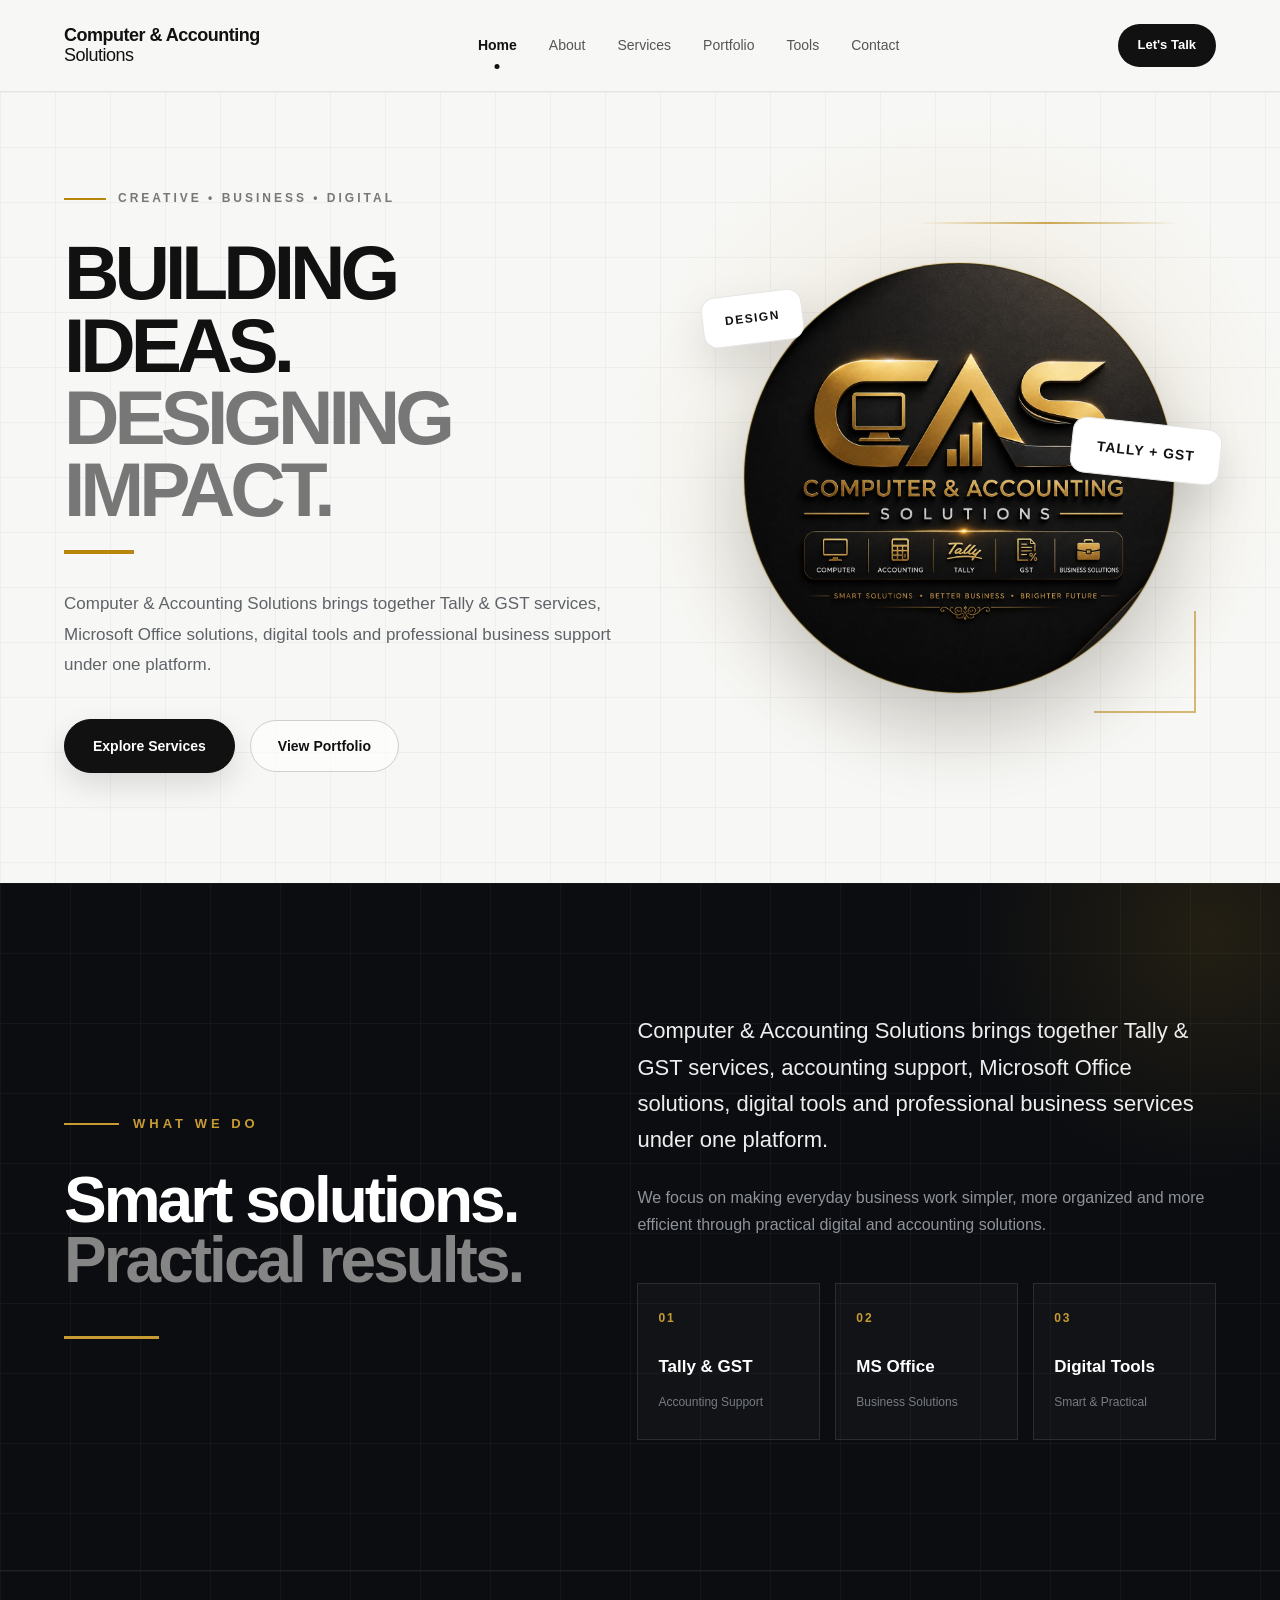
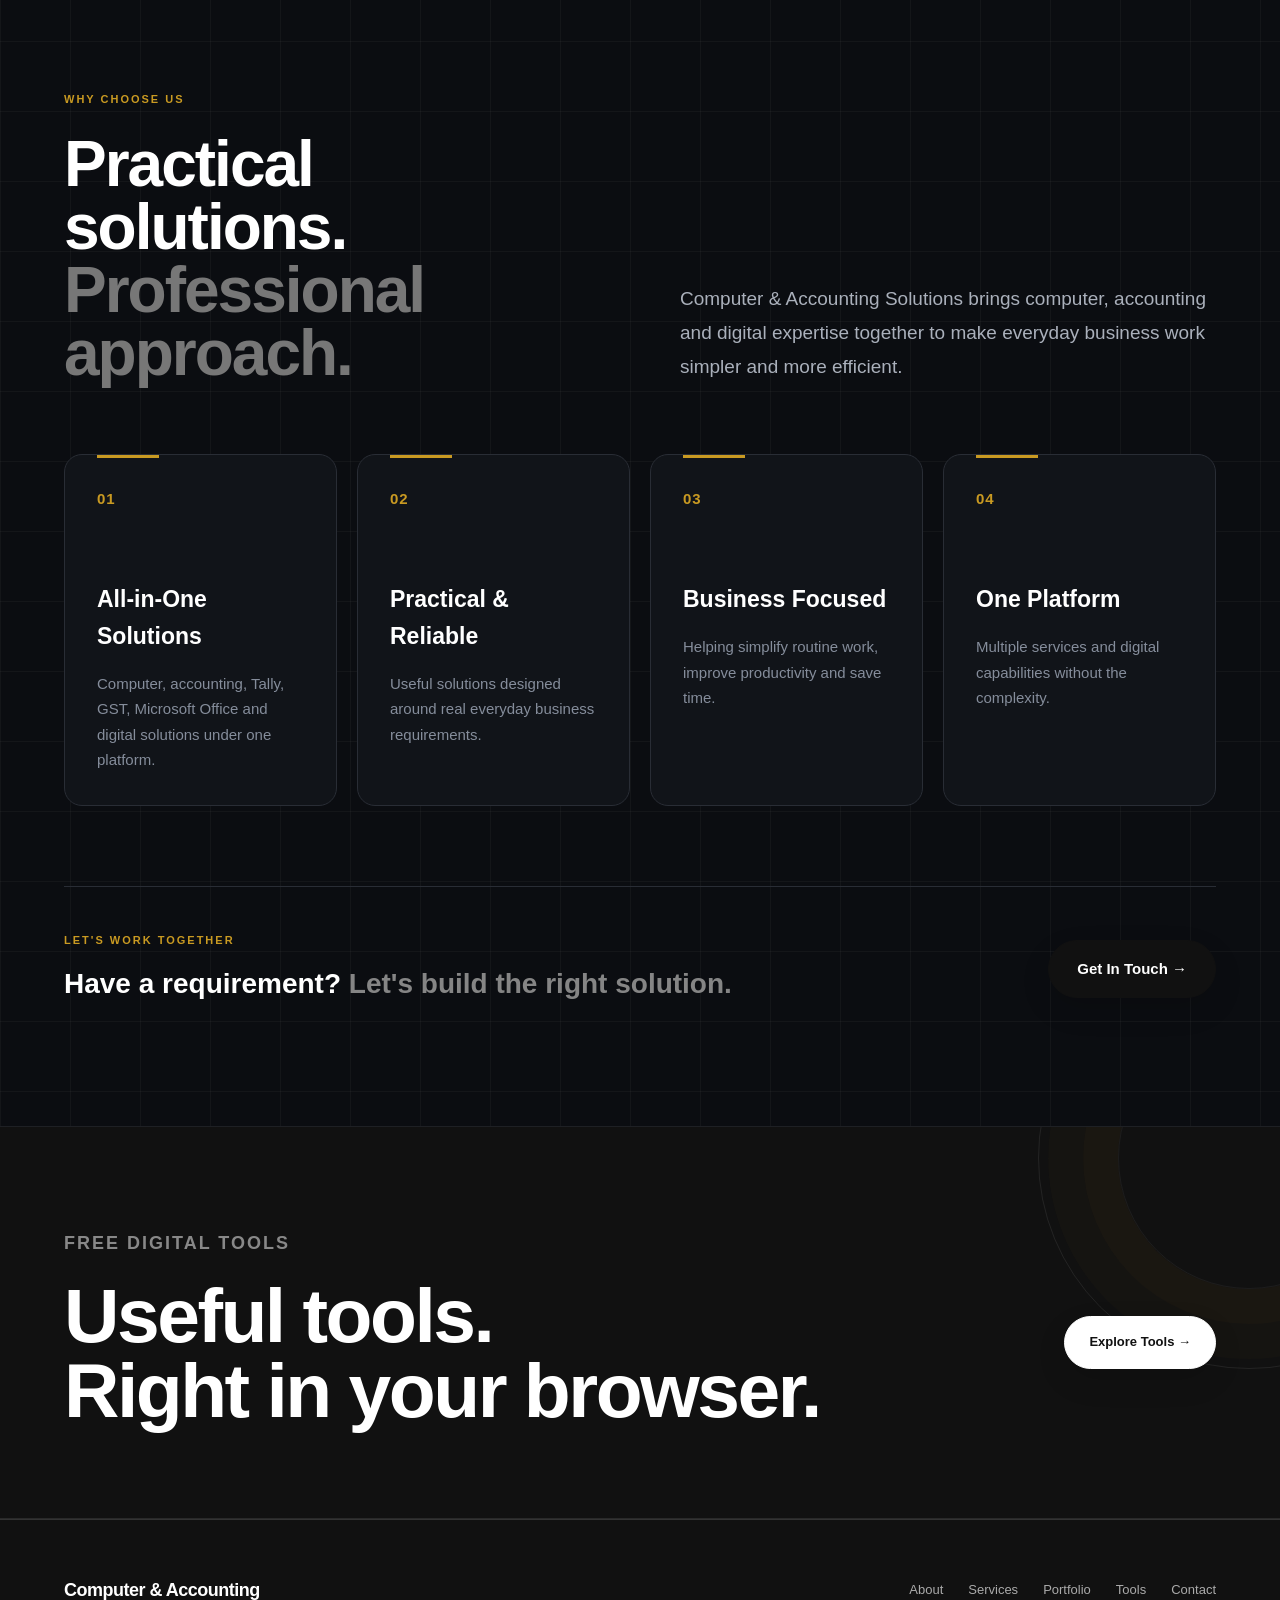
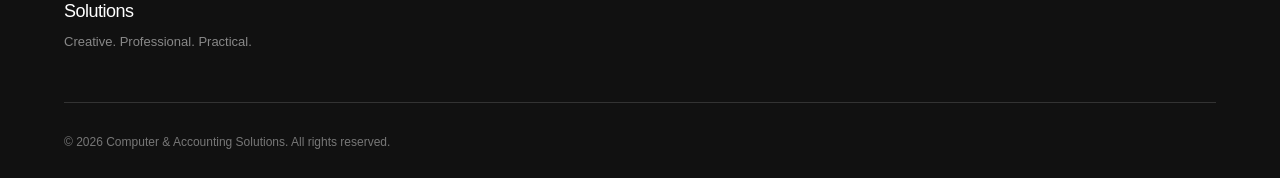
<file: index.html>
<!DOCTYPE html>
<html lang="en">

<head>
    <meta charset="UTF-8">

    <meta name="viewport" content="width=device-width, initial-scale=1.0">

  <title>Computer & Accounting Solutions | Tally, GST, Computer & Design Services</title>

    <meta name="description" content="Computer & Accounting Solutions provides Tally, GST, accounting, Microsoft Office, digital tools, graphic design and business solutions in Gujarat, India.">

<meta name="keywords" content="Tally services, GST services, accounting solutions, computer services, Microsoft Office, graphic design, business solutions, Gujarat">

<meta name="author" content="Computer & Accounting Solutions">

<link rel="canonical" href="https://abbasalidhelawala267.github.io/computer-accounting-solutions/">

<meta property="og:title" content="Computer & Accounting Solutions">

<meta property="og:description" content="Tally, GST, computer, digital, accounting and creative solutions for modern business needs.">

<meta property="og:type" content="website">

<meta property="og:url" content="https://abbasalidhelawala267.github.io/computer-accounting-solutions/">

<meta property="og:image" content="https://abbasalidhelawala267.github.io/computer-accounting-solutions/cas-logo.png">

   <link rel="stylesheet" href="style.css">
</head>

<body>

    <!-- ================= HEADER ================= -->

    <header class="header">

        <div class="container nav-container">

  <a href="index.html" class="logo">
    Computer & Accounting
    <span>Solutions</span>
</a>

            <nav class="navbar">

                <a href="index.html" class="active">Home</a>
                <a href="about.html">About</a>
                <a href="services.html">Services</a>
                <a href="portfolio.html">Portfolio</a>
                <a href="tools.html">Tools</a>
                <a href="contact.html">Contact</a>

            </nav>

            <a href="contact.html" class="nav-button">
                Let's Talk
            </a>

        </div>

    </header>


    <!-- ================= HERO ================= -->

    <main>

        <section class="hero">

            <div class="container hero-container">

                <div class="hero-content">

                    <p class="hero-label">
                        CREATIVE • BUSINESS • DIGITAL
                    </p>

                    <h1>
                        BUILDING IDEAS.
                        <br>
                        <span>DESIGNING IMPACT.</span>
                    </h1>

             <p class="hero-description">
    Computer & Accounting Solutions brings together
    Tally & GST services, Microsoft Office solutions,
    digital tools and professional business support
    under one platform.
</p>

                    <div class="hero-buttons">

                        <a href="services.html" class="primary-button">
                            Explore Services
                        </a>

                        <a href="portfolio.html" class="secondary-button">
                            View Portfolio
                        </a>

                    </div>

                </div>


                <!-- ABSTRACT VISUAL -->

         <div class="hero-visual">
<div class="visual-circle">
    <img src="cas-logo.png"
         alt="Computer & Accounting Solutions">
</div>

    <div class="visual-card card-one">
        DESIGN
    </div>

    <div class="visual-card card-two">
        TALLY + GST
    </div>

</div>

            </div>

        </section>

<!-- ================= PREMIUM INTRO ================= -->

<section class="premium-intro">

    <div class="container premium-intro-container">

        <!-- LEFT SIDE -->
        <div class="premium-intro-left">

            <div class="premium-label">
                <span></span>
                WHAT WE DO
            </div>

            <h2>
                Smart solutions.
                <br>
                <span>Practical results.</span>
            </h2>

            <div class="gold-line"></div>

        </div>


        <!-- RIGHT SIDE -->
        <div class="premium-intro-right">

            <p class="premium-intro-text">
                Computer & Accounting Solutions brings together
                Tally & GST services, accounting support, Microsoft
                Office solutions, digital tools and professional
                business services under one platform.
            </p>

            <p class="premium-intro-subtext">
                We focus on making everyday business work simpler,
                more organized and more efficient through practical
                digital and accounting solutions.
            </p>


            <!-- FEATURE BOXES -->
            <div class="intro-features">

                <div class="intro-feature">
                    <span class="feature-number">01</span>
                    <strong>Tally & GST</strong>
                    <small>Accounting Support</small>
                </div>

                <div class="intro-feature">
                    <span class="feature-number">02</span>
                    <strong>MS Office</strong>
                    <small>Business Solutions</small>
                </div>

                <div class="intro-feature">
                    <span class="feature-number">03</span>
                    <strong>Digital Tools</strong>
                    <small>Smart & Practical</small>
                </div>

            </div>

        </div>

    </div>

</section>


    <!-- ================= WHY CHOOSE US ================= -->

<section class="why-choose">
    <div class="container">

        <div class="why-heading">
            <div>
                <p class="section-label">WHY CHOOSE US</p>

                <h2>
                    Practical solutions.
                    <br>
                    <span>Professional approach.</span>
                </h2>
            </div>

            <p class="why-intro">
                Computer & Accounting Solutions brings
                computer, accounting and digital expertise
                together to make everyday business work
                simpler and more efficient.
            </p>
        </div>


        <div class="why-grid">

            <div class="why-card">
                <span>01</span>

                <h3>All-in-One Solutions</h3>

                <p>
                    Computer, accounting, Tally, GST,
                    Microsoft Office and digital solutions
                    under one platform.
                </p>
            </div>


            <div class="why-card">
                <span>02</span>

                <h3>Practical & Reliable</h3>

                <p>
                    Useful solutions designed around
                    real everyday business requirements.
                </p>
            </div>


            <div class="why-card">
                <span>03</span>

                <h3>Business Focused</h3>

                <p>
                    Helping simplify routine work,
                    improve productivity and save time.
                </p>
            </div>


            <div class="why-card">
                <span>04</span>

                <h3>One Platform</h3>

                <p>
                    Multiple services and digital
                    capabilities without the complexity.
                </p>
            </div>

        </div>


        <div class="why-cta">

            <div>
                <p class="section-label">LET'S WORK TOGETHER</p>

                <h3>
                    Have a requirement?
                    <span>Let's build the right solution.</span>
                </h3>
            </div>

            <a href="contact.html" class="primary-button">
                Get In Touch →
            </a>

        </div>

    </div>
</section>


        <!-- ================= TOOLS CTA ================= -->

        <section class="tools-cta">

            <div class="container tools-container">

                <div>

                    <p class="section-label">
                        FREE DIGITAL TOOLS
                    </p>

                    <h2>
                        Useful tools.
                        <br>
                        Right in your browser.
                    </h2>

                </div>

                <a href="tools.html" class="primary-button">
                    Explore Tools →
                </a>

            </div>

        </section>


    </main>


    <!-- ================= FOOTER ================= -->

    <footer class="footer">

        <div class="container footer-container">

        <div class="footer-brand">

    <a href="index.html" class="logo">
        Computer & Accounting
        <span>Solutions</span>
    </a>

    <p>
        Creative. Professional. Practical.
    </p>

</div>


            <div class="footer-links">

                <a href="about.html">About</a>
                <a href="services.html">Services</a>
                <a href="portfolio.html">Portfolio</a>
                <a href="tools.html">Tools</a>
                <a href="contact.html">Contact</a>

            </div>


            <div class="footer-bottom">

                <p>
                   © 2026 Computer & Accounting Solutions. All rights reserved.
                </p>

            </div>

        </div>

    </footer>


   <script src="script.js"></script>

</body>

</html>
</file>
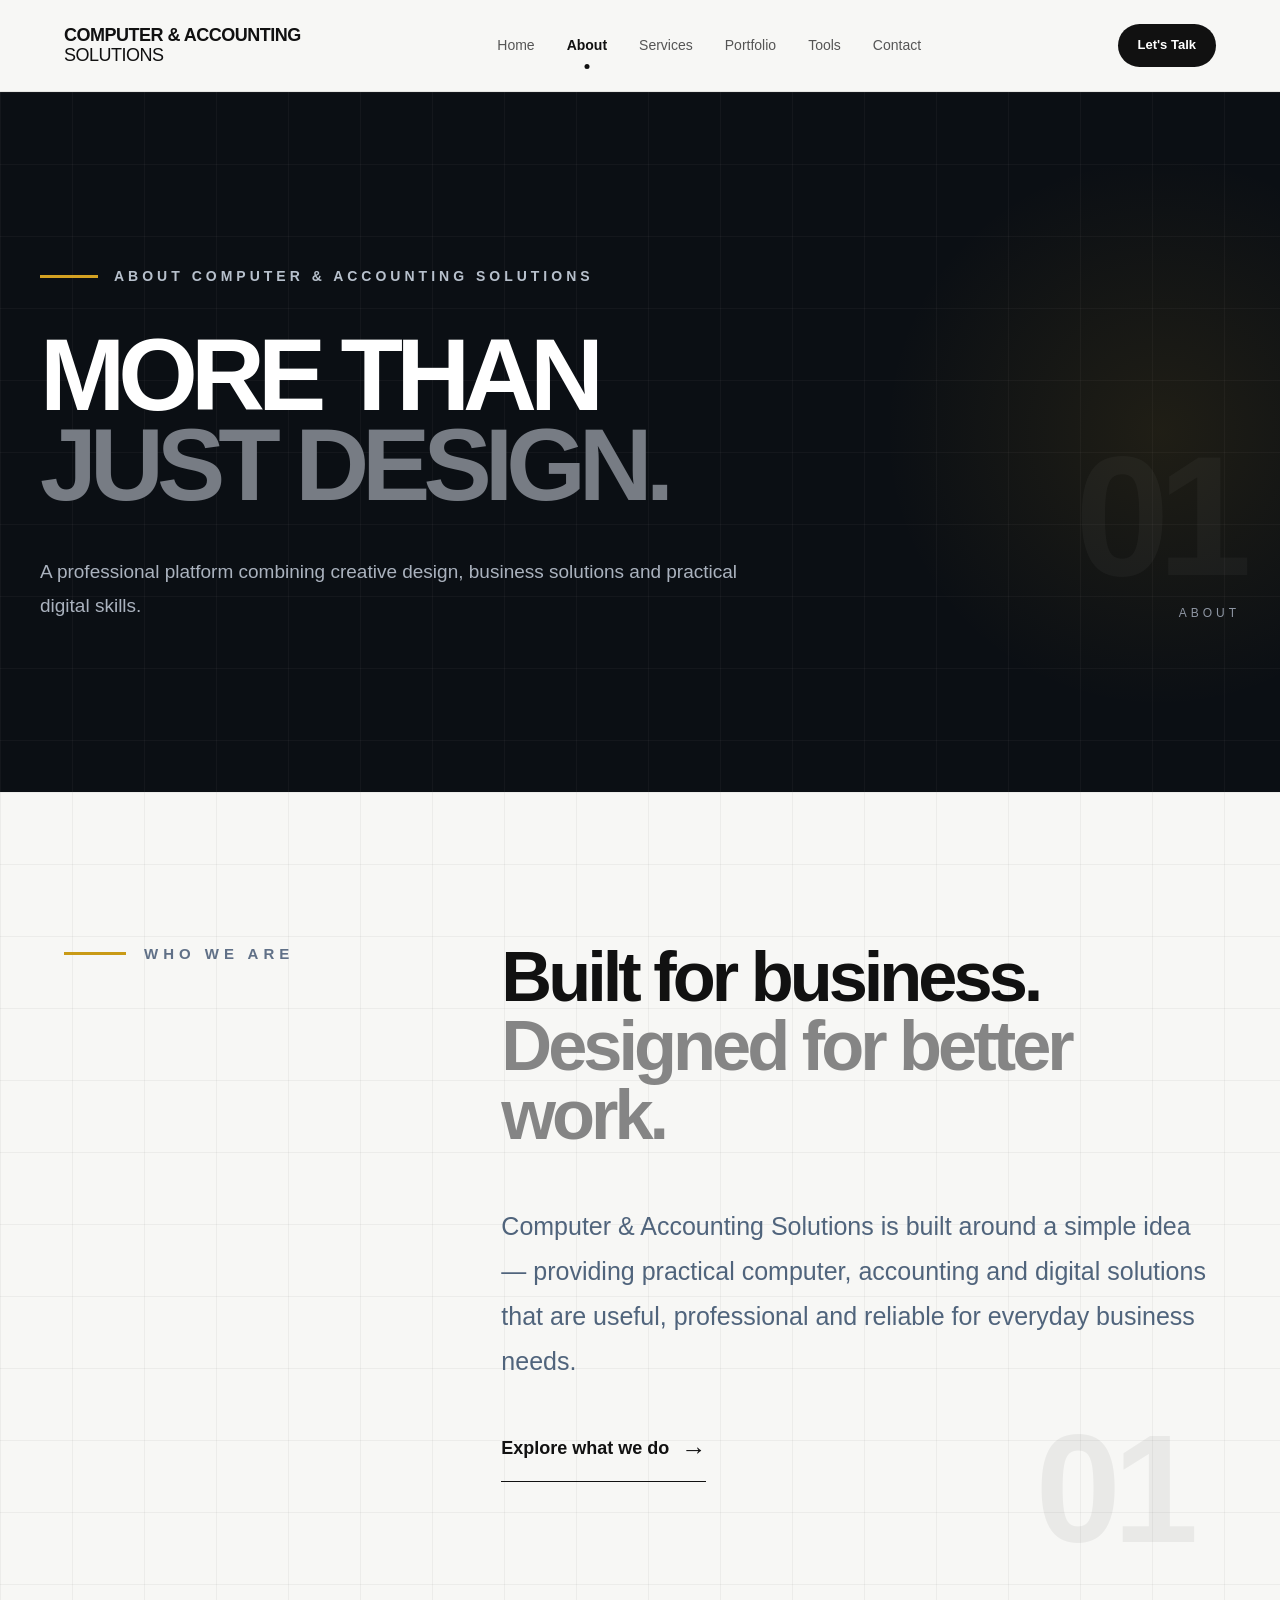
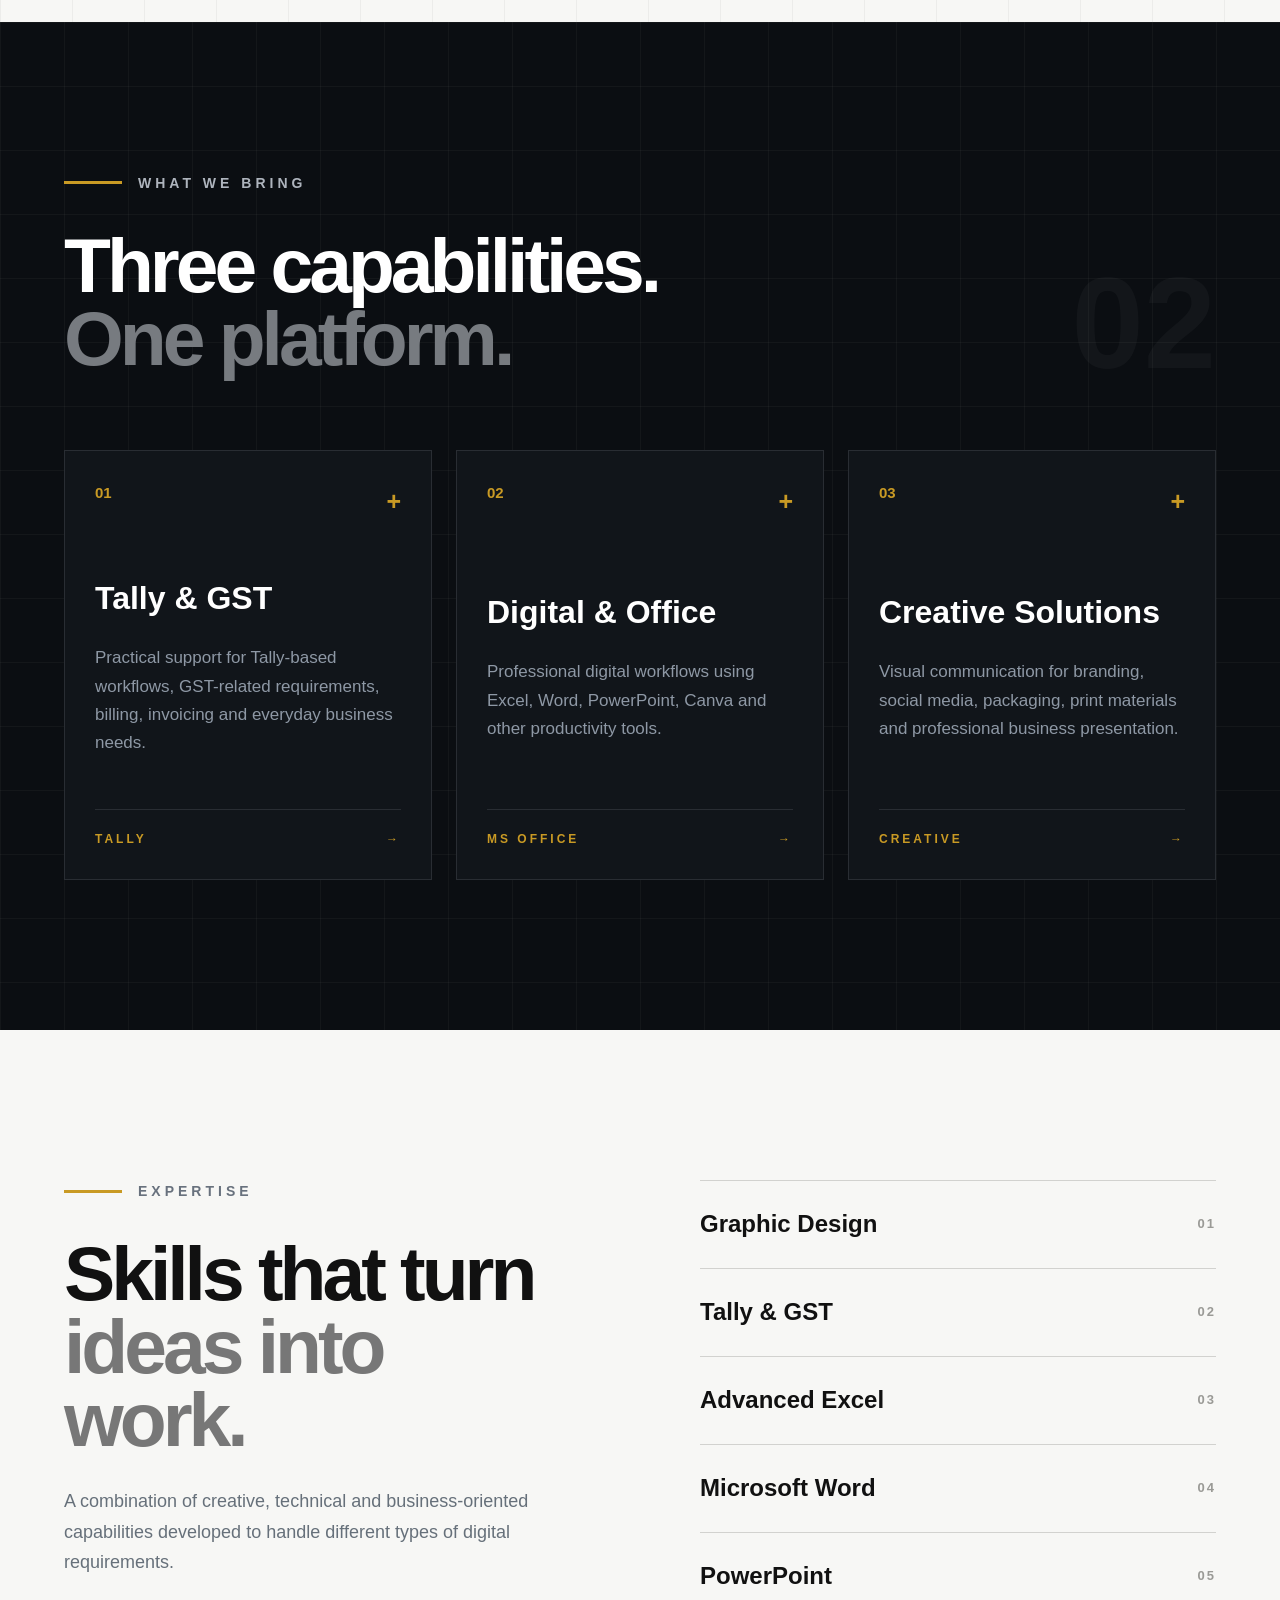
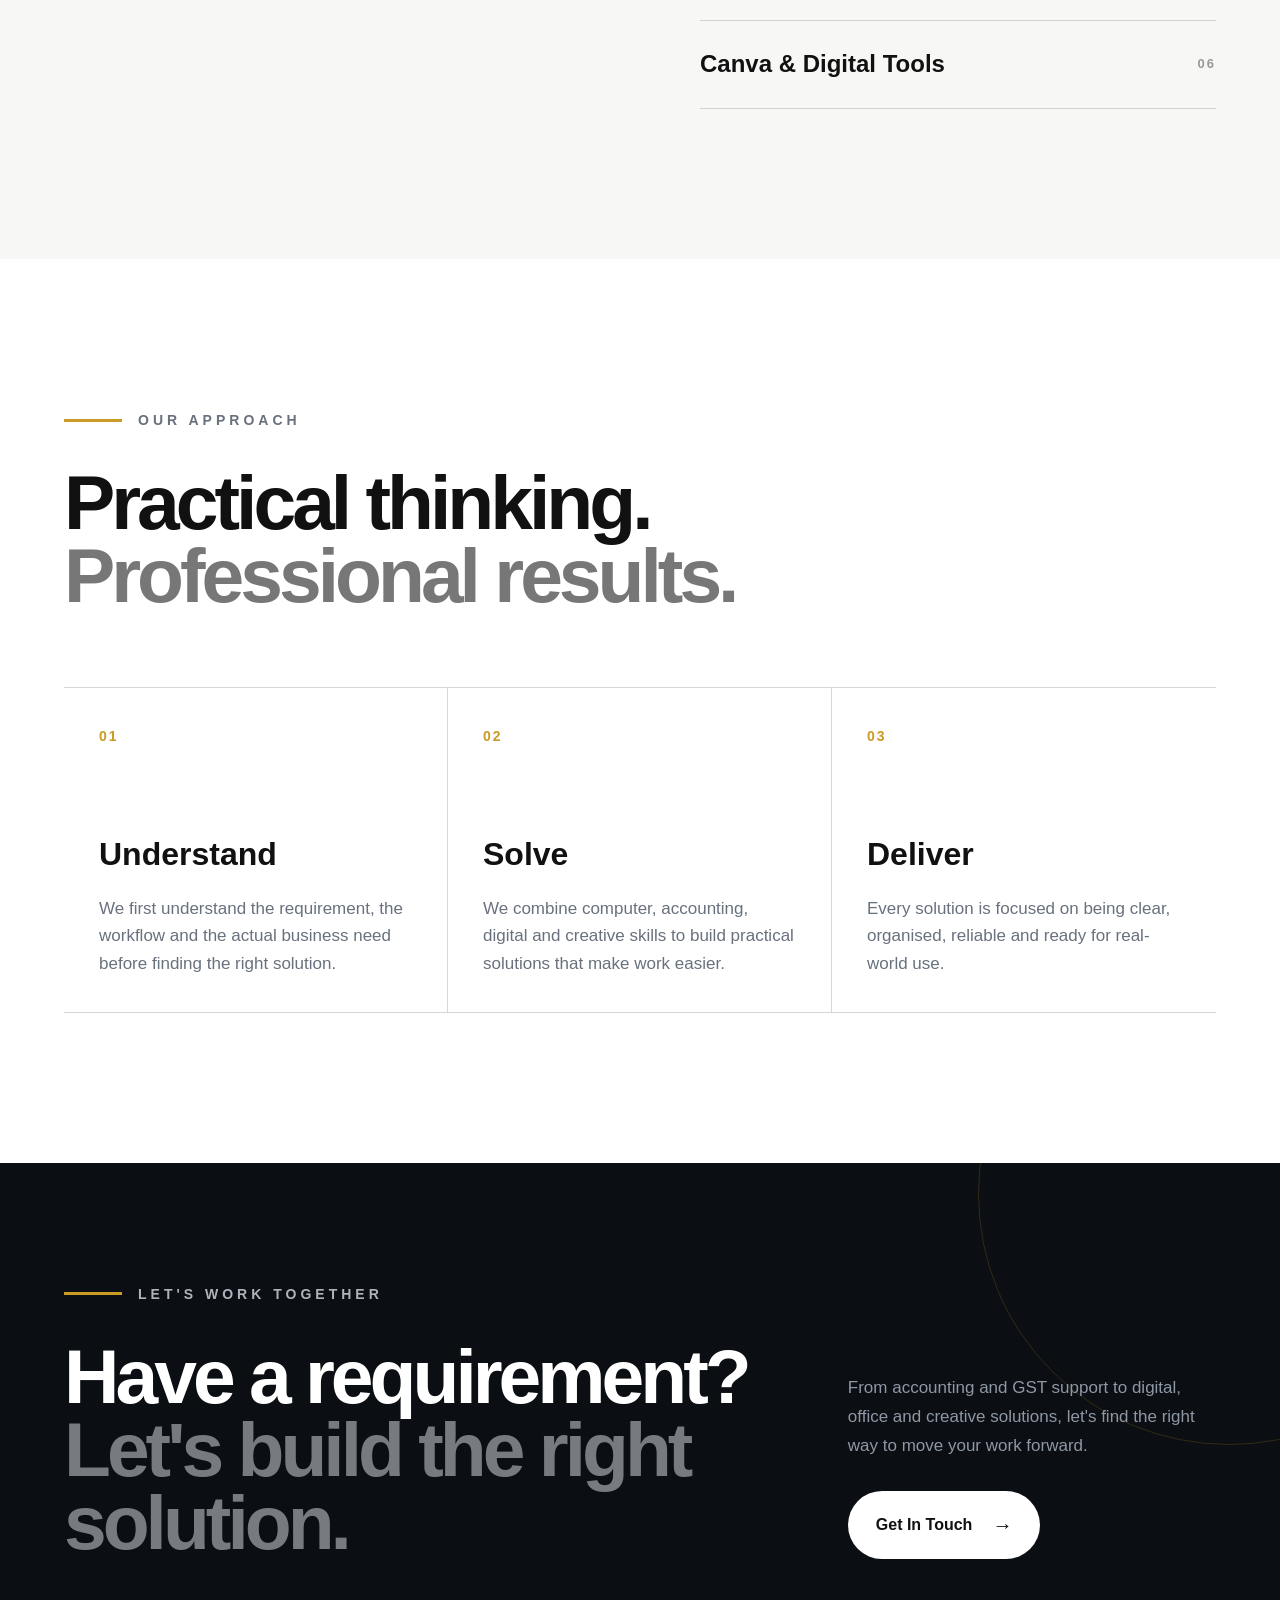
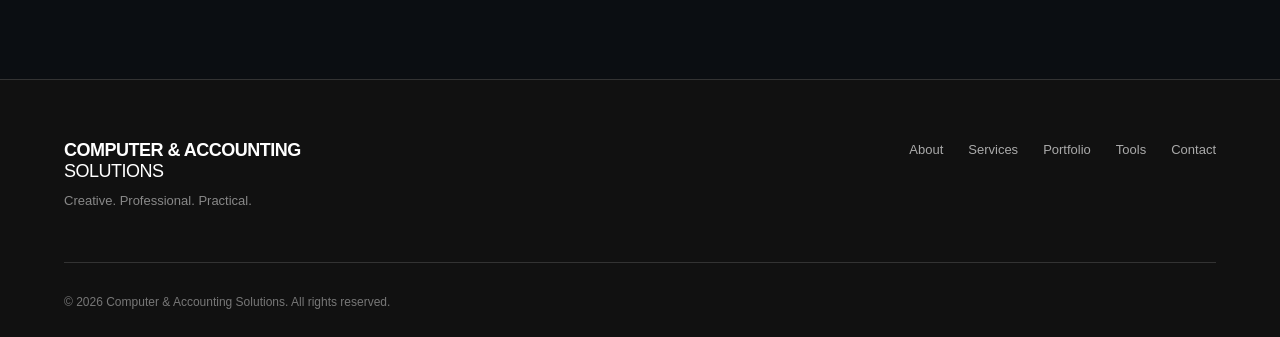
<file: about.html>
<!DOCTYPE html>
<html lang="en">

<head>

    <meta charset="UTF-8">

    <meta name="viewport" content="width=device-width, initial-scale=1.0">

   <title>About | Computer & Accounting Solutions</title>

    <meta name="description" content="Learn about Computer & Accounting Solutions and our practical approach to Tally, GST, computer, digital and creative business solutions.">

<link rel="canonical" href="https://abbasalidhelawala267.github.io/computer-accounting-solutions/about.html">

<meta property="og:title" content="About | Computer & Accounting Solutions">
<meta property="og:description" content="Learn about Computer & Accounting Solutions and our practical approach to digital and business solutions.">
<meta property="og:type" content="website">
<meta property="og:url" content="https://abbasalidhelawala267.github.io/computer-accounting-solutions/about.html">

    <link rel="stylesheet" href="style.css">

</head>


<body>


    <!-- =====================================================
         HEADER
         ===================================================== -->

    <header class="header">

        <div class="container nav-container">


          <a href="index.html" class="logo">
    COMPUTER & ACCOUNTING<span>SOLUTIONS</span>
</a>


            <nav class="navbar">

                <a href="index.html">Home</a>

                <a href="about.html" class="active">
                    About
                </a>

                <a href="services.html">
                    Services
                </a>

                <a href="portfolio.html">
                    Portfolio
                </a>

                <a href="tools.html">
                    Tools
                </a>

                <a href="contact.html">
                    Contact
                </a>

            </nav>


            <a href="contact.html" class="nav-button">
                Let's Talk
            </a>


        </div>

    </header>


<main>

    <!-- =====================================================
         ABOUT HERO
         ===================================================== -->

    <section class="about-hero">
        <div class="container about-hero-container">

            <div class="about-hero-content">

                <p class="hero-label">
                    ABOUT COMPUTER & ACCOUNTING SOLUTIONS
                </p>

                <h1>
                    MORE THAN
                    <br>
                    <span>JUST DESIGN.</span>
                </h1>

                <p class="about-hero-description">
                    A professional platform combining
                    creative design, business solutions
                    and practical digital skills.
                </p>

            </div>

            <div class="about-hero-number">
                <span>01</span>
                <p>ABOUT</p>
            </div>

        </div>
    </section>


<!-- =================================================
     WHO WE ARE
     ================================================= -->

<section class="about-intro">

    <div class="container about-intro-grid">

        <div class="section-label">
            WHO WE ARE
        </div>

        <div class="about-intro-content">

            <h2>
                Built for business.
                <span>Designed for better work.</span>
            </h2>

            <p>
                Computer & Accounting Solutions is built around
                a simple idea — providing practical computer,
                accounting and digital solutions that are useful,
                professional and reliable for everyday business needs.
            </p>

            <a href="services.html" class="text-link">
                Explore what we do
                <span>→</span>
            </a>

        </div>

    </div>

    <div class="about-section-number">
        01
    </div>

</section>


    <!-- =====================================================
         WHAT WE BRING
         ===================================================== -->

    <section class="about-bring-section">

        <div class="container">

            <div class="about-bring-heading">

                <div>
                    <p class="about-section-label dark-label">
                        <span></span>
                        WHAT WE BRING
                    </p>

                    <h2>
                        Three capabilities.
                        <br>
                        <span>One platform.</span>
                    </h2>
                </div>

                <div class="about-heading-number">
                    02
                </div>

            </div>


            <div class="about-capability-grid">

                <article class="about-capability-card">

                    <div class="capability-top">
                        <span>01</span>
                        <span>+</span>
                    </div>

                    <div class="capability-content">

                        <h3>
                            Tally & GST
                        </h3>

                        <p>
                            Practical support for Tally-based workflows,
                            GST-related requirements, billing, invoicing
                            and everyday business needs.
                        </p>

                    </div>

                    <div class="capability-footer">
                        TALLY
                        <span>→</span>
                    </div>

                </article>


                <article class="about-capability-card">

                    <div class="capability-top">
                        <span>02</span>
                        <span>+</span>
                    </div>

                    <div class="capability-content">

                        <h3>
                            Digital & Office
                        </h3>

                        <p>
                            Professional digital workflows using Excel,
                            Word, PowerPoint, Canva and other productivity
                            tools.
                        </p>

                    </div>

                    <div class="capability-footer">
                        MS OFFICE
                        <span>→</span>
                    </div>

                </article>


                <article class="about-capability-card">

                    <div class="capability-top">
                        <span>03</span>
                        <span>+</span>
                    </div>

                    <div class="capability-content">

                        <h3>
                            Creative Solutions
                        </h3>

                        <p>
                            Visual communication for branding, social media,
                            packaging, print materials and professional
                            business presentation.
                        </p>

                    </div>

                    <div class="capability-footer">
                        CREATIVE
                        <span>→</span>
                    </div>

                </article>

            </div>

        </div>

    </section>


    <!-- =====================================================
         EXPERTISE
         ===================================================== -->

    <section class="about-expertise-section">

        <div class="container">

            <div class="about-expertise-grid">

                <div class="about-expertise-heading">

                    <p class="about-section-label">
                        <span></span>
                        EXPERTISE
                    </p>

                    <h2>
                        Skills that turn
                        <br>
                        <span>ideas into work.</span>
                    </h2>

                    <p>
                        A combination of creative, technical and
                        business-oriented capabilities developed
                        to handle different types of digital
                        requirements.
                    </p>

                </div>


                <div class="about-skills-list">

                    <div class="about-skill-row">
                        <span>Graphic Design</span>
                        <span>01</span>
                    </div>

                    <div class="about-skill-row">
                        <span>Tally & GST</span>
                        <span>02</span>
                    </div>

                    <div class="about-skill-row">
                        <span>Advanced Excel</span>
                        <span>03</span>
                    </div>

                    <div class="about-skill-row">
                        <span>Microsoft Word</span>
                        <span>04</span>
                    </div>

                    <div class="about-skill-row">
                        <span>PowerPoint</span>
                        <span>05</span>
                    </div>

                    <div class="about-skill-row">
                        <span>Canva & Digital Tools</span>
                        <span>06</span>
                    </div>

                </div>

            </div>

        </div>

    </section>

<!-- =====================================================
     OUR APPROACH
     ===================================================== -->

<section class="about-approach-section">

    <div class="container">

        <div class="about-approach-heading">

            <p class="about-section-label">
                <span></span>
                OUR APPROACH
            </p>

            <h2>
                Practical thinking.
                <br>
                <span>Professional results.</span>
            </h2>

        </div>


        <div class="about-approach-grid">

            <!-- APPROACH 01 -->
            <article class="approach-card">

                <span class="approach-number">01</span>

                <h3>Understand</h3>

                <p>
                    We first understand the requirement,
                    the workflow and the actual business need
                    before finding the right solution.
                </p>

            </article>


            <!-- APPROACH 02 -->
            <article class="approach-card">

                <span class="approach-number">02</span>

                <h3>Solve</h3>

                <p>
                    We combine computer, accounting,
                    digital and creative skills to build
                    practical solutions that make work easier.
                </p>

            </article>


            <!-- APPROACH 03 -->
            <article class="approach-card">

                <span class="approach-number">03</span>

                <h3>Deliver</h3>

                <p>
                    Every solution is focused on being
                    clear, organised, reliable and ready
                    for real-world use.
                </p>

            </article>

        </div>

    </div>

</section>


 <!-- =================================================
     FINAL CTA
     ================================================= -->

<section class="about-final-cta">

    <div class="container">

        <div class="about-final-cta-inner">

            <div>

                <p class="about-section-label cta-label">
                    <span></span>
                    LET'S WORK TOGETHER
                </p>

                <h2>
                    Have a requirement?
                    <br>
                    <span>Let's build the right solution.</span>
                </h2>

            </div>


            <div class="about-final-cta-action">

                <p>
                    From accounting and GST support to
                    digital, office and creative solutions,
                    let's find the right way to move your
                    work forward.
                </p>

                <a href="contact.html" class="about-cta-button">
                    Get In Touch
                    <span>→</span>
                </a>

            </div>

        </div>

    </div>

</section>

</main>



    <!-- =====================================================
         FOOTER
         ===================================================== -->

    <footer class="footer">

        <div class="container footer-container">


            <div class="footer-brand">

            <a href="index.html" class="logo">
    COMPUTER & ACCOUNTING<span>SOLUTIONS</span>
</a>


                <p>
                    Creative. Professional. Practical.
                </p>

            </div>



            <div class="footer-links">

                <a href="about.html">
                    About
                </a>

                <a href="services.html">
                    Services
                </a>

                <a href="portfolio.html">
                    Portfolio
                </a>

                <a href="tools.html">
                    Tools
                </a>

                <a href="contact.html">
                    Contact
                </a>

            </div>



            <div class="footer-bottom">

                <p>
            © 2026 Computer & Accounting Solutions.
All rights reserved.
                </p>

            </div>


        </div>

    </footer>



    <script src="script.js"></script>

</body>

</html>
</file>
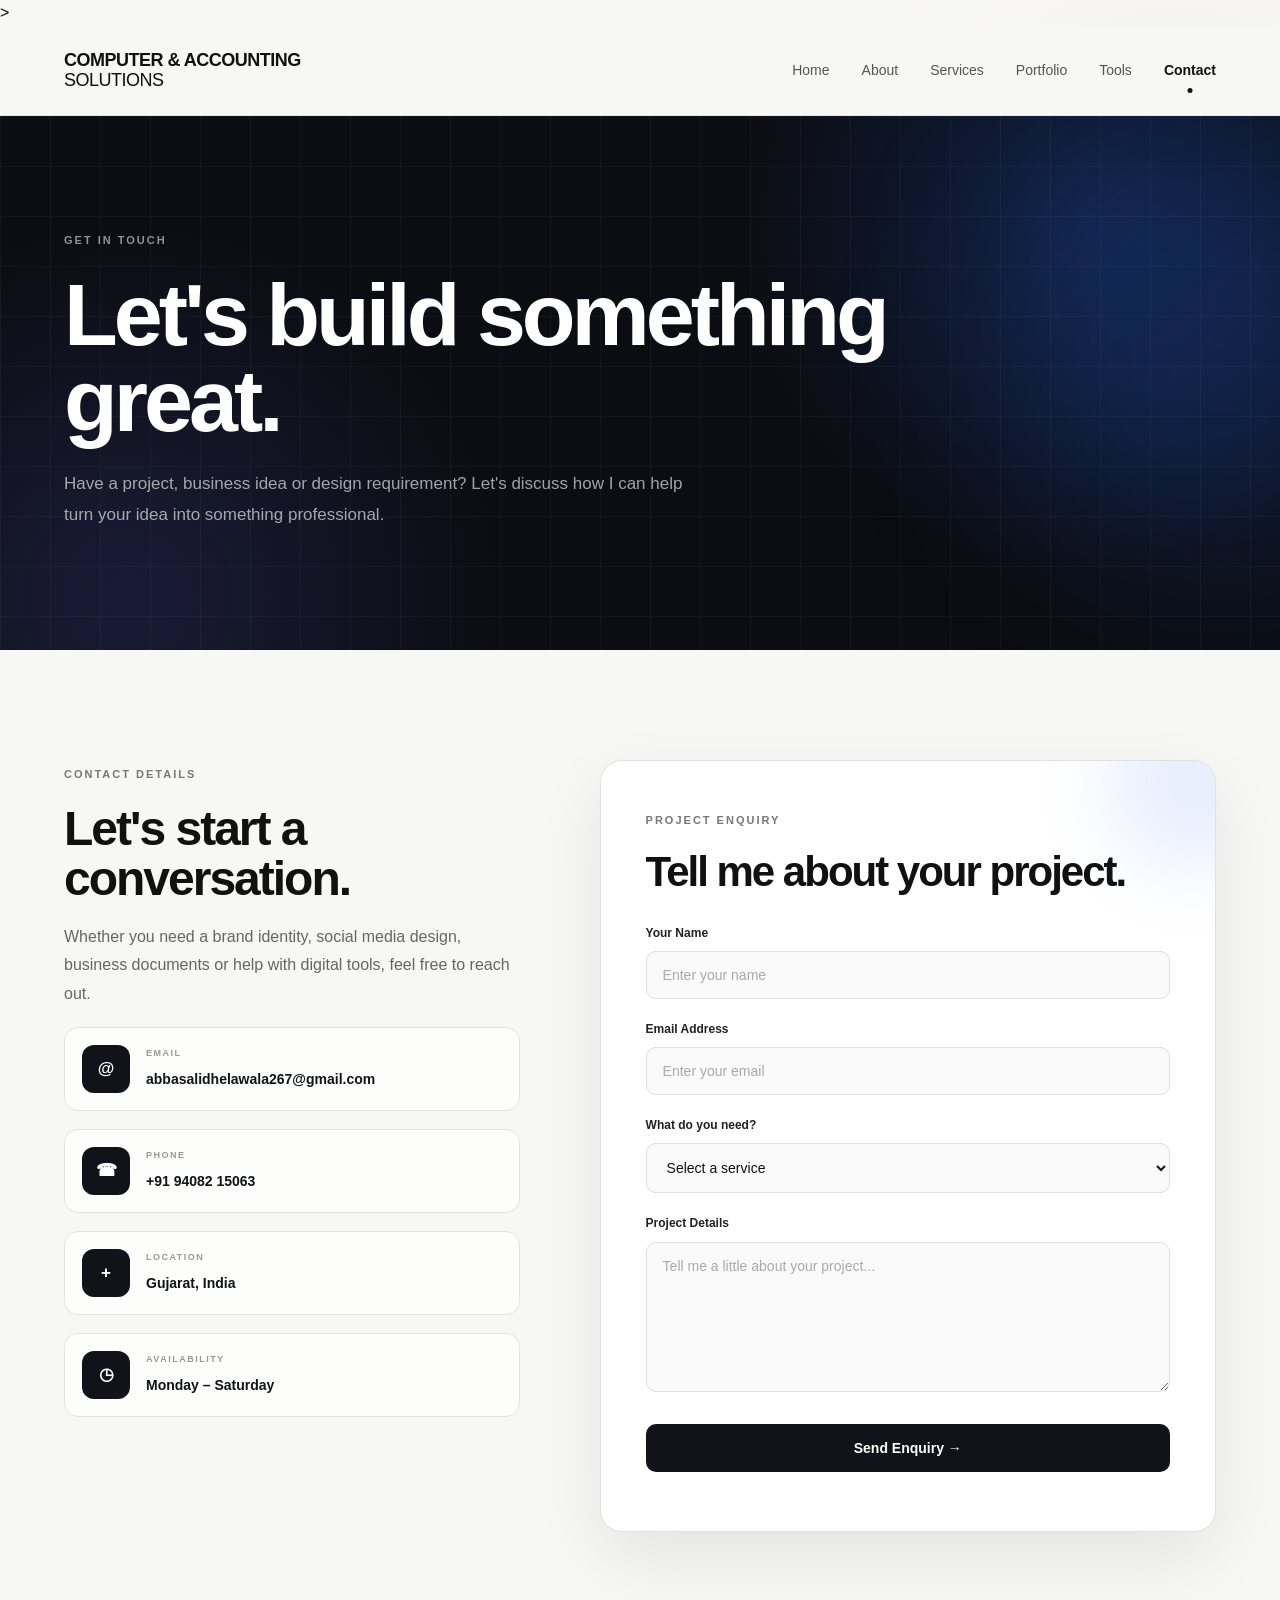
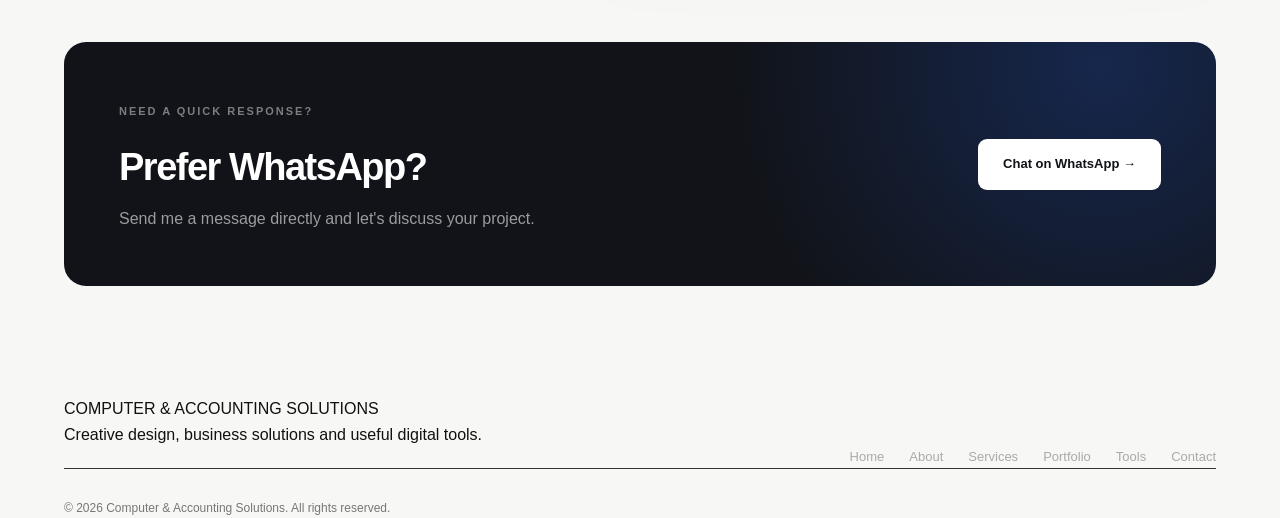
<file: contact.html>
<!DOCTYPE html>
<html lang="en">

<head>

    <meta charset="UTF-8">

    <meta
        name="viewport"
        content="width=device-width, initial-scale=1.0"
    >

   <title>Contact | Computer & Accounting Solutions</title>

<meta name="description" content="Contact Computer & Accounting Solutions for Tally, GST, accounting, computer, digital and creative business services.">

<link rel="canonical" href="https://abbasalidhelawala267.github.io/computer-accounting-solutions/contact.html">

<meta property="og:title" content="Contact | Computer & Accounting Solutions">
<meta property="og:description" content="Get in touch with Computer & Accounting Solutions for business and digital services.">
<meta property="og:type" content="website">
<meta property="og:url" content="https://abbasalidhelawala267.github.io/computer-accounting-solutions/contact.html">

   <link rel="stylesheet" href="style.css">
    >

</head>


<body>

<!-- =====================================================
     HEADER
     ===================================================== -->

<header class="header">

    <div class="container nav-container">

        <!-- LOGO -->

     <a href="index.html" class="logo">
    COMPUTER & ACCOUNTING
    <span>SOLUTIONS</span>
</a>


        <!-- NAVIGATION -->

        <nav class="navbar">

            <a href="index.html">
                Home
            </a>

            <a href="about.html">
                About
            </a>

            <a href="services.html">
                Services
            </a>

            <a href="portfolio.html">
                Portfolio
            </a>

            <a href="tools.html">
                Tools
            </a>

            <a
                href="contact.html"
                class="active"
            >
                Contact
            </a>

        </nav>

    </div>

</header>



    <!-- =====================================================
         CONTACT HERO
         ===================================================== -->

    <section class="contact-hero">

        <div class="container">


            <div class="contact-hero-content">

                <span class="section-label">
                    GET IN TOUCH
                </span>


                <h1>
                    Let's build something
                    <span>great.</span>
                </h1>


                <p>
                    Have a project, business idea or design
                    requirement? Let's discuss how I can help
                    turn your idea into something professional.
                </p>


            </div>


        </div>

    </section>



    <!-- =====================================================
         CONTACT SECTION
         ===================================================== -->

    <section class="contact-section">

        <div class="container contact-grid">


            <!-- =================================================
                 LEFT SIDE
                 ================================================= -->

            <div class="contact-info">


                <span class="section-label">
                    CONTACT DETAILS
                </span>


                <h2>
                    Let's start a
                    conversation.
                </h2>


                <p>
                    Whether you need a brand identity, social
                    media design, business documents or help
                    with digital tools, feel free to reach out.
                </p>


                <!-- EMAIL -->

                <div class="contact-detail">

                    <div class="contact-icon">
                        @
                    </div>

                    <div>

                        <small>
                            EMAIL
                        </small>

                    <a href="mailto:abbasalidhelawala267@gmail.com">
    abbasalidhelawala267@gmail.com
</a>

                    </div>

                </div>



                <!-- PHONE -->

                <div class="contact-detail">

                    <div class="contact-icon">
                        ☎
                    </div>

                    <div>

                        <small>
                            PHONE
                        </small>

                        <a href="tel:+910000000000">
                            +91 94082 15063
                        </a>

                    </div>

                </div>



                <!-- LOCATION -->

                <div class="contact-detail">

                    <div class="contact-icon">
                        +
                    </div>

                    <div>

                        <small>
                            LOCATION
                        </small>

                        <span>
                            Gujarat, India
                        </span>

                    </div>

                </div>



                <!-- BUSINESS HOURS -->

                <div class="contact-detail">

                    <div class="contact-icon">
                        ◷
                    </div>

                    <div>

                        <small>
                            AVAILABILITY
                        </small>

                        <span>
                            Monday – Saturday
                        </span>

                    </div>

                </div>


            </div>



            <!-- =================================================
                 RIGHT SIDE FORM
                 ================================================= -->

            <div class="contact-form-wrapper">


                <span class="section-label">
                    PROJECT ENQUIRY
                </span>


                <h2>
                    Tell me about
                    your project.
                </h2>


            <form
    id="contactForm"
    action="https://formspree.io/f/mbgjnbwl"
    method="POST"
>


                    <!-- NAME -->

                    <div class="form-group">

                        <label for="contactName">
                            Your Name
                        </label>

                   <input 
    type="text" 
    id="contactName" 
    name="name"
    placeholder="Enter your name" 
    required 
>
                    </div>



                    <!-- EMAIL -->

                    <div class="form-group">

                        <label for="contactEmail">
                            Email Address
                        </label>

                     <input 
    type="email" 
    id="contactEmail" 
    name="email"
    placeholder="Enter your email" 
    required 
>

                    </div>



                    <!-- SERVICE -->

                    <div class="form-group">

                        <label for="contactService">
                            What do you need?
                        </label>

                  <select
    id="contactService"
    name="service"
    required
>

                            <option value="">
                                Select a service
                            </option>

                            <option>
                                Logo & Brand Identity
                            </option>

                            <option>
                                Packaging Design
                            </option>

                            <option>
                                Social Media Design
                            </option>

                            <option>
                                Brochure / Catalogue
                            </option>

                            <option>
                                Flyer / Poster
                            </option>

                            <option>
                                Visiting Card
                            </option>

                            <option>
                                Website Design
                            </option>

                            <option>
                                Printing Solution
                            </option>

                            <option>
                                Other
                            </option>

                        </select>

                    </div>



                    <!-- MESSAGE -->

                    <div class="form-group">

                        <label for="contactMessage">
                            Project Details
                        </label>

                  <textarea
    id="contactMessage"
    name="message"
    rows="6"
    placeholder="Tell me a little about your project..."
    required
></textarea>

                    </div>



                    <!-- SUBMIT -->

                    <button
                        type="submit"
                        class="contact-submit"
                    >

                        Send Enquiry
                        →

                    </button>


                    <p
                        id="contactMessageStatus"
                        class="contact-status"
                    ></p>


                </form>


            </div>


        </div>

    </section>



    <!-- =====================================================
         QUICK CONTACT CTA
         ===================================================== -->

    <section class="contact-cta">

        <div class="container">


            <div class="contact-cta-inner">


                <div>

                    <span class="section-label">
                        NEED A QUICK RESPONSE?
                    </span>


                    <h2>
                        Prefer WhatsApp?
                    </h2>


                    <p>
                        Send me a message directly and let's
                        discuss your project.
                    </p>

                </div>


                <a
                    href="https://wa.me/919408215063"
                    class="whatsapp-button"
                    target="_blank"
                >

                    Chat on WhatsApp
                    →

                </a>


            </div>


        </div>

    </section>



    <!-- =====================================================
         FOOTER
         ===================================================== -->

    <footer class="site-footer">

        <div class="container footer-inner">


            <div>

             <div class="footer-logo">
    COMPUTER & ACCOUNTING SOLUTIONS
</div>

                <p>
                    Creative design, business solutions
                    and useful digital tools.
                </p>

            </div>


            <div class="footer-links">

                <a href="index.html">
                    Home
                </a>

                <a href="about.html">
                    About
                </a>

                <a href="services.html">
                    Services
                </a>

                <a href="portfolio.html">
                    Portfolio
                </a>

                <a href="tools.html">
                    Tools
                </a>

                <a href="contact.html">
                    Contact
                </a>

            </div>


        </div>


        <div class="container footer-bottom">

            <p>
              © 2026 Computer & Accounting Solutions. All rights reserved.
            </p>

        </div>

    </footer>


<script>
    document.getElementById("contactForm").addEventListener("submit", async function(event) {
        event.preventDefault();

        var form = this;
        var status = document.getElementById("contactMessageStatus");
        var button = form.querySelector(".contact-submit");

        button.disabled = true;
        button.textContent = "Sending...";

        try {
            var response = await fetch(form.action, {
                method: "POST",
                body: new FormData(form),
                headers: {
                    "Accept": "application/json"
                }
            });

            if (response.ok) {
                status.textContent = "✓ Enquiry sent successfully! I'll get back to you soon.";
                form.reset();
                button.textContent = "Enquiry Sent ✓";
            } else {
                status.textContent = "Something went wrong. Please try again.";
                button.textContent = "Send Enquiry →";
            }

        } catch (error) {
            status.textContent = "Unable to send enquiry. Please try again.";
            button.textContent = "Send Enquiry →";
        }

        button.disabled = false;
    });
</script>

   

</body>

</html>
</file>
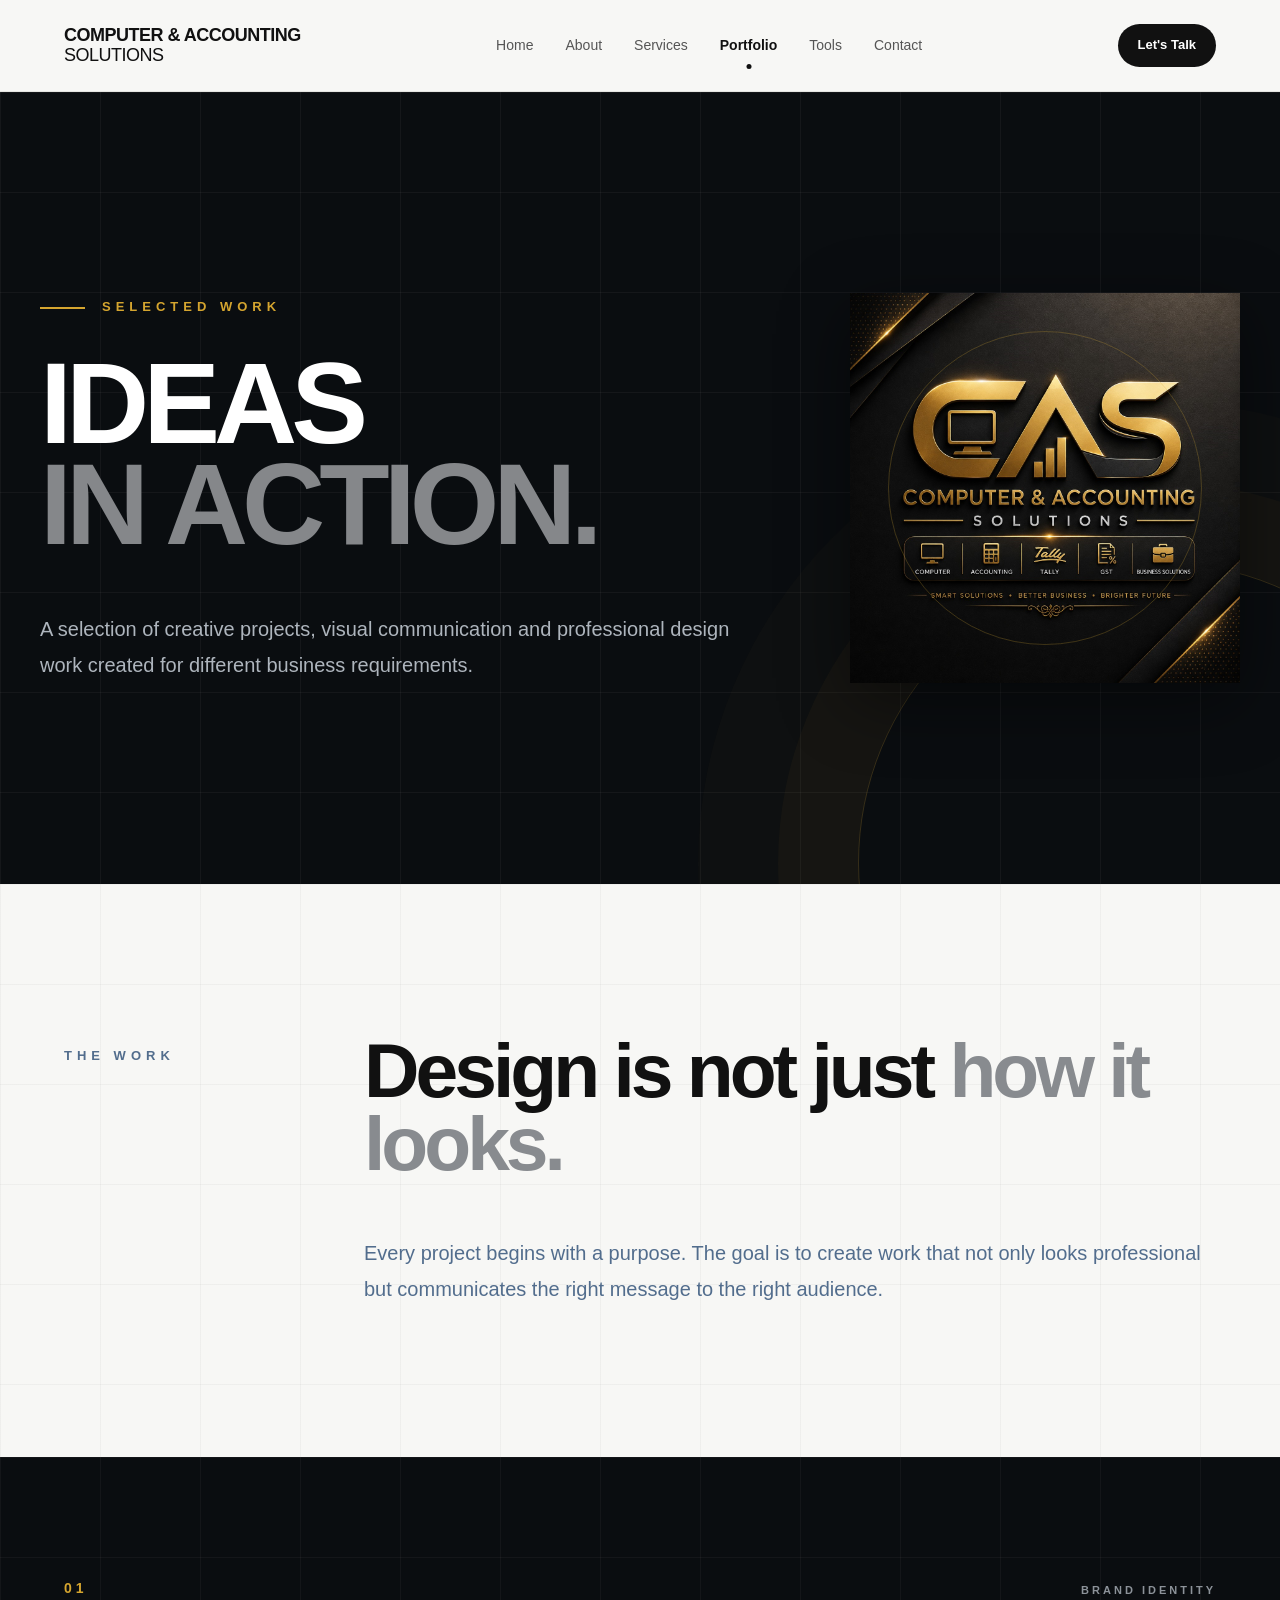
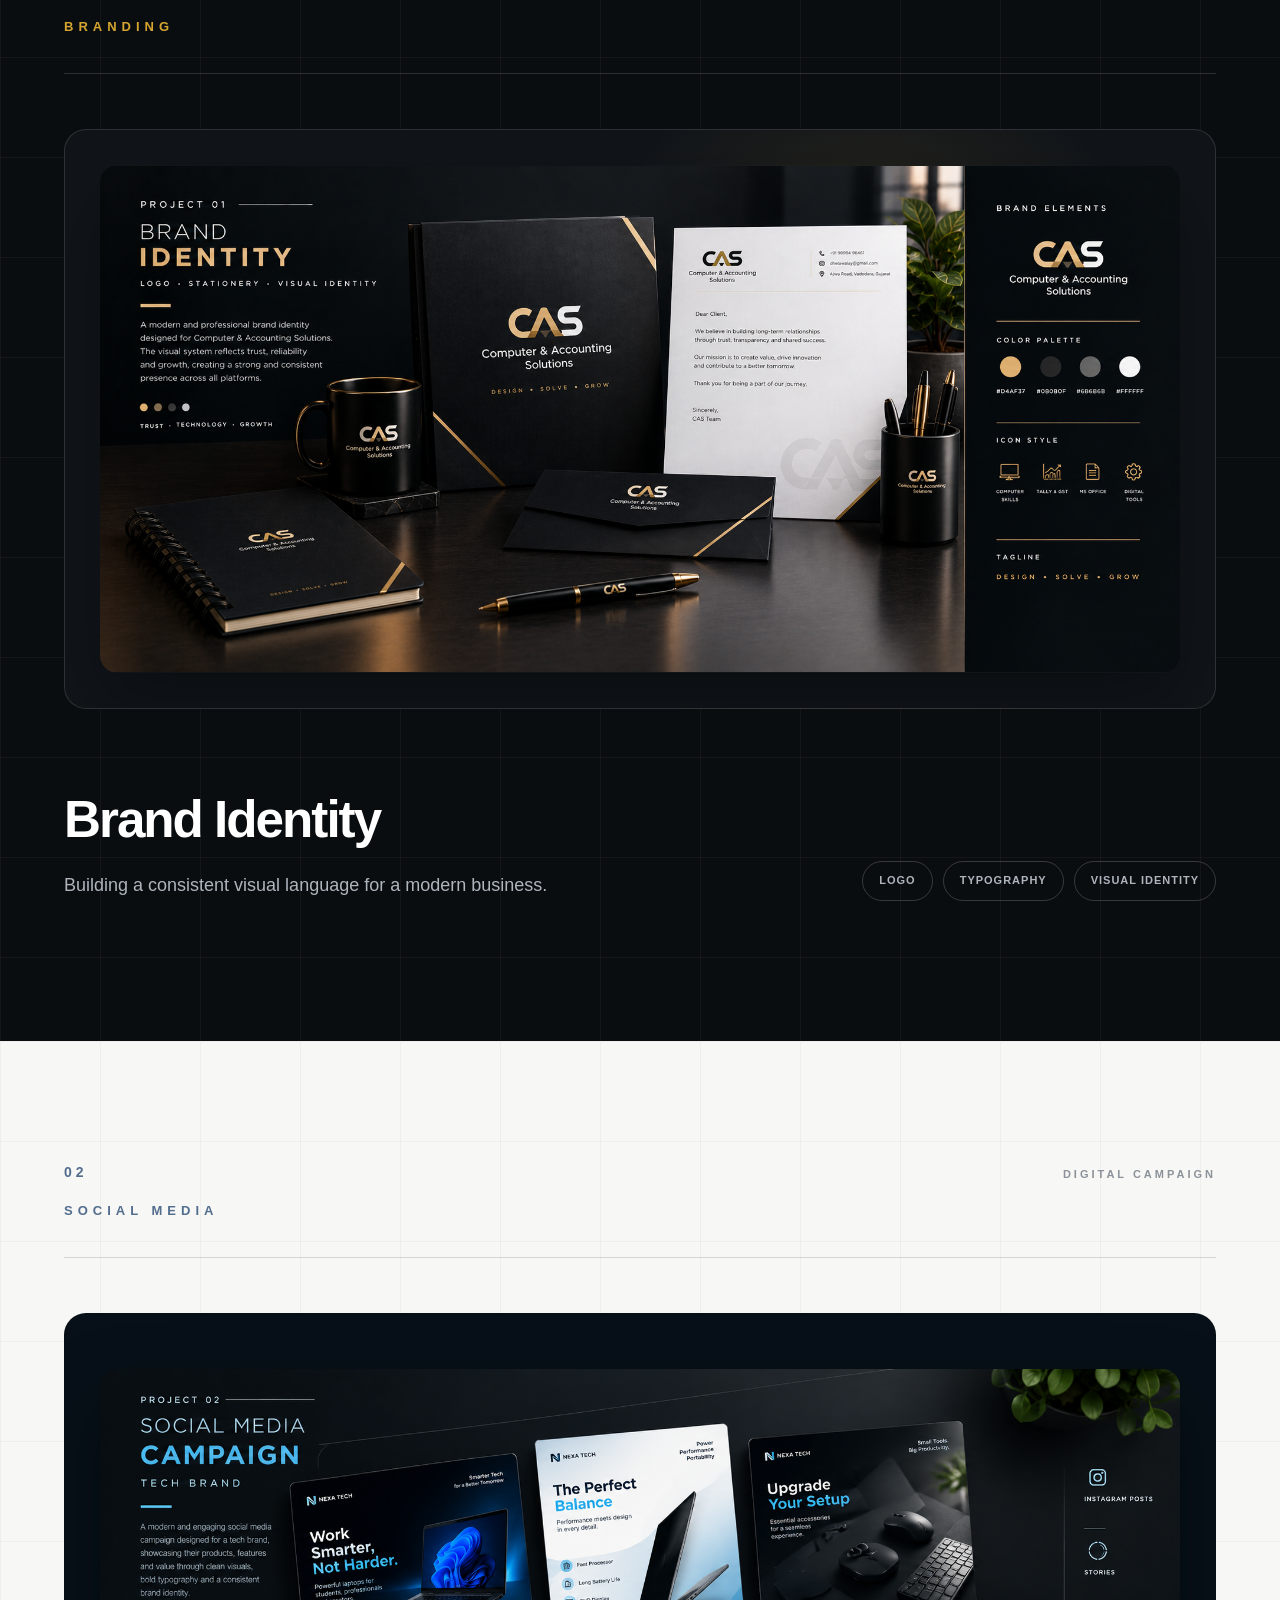
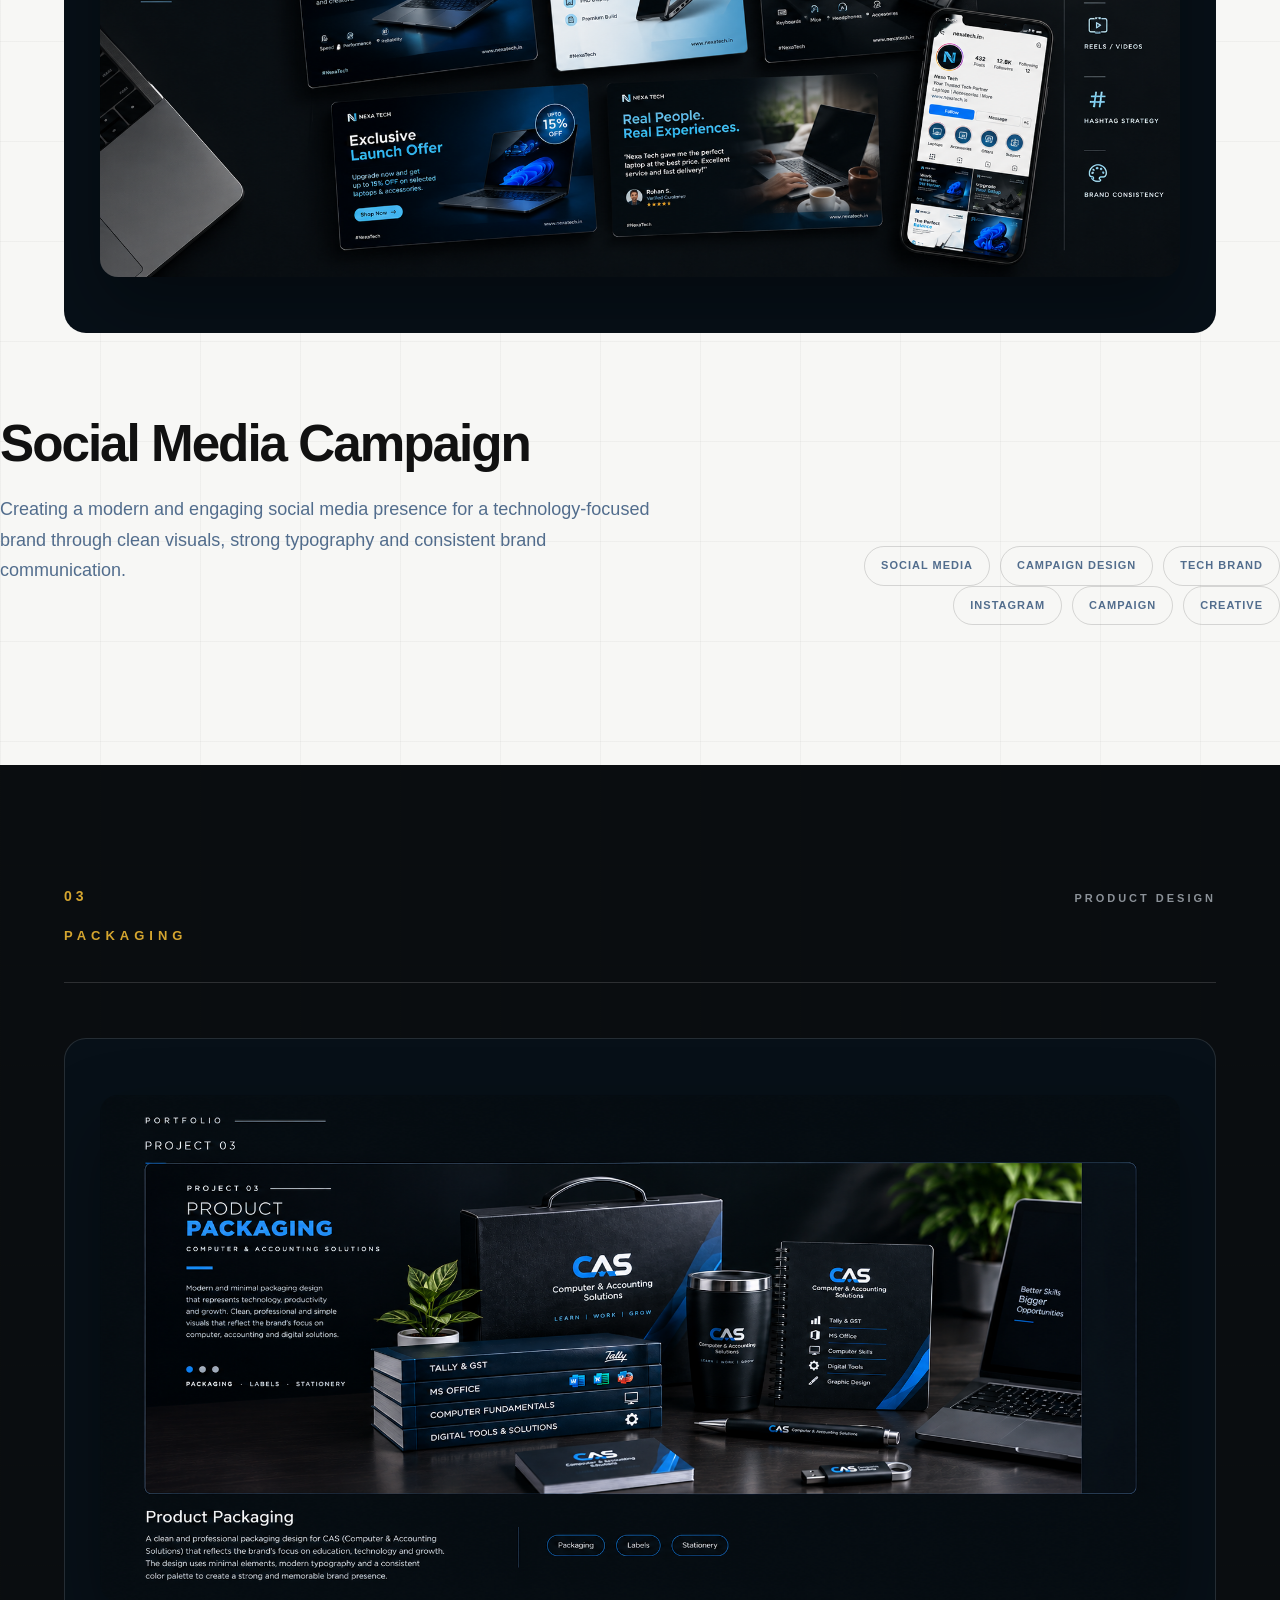
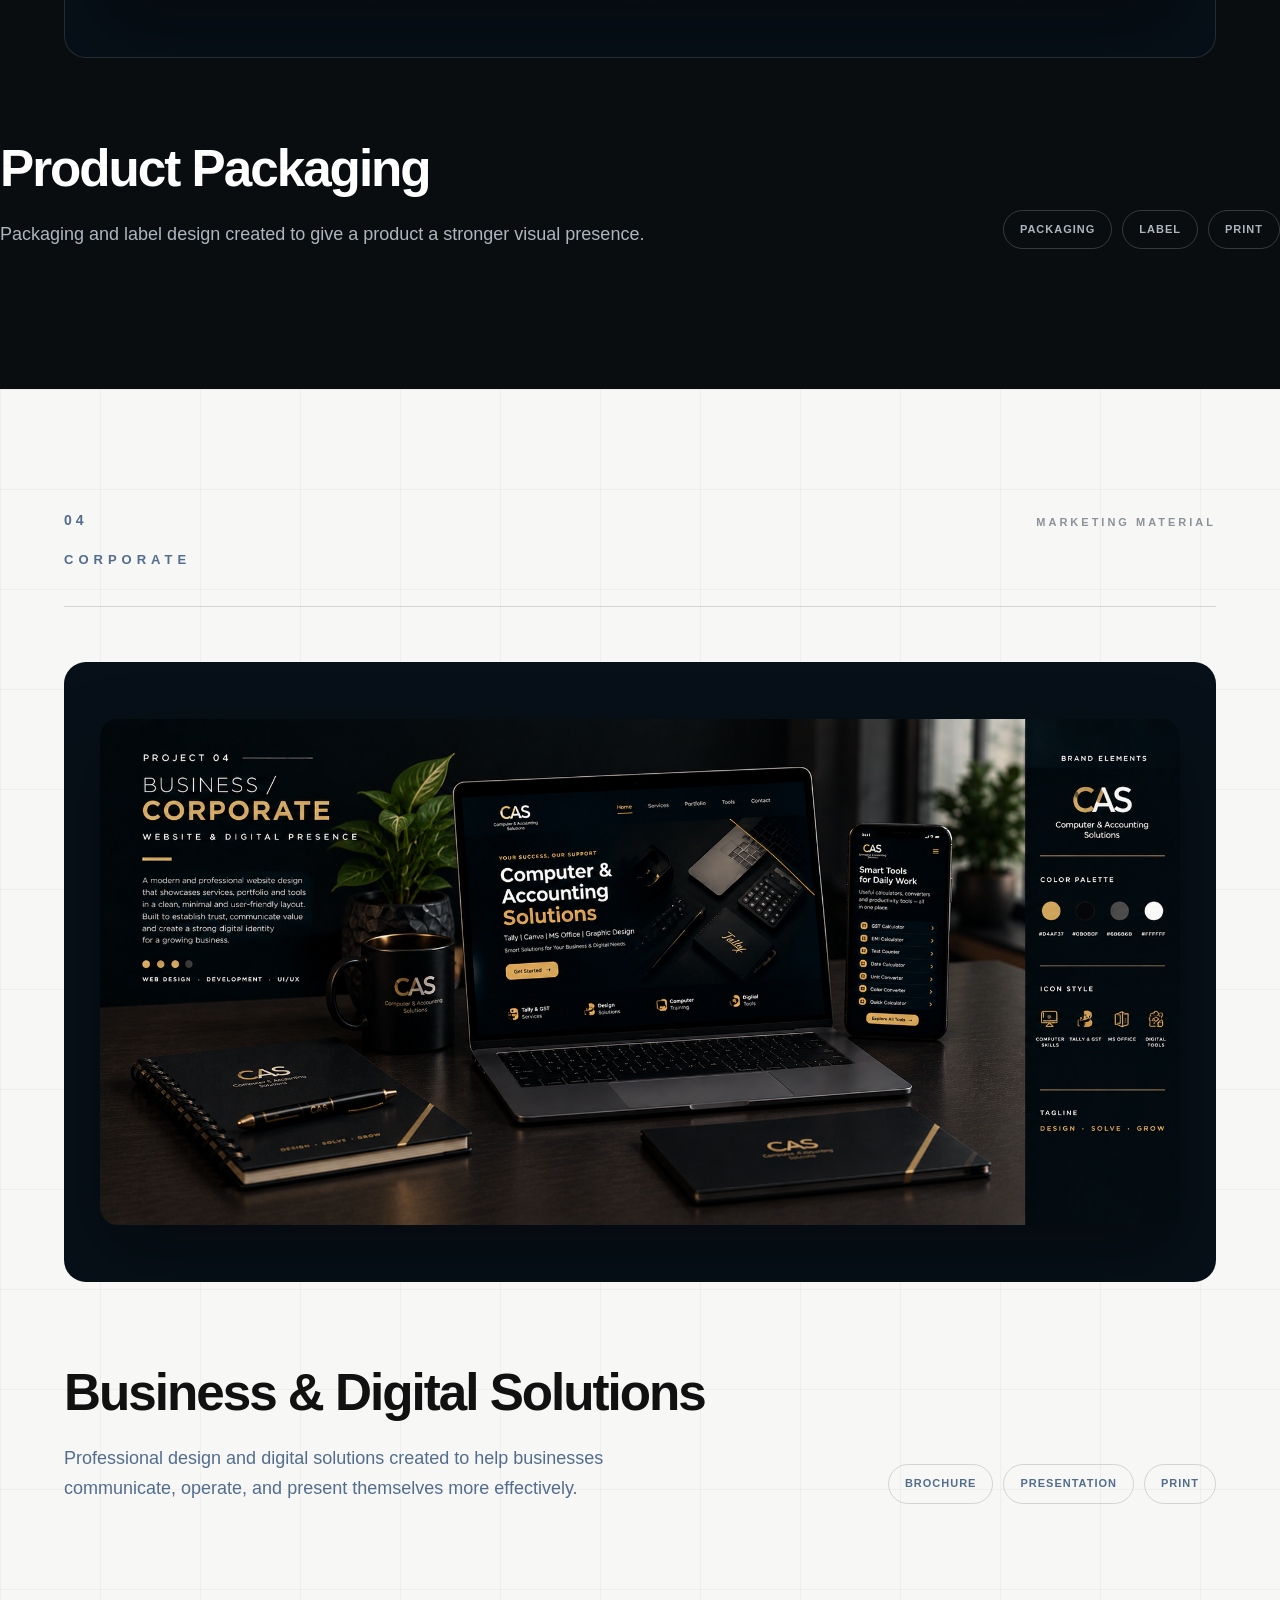
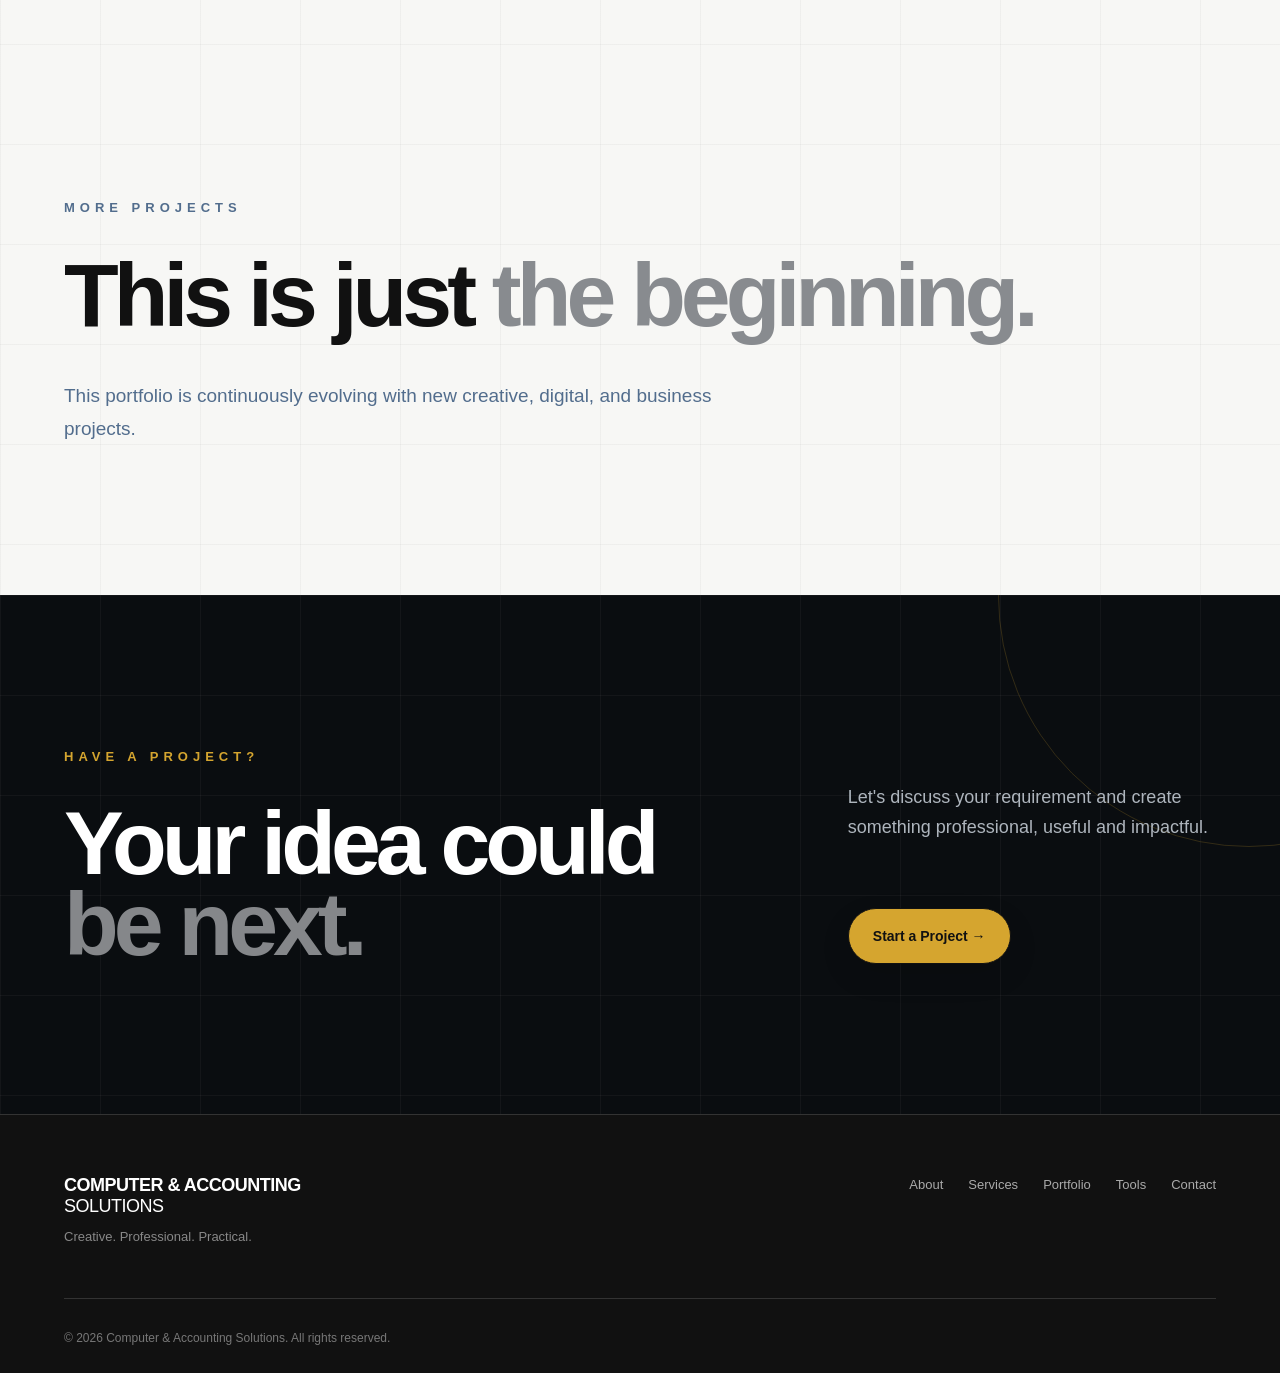
<file: portfolio.html>
<!DOCTYPE html>
<html lang="en">

<head>

    <meta charset="UTF-8">

    <meta name="viewport" content="width=device-width, initial-scale=1.0">

  <title>Portfolio | Computer & Accounting Solutions</title>

<meta name="description" content="Explore the portfolio of Computer & Accounting Solutions featuring branding, social media, packaging and business design projects.">

<link rel="canonical" href="https://abbasalidhelawala267.github.io/computer-accounting-solutions/portfolio.html">

<meta property="og:title" content="Portfolio | Computer & Accounting Solutions">
<meta property="og:description" content="Explore branding, social media, packaging and business design projects.">
<meta property="og:type" content="website">
<meta property="og:url" content="https://abbasalidhelawala267.github.io/computer-accounting-solutions/portfolio.html">
   <link rel="stylesheet" href="style.css">

</head>


<body>


    <!-- =====================================================
         HEADER
         ===================================================== -->

    <header class="header">

        <div class="container nav-container">

<a href="index.html" class="logo">
    COMPUTER & ACCOUNTING<span>SOLUTIONS</span>
</a>


            <nav class="navbar">

                <a href="index.html">
                    Home
                </a>

                <a href="about.html">
                    About
                </a>

                <a href="services.html">
                    Services
                </a>

                <a href="portfolio.html" class="active">
                    Portfolio
                </a>

                <a href="tools.html">
                    Tools
                </a>

                <a href="contact.html">
                    Contact
                </a>

            </nav>


            <a href="contact.html" class="nav-button">
                Let's Talk
            </a>


        </div>

    </header>



    <!-- =====================================================
         MAIN
         ===================================================== -->

    <main>


        <!-- =================================================
             PORTFOLIO HERO
             ================================================= -->

        <section class="portfolio-hero">

            <div class="container portfolio-hero-container">


                <div class="portfolio-hero-content">

                    <p class="hero-label">
                        SELECTED WORK
                    </p>


                    <h1>

                        IDEAS
                        <br>

                        <span>IN ACTION.</span>

                    </h1>


                    <p>

                        A selection of creative projects,
                        visual communication and professional
                        design work created for different
                        business requirements.

                    </p>

                </div>

<div class="portfolio-hero-mark">

    <img src="cas-logo.png"
         alt="Computer & Accounting Solutions Logo">

</div>


            </div>

        </section>



        <!-- =================================================
             PORTFOLIO INTRO
             ================================================= -->

        <section class="portfolio-intro">

            <div class="container portfolio-intro-container">


                <div class="section-label">
                    THE WORK
                </div>


                <div>

                    <h2>

                        Design is not just
                        <span>how it looks.</span>

                    </h2>


                    <p>

                        Every project begins with a purpose.
                        The goal is to create work that not only
                        looks professional but communicates the
                        right message to the right audience.

                    </p>

                </div>


            </div>

        </section>



        <!-- =================================================
             PROJECT 01
             ================================================= -->

        <section class="project project-one">

            <div class="container">


                <div class="project-top">

                    <div>

                        <span class="project-number">
                            01
                        </span>

                        <p class="project-category">
                            BRANDING
                        </p>

                    </div>


                    <p class="project-year">
                        BRAND IDENTITY
                    </p>

                </div>


<div class="project-visual project-visual-one">

    <div class="project-image-frame">
        <img src="project-01-brand-identity.png"
             alt="Computer & Accounting Solutions Brand Identity">
    </div>

</div>



                <div class="project-info">


                    <div>

                        <h2>
                            Brand Identity
                        </h2>

                        <p>
                            Building a consistent visual
                            language for a modern business.
                        </p>

                    </div>


                    <div class="project-tags">

                        <span>
                            Logo
                        </span>

                        <span>
                            Typography
                        </span>

                        <span>
                            Visual Identity
                        </span>

                    </div>


                </div>

            </div>

        </section>



        <!-- =================================================
             PROJECT 02
             ================================================= -->

        <section class="project project-two">

            <div class="container">


                <div class="project-top">

                    <div>

                        <span class="project-number">
                            02
                        </span>

                        <p class="project-category">
                            SOCIAL MEDIA
                        </p>

                    </div>


                    <p class="project-year">
                        DIGITAL CAMPAIGN
                    </p>

                </div>



             <div class="project-visual project-visual-two">

    <div class="project-image-frame">
        <img src="project-02-tech-social.png"
             alt="Tech Brand Social Media Campaign Portfolio Project">
    </div>

</div>


                </div>



            <div class="project-info">
    <div>
        <h2>Social Media Campaign</h2>

        <p>
            Creating a modern and engaging social media presence
            for a technology-focused brand through clean visuals,
            strong typography and consistent brand communication.
        </p>
    </div>

    <div class="project-tags">
        <span>Social Media</span>
        <span>Campaign Design</span>
        <span>Tech Brand</span>
    </div>
</div>


                    <div class="project-tags">

                        <span>
                            Instagram
                        </span>

                        <span>
                            Campaign
                        </span>

                        <span>
                            Creative
                        </span>

                    </div>


                </div>

            </div>

        </section>



        <!-- =================================================
             PROJECT 03
             ================================================= -->

        <section class="project project-three">

            <div class="container">


                <div class="project-top">

                    <div>

                        <span class="project-number">
                            03
                        </span>

                        <p class="project-category">
                            PACKAGING
                        </p>

                    </div>


                    <p class="project-year">
                        PRODUCT DESIGN
                    </p>

                </div>



             <div class="project-visual project-visual-three">

    <div class="project-image-frame">
        <img src="project-03-packaging.png"
             alt="Computer & Accounting Solutions Product Packaging Design">
    </div>

</div>


                </div>



                <div class="project-info">


                    <div>

                        <h2>
                            Product Packaging
                        </h2>

                        <p>

                            Packaging and label design
                            created to give a product a
                            stronger visual presence.

                        </p>

                    </div>


                    <div class="project-tags">

                        <span>
                            Packaging
                        </span>

                        <span>
                            Label
                        </span>

                        <span>
                            Print
                        </span>

                    </div>


                </div>

            </div>

        </section>



        <!-- =================================================
             PROJECT 04
             ================================================= -->

        <section class="project project-four">

            <div class="container">


                <div class="project-top">

                    <div>

                        <span class="project-number">
                            04
                        </span>

                        <p class="project-category">
                            CORPORATE
                        </p>

                    </div>


                    <p class="project-year">
                        MARKETING MATERIAL
                    </p>

                </div>


<div class="project-visual project-visual-four">

    <div class="project-image-frame">
        <img src="project-04-business-corporate.png"
             alt="Computer & Accounting Solutions Business and Corporate Design">
    </div>

</div>



                <div class="project-info">


                    <div>

                        <h2>
                            Business & Digital Solutions
                        </h2>

                        <p>

                           Professional design and digital solutions created to help businesses communicate, operate, and present themselves more effectively.

                        </p>

                    </div>


                    <div class="project-tags">

                        <span>
                            Brochure
                        </span>

                        <span>
                            Presentation
                        </span>

                        <span>
                            Print
                        </span>

                    </div>


                </div>

            </div>

        </section>



        <!-- =================================================
             PORTFOLIO NOTE
             ================================================= -->

        <section class="portfolio-note">

            <div class="container">


                <div class="portfolio-note-inner">

                    <span>
                        MORE PROJECTS
                    </span>


                    <h2>

                        This is just
                        <span>the beginning.</span>

                    </h2>


                    <p>

                      This portfolio is continuously evolving with new creative, digital, and business projects.

                    </p>

                </div>


            </div>

        </section>



        <!-- =================================================
             CTA
             ================================================= -->

        <section class="portfolio-cta">

            <div class="container portfolio-cta-container">


                <div>

                    <p class="section-label">
                        HAVE A PROJECT?
                    </p>


                    <h2>

                        Your idea could
                        <span>be next.</span>

                    </h2>

                </div>


                <div>

                    <p>

                        Let's discuss your requirement and
                        create something professional,
                        useful and impactful.

                    </p>


                    <a href="contact.html"
                       class="primary-button">

                        Start a Project →

                    </a>

                </div>


            </div>

        </section>


    </main>



    <!-- =====================================================
         FOOTER
         ===================================================== -->

    <footer class="footer">

        <div class="container footer-container">


            <div class="footer-brand">
<a href="index.html" class="logo">

    COMPUTER & ACCOUNTING<span>SOLUTIONS</span>

</a>


                <p>
                    Creative. Professional. Practical.
                </p>

            </div>



            <div class="footer-links">

                <a href="about.html">
                    About
                </a>

                <a href="services.html">
                    Services
                </a>

                <a href="portfolio.html">
                    Portfolio
                </a>

                <a href="tools.html">
                    Tools
                </a>

                <a href="contact.html">
                    Contact
                </a>

            </div>



            <div class="footer-bottom">

                <p>
                © 2026 Computer & Accounting Solutions.
All rights reserved.
                </p>

            </div>


        </div>

    </footer>



    <script src="script.js"></script>

</body>

</html>
</file>
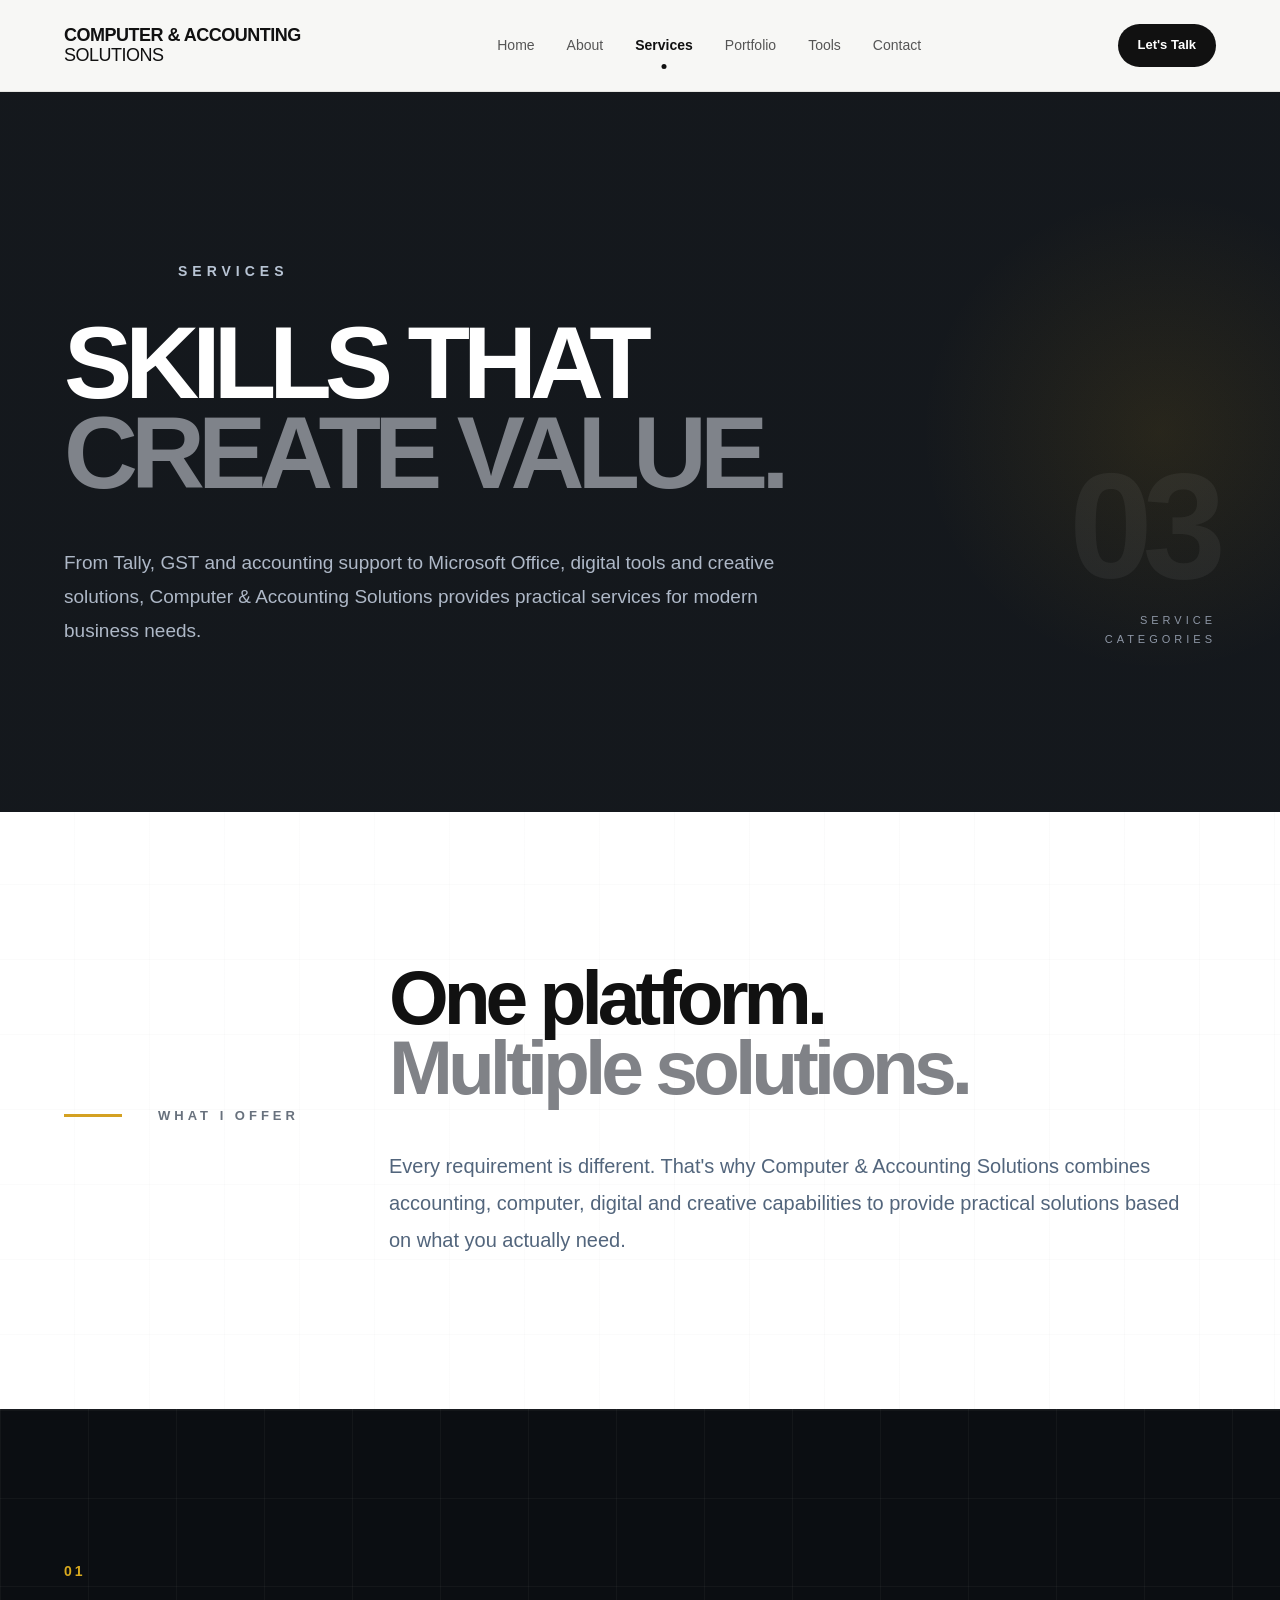
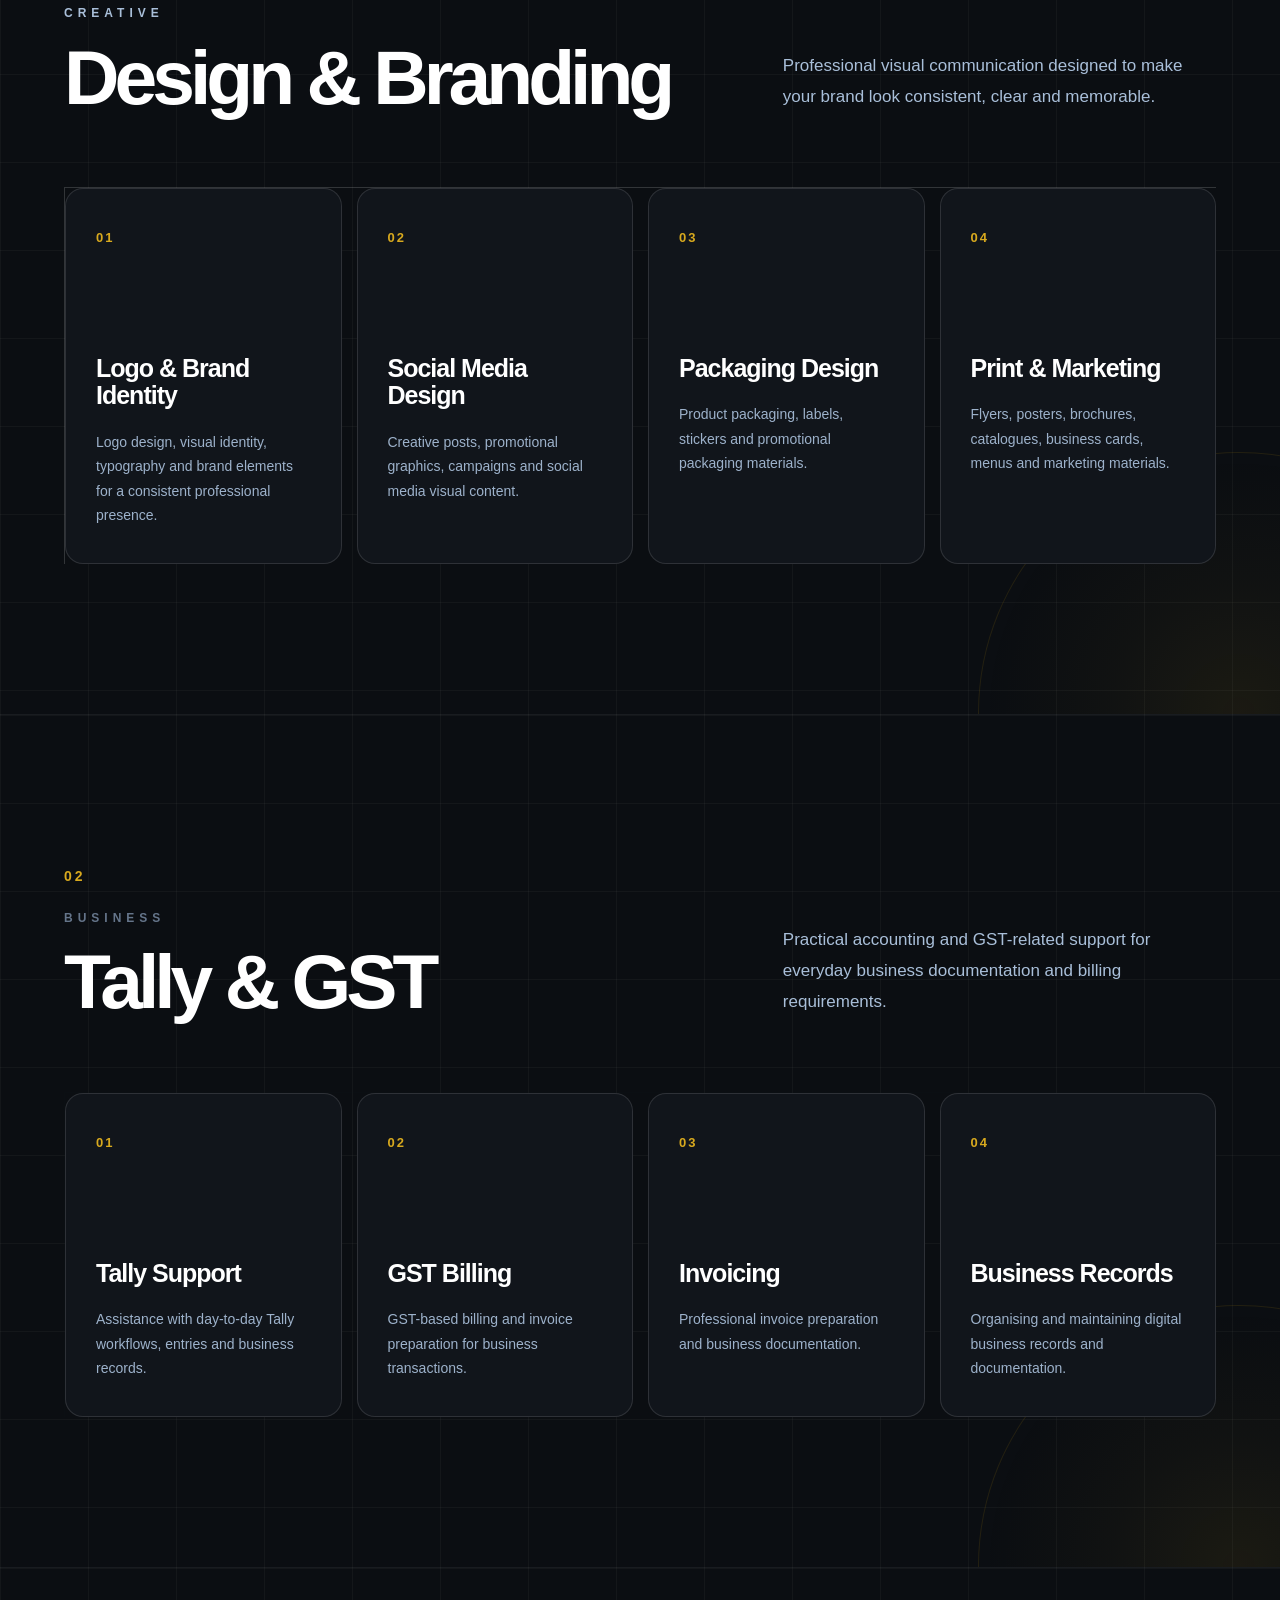
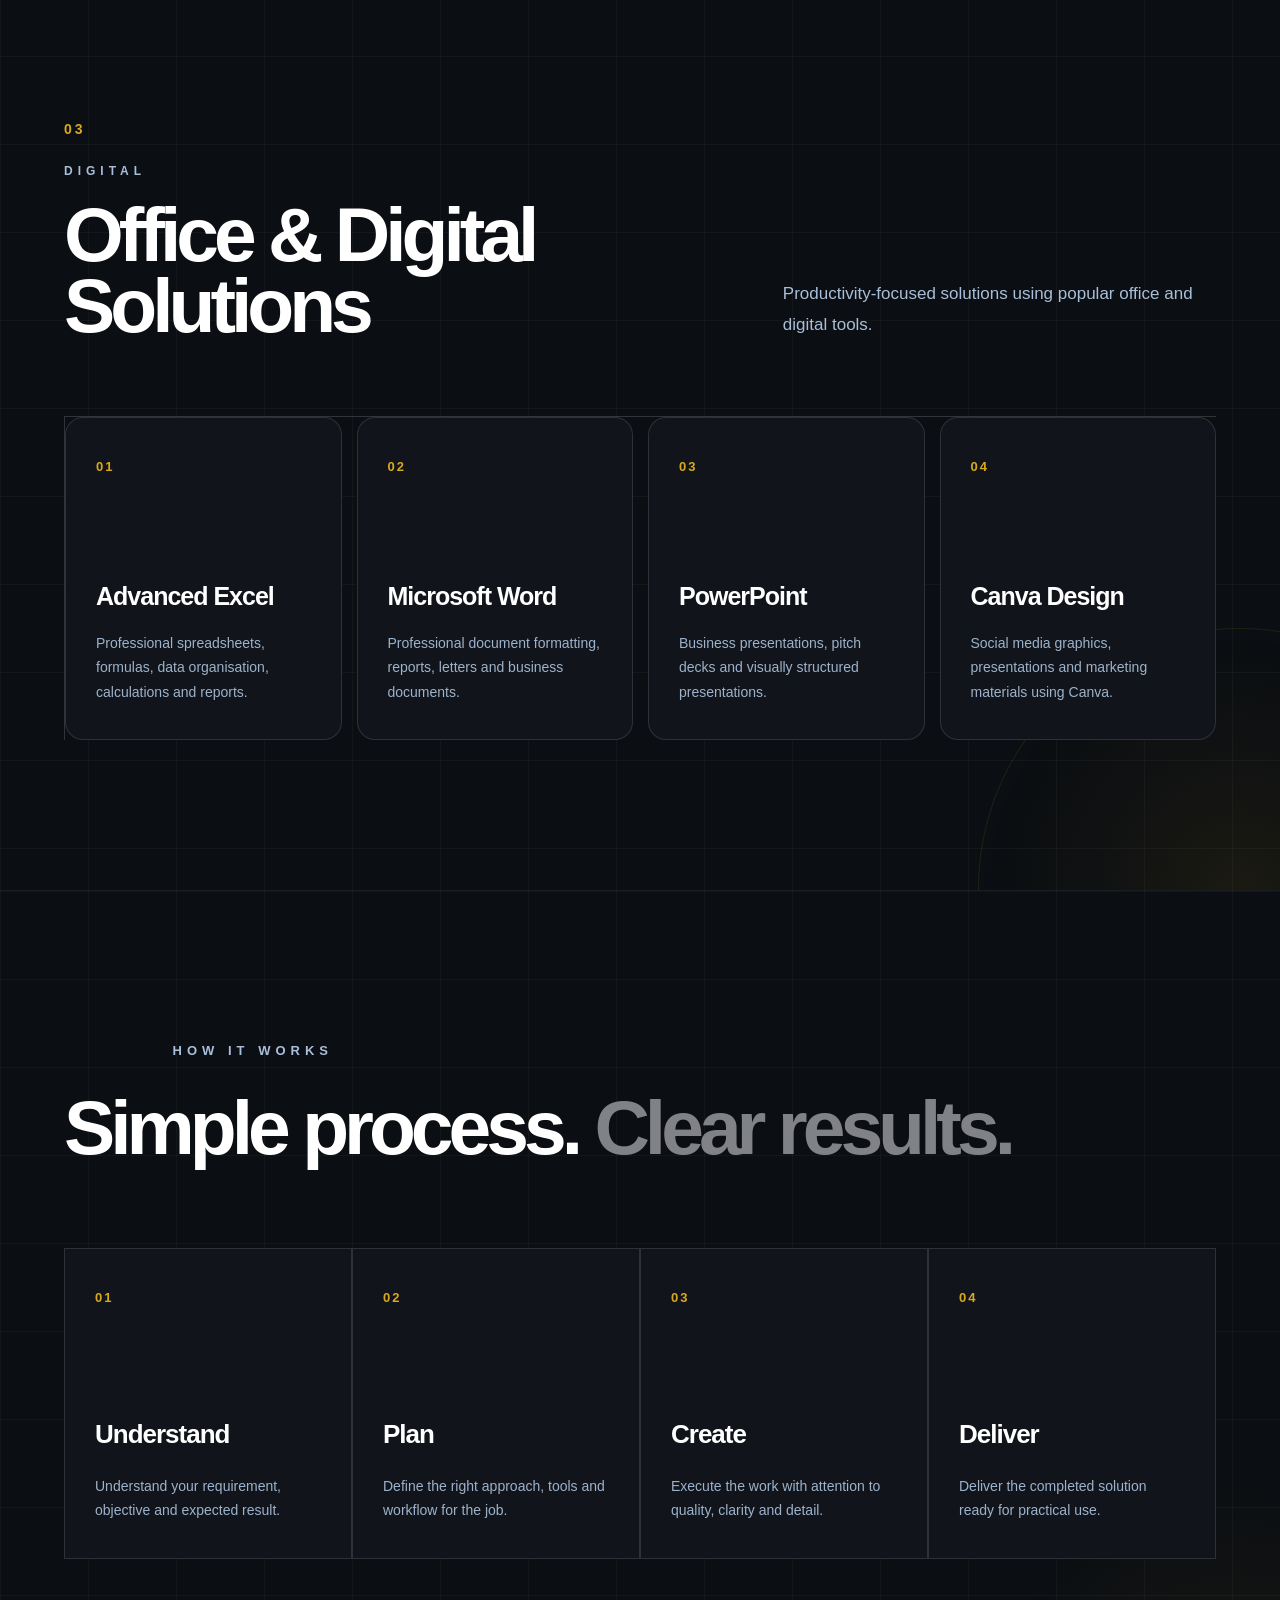
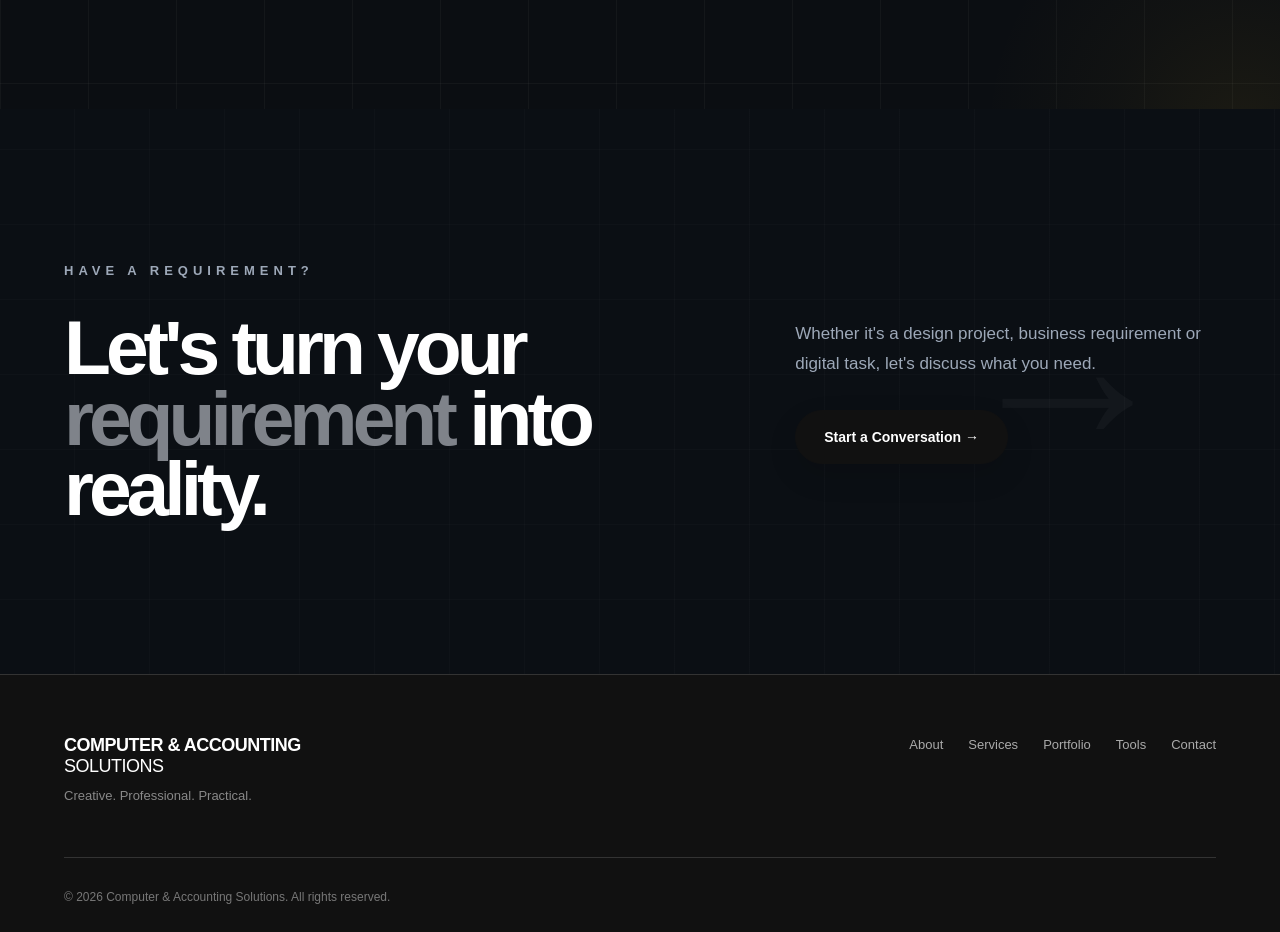
<file: services.html>
<!DOCTYPE html>
<html lang="en">

<head>

    <meta charset="UTF-8">

    <meta name="viewport" content="width=device-width, initial-scale=1.0">

  <title>Services | Tally, GST, Computer & Design Solutions</title>

<meta name="description" content="Explore Tally, GST, accounting, Microsoft Office, graphic design, digital and business solutions from Computer & Accounting Solutions.">

<link rel="canonical" href="https://abbasalidhelawala267.github.io/computer-accounting-solutions/services.html">

<meta property="og:title" content="Services | Tally, GST, Computer & Design Solutions">
<meta property="og:description" content="Tally, GST, accounting, computer, digital and creative services for modern business needs.">
<meta property="og:type" content="website">
<meta property="og:url" content="https://abbasalidhelawala267.github.io/computer-accounting-solutions/services.html">

    <link rel="stylesheet" href="style.css">

</head>


<body>


    <!-- =====================================================
         HEADER
         ===================================================== -->

    <header class="header">

        <div class="container nav-container">

        <a href="index.html" class="logo">
    COMPUTER & ACCOUNTING<span>SOLUTIONS</span>
</a>


            <nav class="navbar">

                <a href="index.html">
                    Home
                </a>

                <a href="about.html">
                    About
                </a>

                <a href="services.html" class="active">
                    Services
                </a>

                <a href="portfolio.html">
                    Portfolio
                </a>

                <a href="tools.html">
                    Tools
                </a>

                <a href="contact.html">
                    Contact
                </a>

            </nav>


            <a href="contact.html" class="nav-button">
                Let's Talk
            </a>

        </div>

    </header>



    <!-- =====================================================
         MAIN
         ===================================================== -->

    <main>


        <!-- =================================================
             SERVICES HERO
             ================================================= -->

        <section class="services-hero">

            <div class="container services-hero-container">


                <div class="services-hero-content">

                    <p class="hero-label">
                        SERVICES
                    </p>


                    <h1>

                        SKILLS THAT
                        <br>

                        <span>CREATE VALUE.</span>

                    </h1>


              <p>
    From Tally, GST and accounting support to
    Microsoft Office, digital tools and creative
    solutions, Computer & Accounting Solutions
    provides practical services for modern
    business needs.
</p>


                </div>


                <div class="services-hero-side">

                    <span>
                        03
                    </span>

                    <p>
                        SERVICE
                        <br>
                        CATEGORIES
                    </p>

                </div>


            </div>

        </section>



        <!-- =================================================
             SERVICES INTRO
             ================================================= -->

        <section class="services-intro">

            <div class="container services-intro-grid">


                <div class="section-label">
                    WHAT I OFFER
                </div>


                <div>

                    <h2>

                        One platform.
                        <span>Multiple solutions.</span>

                    </h2>


               <p>
    Every requirement is different. That's why
    Computer & Accounting Solutions combines
    accounting, computer, digital and creative
    capabilities to provide practical solutions
    based on what you actually need.
</p>

                </div>


            </div>

        </section>



        <!-- =================================================
             DESIGN SERVICES
             ================================================= -->

        <section class="service-category design-category">

            <div class="container">


                <div class="category-header">


                    <div>

                        <span class="category-number">
                            01
                        </span>

                        <p class="section-label">
                            CREATIVE
                        </p>

                        <h2>
                            Design & Branding
                        </h2>

                    </div>


                    <p class="category-description">

                        Professional visual communication
                        designed to make your brand look
                        consistent, clear and memorable.

                    </p>


                </div>



                <div class="service-detail-grid">


                    <article class="detail-card">

                        <span>01</span>

                        <h3>
                            Logo & Brand Identity
                        </h3>

                        <p>

                            Logo design, visual identity,
                            typography and brand elements
                            for a consistent professional
                            presence.

                        </p>

                    </article>



                    <article class="detail-card">

                        <span>02</span>

                        <h3>
                            Social Media Design
                        </h3>

                        <p>

                            Creative posts, promotional
                            graphics, campaigns and social
                            media visual content.

                        </p>

                    </article>



                    <article class="detail-card">

                        <span>03</span>

                        <h3>
                            Packaging Design
                        </h3>

                        <p>

                            Product packaging, labels,
                            stickers and promotional
                            packaging materials.

                        </p>

                    </article>



                    <article class="detail-card">

                        <span>04</span>

                        <h3>
                            Print & Marketing
                        </h3>

                        <p>

                            Flyers, posters, brochures,
                            catalogues, business cards,
                            menus and marketing materials.

                        </p>

                    </article>


                </div>

            </div>

        </section>



        <!-- =================================================
             TALLY & GST
             ================================================= -->

        <section class="service-category business-category">

            <div class="container">


                <div class="category-header">


                    <div>

                        <span class="category-number">
                            02
                        </span>

                        <p class="section-label">
                            BUSINESS
                        </p>

                        <h2>
                            Tally & GST
                        </h2>

                    </div>


                    <p class="category-description">

                        Practical accounting and GST-related
                        support for everyday business
                        documentation and billing requirements.

                    </p>


                </div>



                <div class="service-detail-grid">


                    <article class="detail-card">

                        <span>01</span>

                        <h3>
                            Tally Support
                        </h3>

                        <p>

                            Assistance with day-to-day
                            Tally workflows, entries and
                            business records.

                        </p>

                    </article>



                    <article class="detail-card">

                        <span>02</span>

                        <h3>
                            GST Billing
                        </h3>

                        <p>

                            GST-based billing and invoice
                            preparation for business
                            transactions.

                        </p>

                    </article>



                    <article class="detail-card">

                        <span>03</span>

                        <h3>
                            Invoicing
                        </h3>

                        <p>

                            Professional invoice preparation
                            and business documentation.

                        </p>

                    </article>



                    <article class="detail-card">

                        <span>04</span>

                        <h3>
                            Business Records
                        </h3>

                        <p>

                            Organising and maintaining
                            digital business records and
                            documentation.

                        </p>

                    </article>


                </div>

            </div>

        </section>



        <!-- =================================================
             DIGITAL & OFFICE
             ================================================= -->

        <section class="service-category digital-category">

            <div class="container">


                <div class="category-header">


                    <div>

                        <span class="category-number">
                            03
                        </span>

                        <p class="section-label">
                            DIGITAL
                        </p>

                        <h2>
                            Office & Digital Solutions
                        </h2>

                    </div>


                    <p class="category-description">

                        Productivity-focused solutions using
                        popular office and digital tools.

                    </p>


                </div>



                <div class="service-detail-grid">


                    <article class="detail-card">

                        <span>01</span>

                        <h3>
                            Advanced Excel
                        </h3>

                        <p>

                            Professional spreadsheets,
                            formulas, data organisation,
                            calculations and reports.

                        </p>

                    </article>



                    <article class="detail-card">

                        <span>02</span>

                        <h3>
                            Microsoft Word
                        </h3>

                        <p>

                            Professional document formatting,
                            reports, letters and business
                            documents.

                        </p>

                    </article>



                    <article class="detail-card">

                        <span>03</span>

                        <h3>
                            PowerPoint
                        </h3>

                        <p>

                            Business presentations,
                            pitch decks and visually
                            structured presentations.

                        </p>

                    </article>



                    <article class="detail-card">

                        <span>04</span>

                        <h3>
                            Canva Design
                        </h3>

                        <p>

                            Social media graphics,
                            presentations and marketing
                            materials using Canva.

                        </p>

                    </article>


                </div>

            </div>

        </section>



        <!-- =================================================
             WORK PROCESS
             ================================================= -->

        <section class="process-section">

            <div class="container">


                <div class="process-heading">

                    <p class="section-label">
                        HOW IT WORKS
                    </p>


                    <h2>

                        Simple process.
                        <span>Clear results.</span>

                    </h2>

                </div>



                <div class="process-grid">


                    <div class="process-step">

                        <span>
                            01
                        </span>

                        <h3>
                            Understand
                        </h3>

                        <p>

                            Understand your requirement,
                            objective and expected result.

                        </p>

                    </div>



                    <div class="process-step">

                        <span>
                            02
                        </span>

                        <h3>
                            Plan
                        </h3>

                        <p>

                            Define the right approach,
                            tools and workflow for the job.

                        </p>

                    </div>



                    <div class="process-step">

                        <span>
                            03
                        </span>

                        <h3>
                            Create
                        </h3>

                        <p>

                            Execute the work with attention
                            to quality, clarity and detail.

                        </p>

                    </div>



                    <div class="process-step">

                        <span>
                            04
                        </span>

                        <h3>
                            Deliver
                        </h3>

                        <p>

                            Deliver the completed solution
                            ready for practical use.

                        </p>

                    </div>


                </div>

            </div>

        </section>



        <!-- =================================================
             CTA
             ================================================= -->

        <section class="services-cta">

            <div class="container services-cta-container">


                <div>

                    <p class="section-label">
                        HAVE A REQUIREMENT?
                    </p>


                    <h2>

                        Let's turn your
                        <span>requirement</span>
                        into reality.

                    </h2>

                </div>


                <div>

                    <p>

                        Whether it's a design project,
                        business requirement or digital
                        task, let's discuss what you need.

                    </p>


                    <a href="contact.html"
                       class="primary-button">

                        Start a Conversation →

                    </a>

                </div>


            </div>

        </section>


    </main>



    <!-- =====================================================
         FOOTER
         ===================================================== -->

    <footer class="footer">

        <div class="container footer-container">


            <div class="footer-brand">

           <a href="index.html" class="logo">
    COMPUTER & ACCOUNTING<span>SOLUTIONS</span>
</a>

                <p>
                    Creative. Professional. Practical.
                </p>

            </div>



            <div class="footer-links">

                <a href="about.html">
                    About
                </a>

                <a href="services.html">
                    Services
                </a>

                <a href="portfolio.html">
                    Portfolio
                </a>

                <a href="tools.html">
                    Tools
                </a>

                <a href="contact.html">
                    Contact
                </a>

            </div>



            <div class="footer-bottom">

                <p>
                   © 2026 Computer & Accounting Solutions.
All rights reserved.
                </p>

            </div>


        </div>

    </footer>



   <script src="script.js"></script>

</body>

</html>
</file>
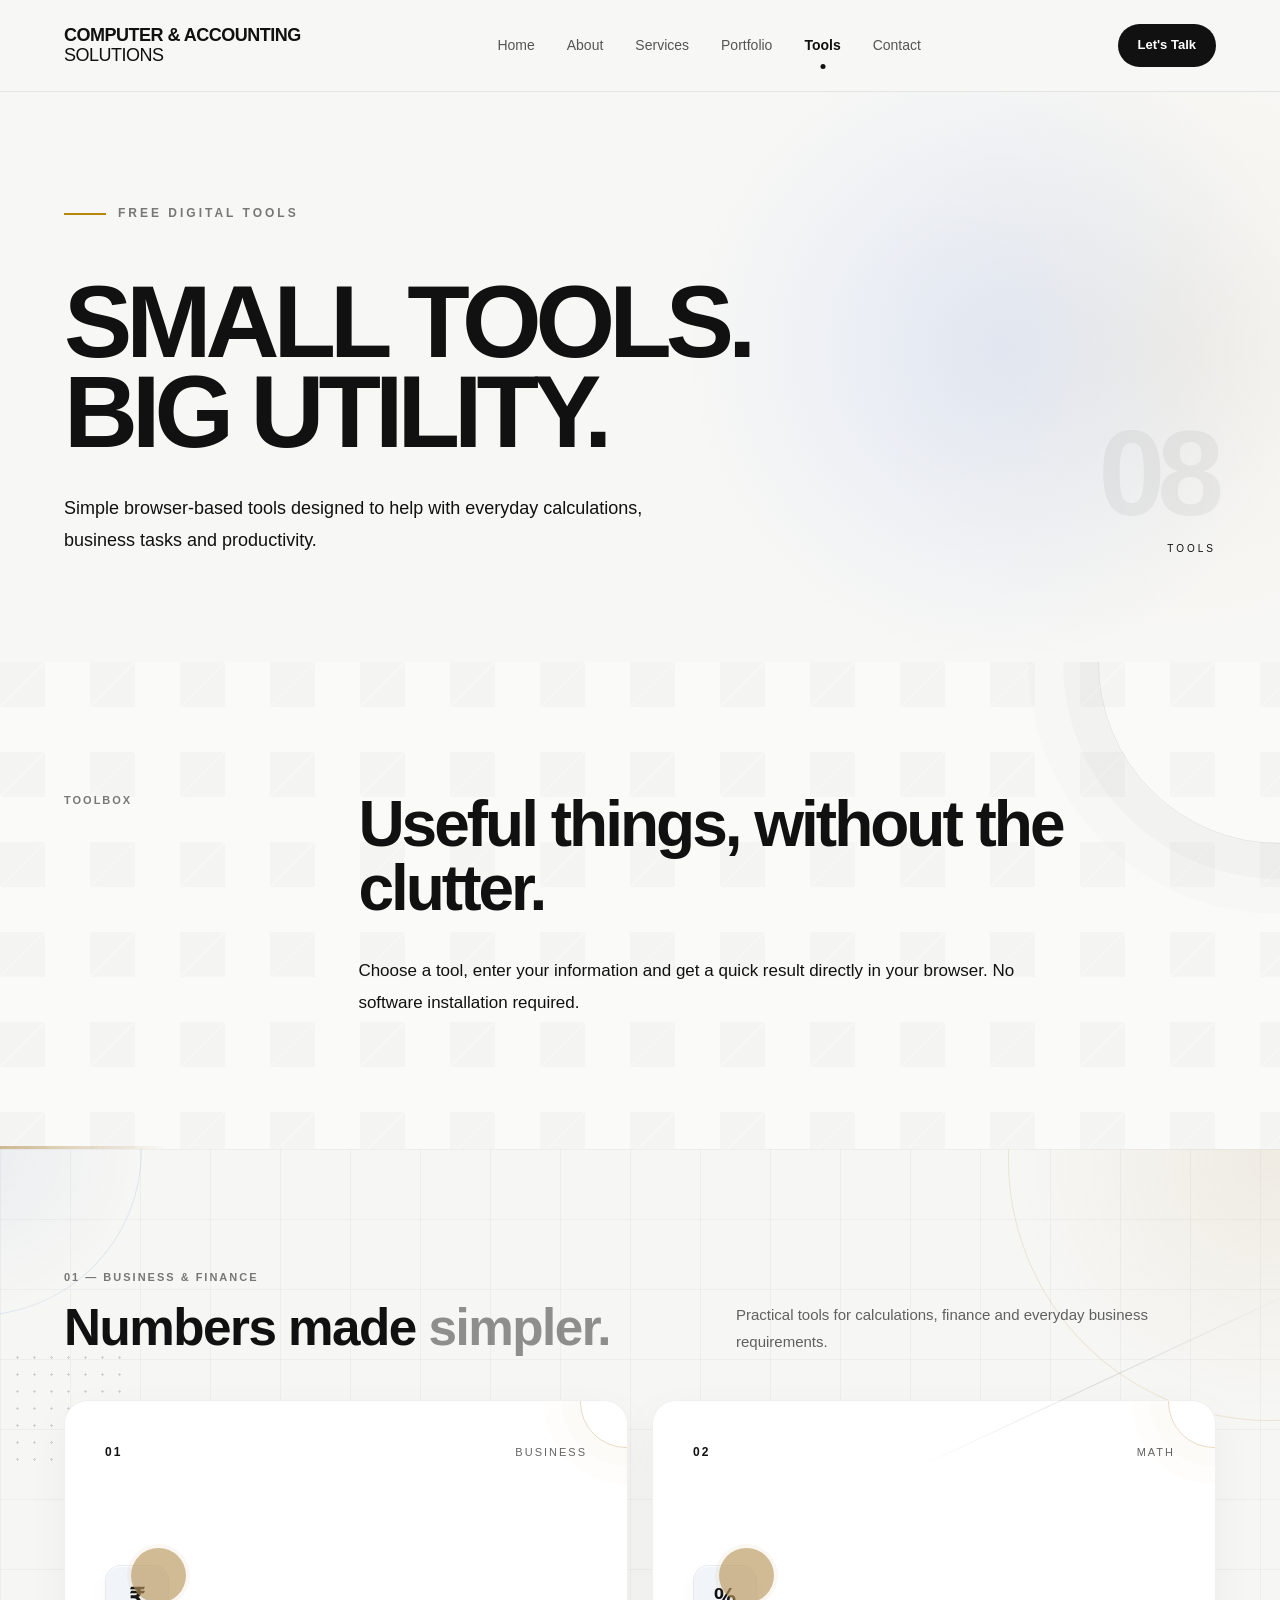
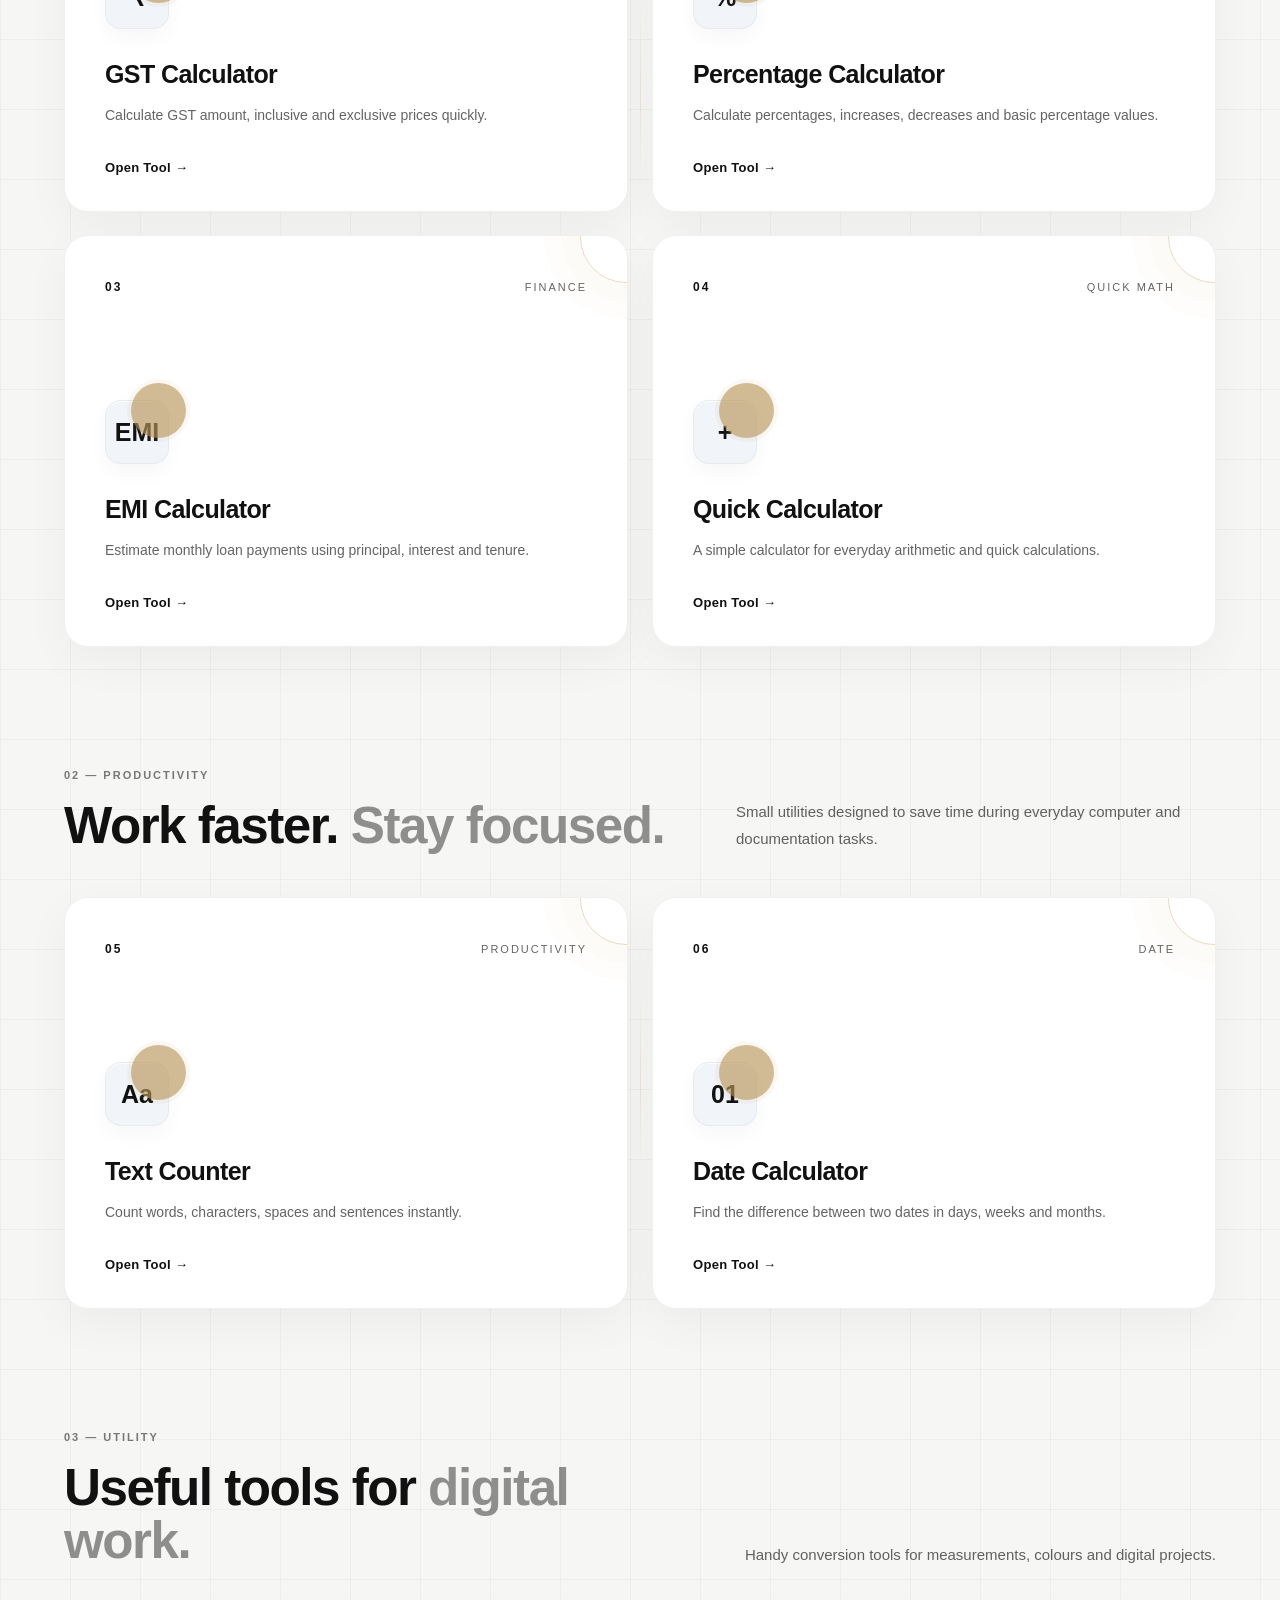
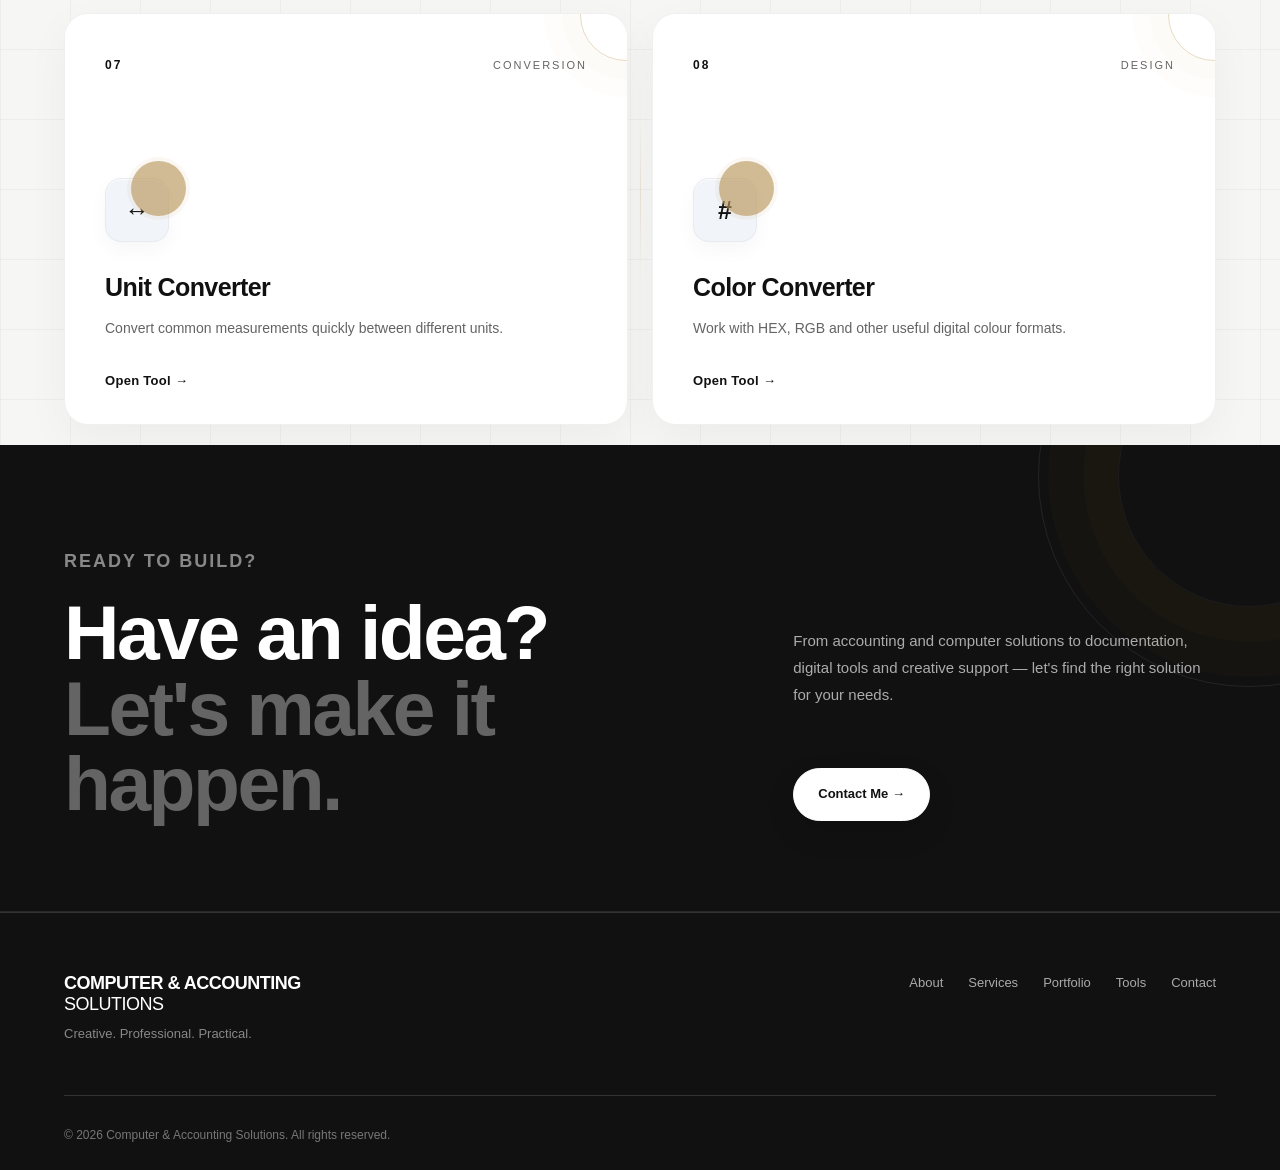
<file: tools.html>
<!DOCTYPE html>
<html lang="en">

<head>

    <meta charset="UTF-8">

    <meta name="viewport"
          content="width=device-width, initial-scale=1.0">

   <title>Free Online Tools | GST, EMI, Percentage & More</title>

<meta name="description" content="Use free online tools including GST, percentage, EMI, text, date, unit, color and quick calculators from Computer & Accounting Solutions.">

<link rel="canonical" href="https://abbasalidhelawala267.github.io/computer-accounting-solutions/tools.html">

<meta property="og:title" content="Free Online Tools | Computer & Accounting Solutions">
<meta property="og:description" content="Free online calculators and useful digital tools for everyday business and computer needs.">
<meta property="og:type" content="website">
<meta property="og:url" content="https://abbasalidhelawala267.github.io/computer-accounting-solutions/tools.html">

   <link rel="stylesheet" href="style.css">

</head>


<body>


    <!-- =====================================================
         HEADER
         ===================================================== -->

    <header class="header">

        <div class="container nav-container">

<a href="index.html" class="logo">
    COMPUTER & ACCOUNTING<span>SOLUTIONS</span>
</a>


            <nav class="navbar">

                <a href="index.html">
                    Home
                </a>

                <a href="about.html">
                    About
                </a>

                <a href="services.html">
                    Services
                </a>

                <a href="portfolio.html">
                    Portfolio
                </a>

                <a href="tools.html" class="active">
                    Tools
                </a>

                <a href="contact.html">
                    Contact
                </a>

            </nav>


            <a href="contact.html" class="nav-button">
                Let's Talk
            </a>


        </div>

    </header>



    <!-- =====================================================
         MAIN
         ===================================================== -->

    <main>


        <!-- =================================================
             TOOLS HERO
             ================================================= -->

        <section class="tools-hero">

            <div class="container tools-hero-container">


                <div class="tools-hero-content">

                    <p class="hero-label">
                        FREE DIGITAL TOOLS
                    </p>


                    <h1>

                        SMALL TOOLS.
                        <br>

                        <span>BIG UTILITY.</span>

                    </h1>


                    <p>

                        Simple browser-based tools designed
                        to help with everyday calculations,
                        business tasks and productivity.

                    </p>

                </div>


                <div class="tools-hero-number">

                    <span>
                        08
                    </span>

                    <small>
                        TOOLS
                    </small>

                </div>


            </div>

        </section>



        <!-- =================================================
             TOOL INTRO
             ================================================= -->

        <section class="tools-intro">

            <div class="container tools-intro-grid">


                <div class="section-label">
                    TOOLBOX
                </div>


                <div>

                    <h2>

                        Useful things,
                        <span>without the clutter.</span>

                    </h2>


                    <p>

                        Choose a tool, enter your information
                        and get a quick result directly in your
                        browser. No software installation required.

                    </p>

                </div>


            </div>

        </section>



        <!-- =================================================
             TOOLS GRID
             ================================================= -->
<section class="tools-grid-section">

    <div class="container">

        <!-- =========================================
             BUSINESS & FINANCE
             ========================================= -->

        <div class="tool-category">

            <div class="tool-category-heading">
                <div>
                    <p class="section-label">01 — BUSINESS & FINANCE</p>
                    <h2>Numbers made <span>simpler.</span></h2>
                </div>

                <p>
                    Practical tools for calculations, finance and
                    everyday business requirements.
                </p>
            </div>


            <div class="tools-grid">

                <!-- GST -->
                <article class="tool-card">

                    <div class="tool-card-top">
                        <span>01</span>
                        <span>BUSINESS</span>
                    </div>

                    <div class="tool-icon">₹</div>

                    <h3>GST Calculator</h3>

                    <p>
                        Calculate GST amount, inclusive and exclusive
                        prices quickly.
                    </p>

                    <button
                        class="tool-open"
                        onclick="openTool('gstTool')">
                        Open Tool →
                    </button>

                </article>


                <!-- Percentage -->
                <article class="tool-card">

                    <div class="tool-card-top">
                        <span>02</span>
                        <span>MATH</span>
                    </div>

                    <div class="tool-icon">%</div>

                    <h3>Percentage Calculator</h3>

                    <p>
                        Calculate percentages, increases, decreases
                        and basic percentage values.
                    </p>

                    <button
                        class="tool-open"
                        onclick="openPercentageTool()">
                        Open Tool →
                    </button>

                </article>


                <!-- EMI -->
                <article class="tool-card">

                    <div class="tool-card-top">
                        <span>03</span>
                        <span>FINANCE</span>
                    </div>

                    <div class="tool-icon">EMI</div>

                    <h3>EMI Calculator</h3>

                    <p>
                        Estimate monthly loan payments using
                        principal, interest and tenure.
                    </p>

                    <button
                        class="tool-open"
                        onclick="openEMITool()">
                        Open Tool →
                    </button>

                </article>


                <!-- Quick Calculator -->
                <article class="tool-card">

                    <div class="tool-card-top">
                        <span>04</span>
                        <span>QUICK MATH</span>
                    </div>

                    <div class="tool-icon">+</div>

                    <h3>Quick Calculator</h3>

                    <p>
                        A simple calculator for everyday arithmetic
                        and quick calculations.
                    </p>

                    <button
                        class="tool-open"
                        onclick="openQuickTool()">
                        Open Tool →
                    </button>

                </article>

            </div>

        </div>



        <!-- =========================================
             PRODUCTIVITY
             ========================================= -->

        <div class="tool-category">

            <div class="tool-category-heading">
                <div>
                    <p class="section-label">02 — PRODUCTIVITY</p>
                    <h2>Work faster. <span>Stay focused.</span></h2>
                </div>

                <p>
                    Small utilities designed to save time during
                    everyday computer and documentation tasks.
                </p>
            </div>


            <div class="tools-grid">

                <!-- Text Counter -->
                <article class="tool-card">

                    <div class="tool-card-top">
                        <span>05</span>
                        <span>PRODUCTIVITY</span>
                    </div>

                    <div class="tool-icon">Aa</div>

                    <h3>Text Counter</h3>

                    <p>
                        Count words, characters, spaces and
                        sentences instantly.
                    </p>

                    <button
                        class="tool-open"
                        onclick="openTextTool()">
                        Open Tool →
                    </button>

                </article>


                <!-- Date Calculator -->
                <article class="tool-card">

                    <div class="tool-card-top">
                        <span>06</span>
                        <span>DATE</span>
                    </div>

                    <div class="tool-icon">01</div>

                    <h3>Date Calculator</h3>

                    <p>
                        Find the difference between two dates
                        in days, weeks and months.
                    </p>

                    <button
                        class="tool-open"
                        onclick="openDateTool()">
                        Open Tool →
                    </button>

                </article>

            </div>

        </div>



        <!-- =========================================
             UTILITY
             ========================================= -->

        <div class="tool-category">

            <div class="tool-category-heading">
                <div>
                    <p class="section-label">03 — UTILITY</p>
                    <h2>Useful tools for <span>digital work.</span></h2>
                </div>

                <p>
                    Handy conversion tools for measurements,
                    colours and digital projects.
                </p>
            </div>


            <div class="tools-grid">

                <!-- Unit Converter -->
                <article class="tool-card">

                    <div class="tool-card-top">
                        <span>07</span>
                        <span>CONVERSION</span>
                    </div>

                    <div class="tool-icon">↔</div>

                    <h3>Unit Converter</h3>

                    <p>
                        Convert common measurements quickly
                        between different units.
                    </p>

                    <button
                        class="tool-open"
                        onclick="openUnitTool()">
                        Open Tool →
                    </button>

                </article>


                <!-- Color Converter -->
                <article class="tool-card">

                    <div class="tool-card-top">
                        <span>08</span>
                        <span>DESIGN</span>
                    </div>

                    <div class="tool-icon">#</div>

                    <h3>Color Converter</h3>

                    <p>
                        Work with HEX, RGB and other useful
                        digital colour formats.
                    </p>

                    <button
                        class="tool-open"
                        onclick="openColorTool()">
                        Open Tool →
                    </button>

                </article>

            </div>

        </div>

    </div>

</section>



        <!-- =================================================
             TOOL WORKSPACE
             ================================================= -->

        <section class="tool-workspace"
                 id="toolWorkspace">

            <div class="container">


                <div class="workspace-header">

                    <div>

                        <p class="section-label">
                            TOOL WORKSPACE
                        </p>

                        <h2>
                            Your selected tool
                        </h2>

                    </div>


                    <button
                        class="workspace-close"
                        onclick="closeTool()">

                        Close ×

                    </button>

                </div>



                <!-- TOOL CONTENT WILL BE INSERTED
                     BY JAVASCRIPT -->

                <div id="toolContent">

                    <div class="workspace-empty">

                        <span>
                            +
                        </span>

                        <p>
                            Select a tool above to begin.
                        </p>

                    </div>

                </div>


            </div>

        </section>



        <!-- =================================================
             CTA
             ================================================= -->

        <section class="tools-cta">

            <div class="container tools-cta-container">


                <div>

                <p class="section-label">
    READY TO BUILD?
</p>

<h2>
    Have an idea?
    <span>Let's make it happen.</span>
</h2>

                </div>


                <div>

         <p>
    From accounting and computer solutions to
    documentation, digital tools and creative support —
    let's find the right solution for your needs.
</p>


                    <a href="contact.html"
                       class="primary-button">

                        Contact Me →

                    </a>

                </div>


            </div>

        </section>


    </main>



    <!-- =====================================================
         FOOTER
         ===================================================== -->

    <footer class="footer">

        <div class="container footer-container">


            <div class="footer-brand">

            <a href="index.html" class="logo">

    COMPUTER & ACCOUNTING<span>SOLUTIONS</span>

</a>


                <p>
                    Creative. Professional. Practical.
                </p>

            </div>



            <div class="footer-links">

                <a href="about.html">
                    About
                </a>

                <a href="services.html">
                    Services
                </a>

                <a href="portfolio.html">
                    Portfolio
                </a>

                <a href="tools.html">
                    Tools
                </a>

                <a href="contact.html">
                    Contact
                </a>

            </div>



            <div class="footer-bottom">

                <p>
                  © 2026 Computer & Accounting Solutions.
All rights reserved.
                </p>

            </div>


        </div>

    </footer>



    <script src="script.js"></script>

</body>

</html>
</file>
<file: style.css>
/* =========================================================
   ABBASALI VENTURE
   Main Website Stylesheet
   ========================================================= */


/* =========================================================
   01. RESET & GLOBAL SETTINGS
   ========================================================= */

* {
    margin: 0;
    padding: 0;
    box-sizing: border-box;
}

html {
    scroll-behavior: smooth;
}

body {
    font-family: Arial, Helvetica, sans-serif;
    background: #f7f7f5;
    color: #111111;
    line-height: 1.6;
}

a {
    text-decoration: none;
    color: inherit;
}

img {
    max-width: 100%;
    display: block;
}

.container {
    width: 90%;
    max-width: 1200px;
    margin: 0 auto;
}


/* =========================================================
   02. HEADER / NAVIGATION
   ========================================================= */

.header {
    width: 100%;
    padding: 24px 0;
    background: #f7f7f5;
    border-bottom: 1px solid #e5e5e2;
}

.nav-container {
    display: flex;
    align-items: center;
    justify-content: space-between;
}


/* ---------- LOGO ---------- */

.logo {
    font-size: 18px;
    font-weight: 800;
    letter-spacing: -0.5px;
}

.logo span {
    font-weight: 400;
    margin-left: 4px;
}


/* ---------- NAVIGATION ---------- */

.navbar {
    display: flex;
    align-items: center;
    gap: 32px;
}

.navbar a {
    position: relative;
    font-size: 14px;
    color: #555555;
    transition: color 0.3s ease;
}

.navbar a:hover {
    color: #111111;
}

.navbar a.active {
    color: #111111;
    font-weight: 600;
}


/* Small underline for active page */

.navbar a.active::after {
    content: "";
    position: absolute;
    width: 5px;
    height: 5px;
    background: #111111;
    border-radius: 50%;
    left: 50%;
    bottom: -12px;
    transform: translateX(-50%);
}


/* ---------- NAV BUTTON ---------- */

.nav-button {
    padding: 11px 20px;
    background: #111111;
    color: #ffffff;
    border-radius: 50px;
    font-size: 13px;
    font-weight: 600;
    transition: all 0.3s ease;
}

.nav-button:hover {
    background: #333333;
    transform: translateY(-2px);
}


/* =========================================================
   03. HERO SECTION
   ========================================================= */

.hero {
    min-height: 680px;
    display: flex;
    align-items: center;
    padding: 80px 0;
    overflow: hidden;
}

.hero-container {
    display: grid;
    grid-template-columns: 1.1fr 0.9fr;
    align-items: center;
    gap: 60px;
}


/* ---------- HERO CONTENT ---------- */

.hero-label {
    font-size: 12px;
    font-weight: 700;
    letter-spacing: 2px;
    color: #777777;
    margin-bottom: 25px;
}

.hero-content h1 {
    font-size: clamp(52px, 6vw, 82px);
    line-height: 0.98;
    letter-spacing: -4px;
    font-weight: 800;
    margin-bottom: 30px;
}

.hero-content h1 span {
    color: #777777;
}

.hero-description {
    max-width: 540px;
    font-size: 17px;
    line-height: 1.8;
    color: #666666;
    margin-bottom: 38px;
}


/* ---------- HERO BUTTONS ---------- */

.hero-buttons {
    display: flex;
    align-items: center;
    gap: 15px;
}

.primary-button {
    display: inline-flex;
    align-items: center;
    justify-content: center;
    padding: 14px 24px;
    background: #111111;
    color: #ffffff;
    border-radius: 50px;
    font-size: 14px;
    font-weight: 600;
    transition: all 0.3s ease;
}

.primary-button:hover {
    transform: translateY(-3px);
    background: #292929;
}

.secondary-button {
    display: inline-flex;
    align-items: center;
    justify-content: center;
    padding: 14px 24px;
    border: 1px solid #cccccc;
    border-radius: 50px;
    font-size: 14px;
    font-weight: 600;
    transition: all 0.3s ease;
}

.secondary-button:hover {
    background: #111111;
    color: #ffffff;
    border-color: #111111;
}


/* =========================================================
   04. HERO ABSTRACT VISUAL
   ========================================================= */

.hero-visual {
    position: relative;
    height: 500px;
    display: flex;
    align-items: center;
    justify-content: center;
}


/* ---------- MAIN CIRCLE ---------- */

.visual-circle {
    position: absolute;
    width: 340px;
    height: 340px;
    border-radius: 50%;
    background: #111111;
}


/* ---------- FLOATING CARDS ---------- */

.visual-card {
    position: absolute;
    background: #ffffff;
    border: 1px solid #dddddd;
    padding: 18px 24px;
    border-radius: 12px;
    font-size: 12px;
    font-weight: 700;
    letter-spacing: 1px;
    box-shadow: 0 20px 50px rgba(0, 0, 0, 0.08);
}


/* Design card */

.card-one {
    top: 70px;
    left: 20px;
    transform: rotate(-7deg);
}


/* Tally card */

.card-two {
    right: 0;
    top: 180px;
    transform: rotate(6deg);
}


/* Digital card */

.card-three {
    left: 70px;
    bottom: 65px;
    transform: rotate(-4deg);
}


/* =========================================================
   05. INTRO SECTION
   ========================================================= */

.intro {
    padding: 130px 0;
    background: #ffffff;
}

.intro-container {
    display: grid;
    grid-template-columns: 0.4fr 1.6fr;
    gap: 80px;
}

.section-label {
    font-size: 11px;
    font-weight: 700;
    letter-spacing: 2px;
    color: #777777;
}

.intro-text h2 {
    max-width: 850px;
    font-size: clamp(36px, 5vw, 62px);
    line-height: 1.05;
    letter-spacing: -2px;
    margin-bottom: 30px;
}

.intro-text h2 span {
    color: #888888;
}

.intro-text p {
    max-width: 680px;
    color: #666666;
    font-size: 17px;
    line-height: 1.8;
}


/* =========================================================
   06. SERVICES SECTION
   ========================================================= */

.services-preview {
    padding: 130px 0;
    background: #f7f7f5;
}

.section-heading {
    display: flex;
    justify-content: space-between;
    align-items: flex-end;
    margin-bottom: 60px;
}

.section-heading h2 {
    font-size: clamp(34px, 4vw, 52px);
    letter-spacing: -2px;
    line-height: 1.1;
    margin-top: 12px;
}

.text-link {
    font-size: 14px;
    font-weight: 600;
    border-bottom: 1px solid #111111;
    padding-bottom: 5px;
}


/* ---------- SERVICE GRID ---------- */

.service-grid {
    display: grid;
    grid-template-columns: repeat(3, 1fr);
    gap: 20px;
}


/* ---------- SERVICE CARD ---------- */

.service-card {
    min-height: 310px;
    padding: 35px;
    background: #ffffff;
    border: 1px solid #e5e5e2;
    border-radius: 18px;
    position: relative;
    transition: all 0.35s ease;
}

.service-card:hover {
    transform: translateY(-8px);
    box-shadow: 0 25px 60px rgba(0, 0, 0, 0.08);
}

.service-number {
    display: block;
    font-size: 12px;
    color: #999999;
    margin-bottom: 80px;
}

.service-card h3 {
    font-size: 25px;
    letter-spacing: -0.5px;
    margin-bottom: 15px;
}

.service-card p {
    font-size: 14px;
    color: #777777;
    line-height: 1.7;
}


/* =========================================================
   07. TOOLS CTA
   ========================================================= */

.tools-cta {
    padding: 110px 0;
    background: #111111;
    color: #ffffff;
}

.tools-container {
    display: flex;
    justify-content: space-between;
    align-items: center;
}

.tools-cta .section-label {
    color: #999999;
}

.tools-cta h2 {
    font-size: clamp(40px, 5vw, 65px);
    line-height: 1;
    letter-spacing: -2px;
    margin-top: 15px;
}

.tools-cta .primary-button {
    background: #ffffff;
    color: #111111;
}

.tools-cta .primary-button:hover {
    background: #dddddd;
}


/* =========================================================
   08. FOOTER
   ========================================================= */

.footer {
    padding: 60px 0 25px;
    background: #111111;
    color: #ffffff;
    border-top: 1px solid #333333;
}

.footer-container {
    display: grid;
    grid-template-columns: 1fr 1fr;
    gap: 50px;
}

.footer-brand p {
    color: #888888;
    font-size: 13px;
    margin-top: 10px;
}

.footer-links {
    display: flex;
    justify-content: flex-end;
    align-items: flex-start;
    gap: 25px;
}

.footer-links a {
    font-size: 13px;
    color: #aaaaaa;
    transition: color 0.3s ease;
}

.footer-links a:hover {
    color: #ffffff;
}

.footer-bottom {
    grid-column: 1 / -1;
    padding-top: 30px;
    border-top: 1px solid #333333;
}

.footer-bottom p {
    color: #777777;
    font-size: 12px;
}


/* =========================================================
   09. TABLET RESPONSIVE
   ========================================================= */

@media (max-width: 900px) {

    .navbar {
        gap: 18px;
    }

    .nav-button {
        display: none;
    }

    .hero-container {
        grid-template-columns: 1fr;
    }

    .hero {
        padding: 80px 0;
    }

    .hero-visual {
        height: 400px;
    }

    .intro-container {
        grid-template-columns: 1fr;
        gap: 30px;
    }

    .service-grid {
        grid-template-columns: 1fr;
    }

    .tools-container {
        flex-direction: column;
        align-items: flex-start;
        gap: 40px;
    }

}


/* =========================================================
   10. MOBILE RESPONSIVE
   ========================================================= */

@media (max-width: 650px) {

    .container {
        width: 92%;
    }


    /* Header */

    .header {
        padding: 20px 0;
    }

    .navbar {
        display: none;
    }


    /* Hero */

    .hero {
        min-height: auto;
        padding: 70px 0 90px;
    }

    .hero-content h1 {
        font-size: 48px;
        letter-spacing: -2.5px;
    }

    .hero-description {
        font-size: 15px;
    }

    .hero-buttons {
        flex-direction: column;
        align-items: stretch;
    }

    .primary-button,
    .secondary-button {
        width: 100%;
    }


    /* Hero Visual */

    .hero-visual {
        height: 350px;
    }

    .visual-circle {
        width: 240px;
        height: 240px;
    }

    .card-one {
        left: 0;
        top: 45px;
    }

    .card-two {
        right: 0;
        top: 135px;
    }

    .card-three {
        left: 25px;
        bottom: 40px;
    }


    /* Intro */

    .intro {
        padding: 90px 0;
    }

    .intro-text h2 {
        font-size: 38px;
    }


    /* Services */

    .services-preview {
        padding: 90px 0;
    }

    .section-heading {
        flex-direction: column;
        align-items: flex-start;
        gap: 25px;
    }

    .service-card {
        min-height: 280px;
        padding: 28px;
    }

    .service-number {
        margin-bottom: 60px;
    }


    /* Tools */

    .tools-cta {
        padding: 90px 0;
    }

    .tools-cta h2 {
        font-size: 44px;
    }


    /* Footer */

    .footer-container {
        grid-template-columns: 1fr;
    }

    .footer-links {
        justify-content: flex-start;
        flex-wrap: wrap;
    }

}
/* =========================================================
   23. JAVASCRIPT ANIMATIONS
   ========================================================= */


/* ---------- SCROLL REVEAL ---------- */

.reveal-hidden {
    opacity: 0;
    transform: translateY(30px);
    transition:
        opacity 0.8s ease,
        transform 0.8s ease;
}

.reveal-visible {
    opacity: 1;
    transform: translateY(0);
}


/* ---------- HEADER SCROLL ---------- */

.header-scrolled {
    box-shadow:
        0 10px 30px rgba(0, 0, 0, 0.06);
}


/* ---------- BUTTON CLICK ---------- */

.button-clicked {
    transform: scale(0.96) !important;
}


/* ---------- BACK TO TOP ---------- */

.back-to-top {

    position: fixed;

    right: 25px;
    bottom: 25px;

    width: 45px;
    height: 45px;

    border: none;
    border-radius: 50%;

    background: #2563eb;
    color: #ffffff;

    font-size: 20px;

    cursor: pointer;

    opacity: 0;
    visibility: hidden;

    transform: translateY(15px);

    transition:
        opacity 0.3s ease,
        visibility 0.3s ease,
        transform 0.3s ease;

    z-index: 999;
}


.back-to-top.show {

    opacity: 1;
    visibility: visible;

    transform: translateY(0);
}


.back-to-top:hover {

    background: #1d4ed8;

    transform: translateY(-4px);
}




/* =========================================================
   ABOUT PAGE
   ========================================================= */


/* =========================================================
   24. ABOUT HERO
   ========================================================= */

.about-hero {

    min-height: 560px;

    display: flex;
    align-items: center;

    position: relative;

    overflow: hidden;

    background:
        radial-gradient(
            circle at 80% 50%,
            rgba(37, 99, 235, 0.08),
            transparent 30%
        );
}


.about-hero-container {

    display: flex;

    justify-content: space-between;

    align-items: flex-end;

    padding: 100px 0;

}


.about-hero-content h1 {

    font-size: clamp(60px, 8vw, 105px);

    line-height: 0.9;

    letter-spacing: -6px;

    font-weight: 850;

    margin-top: 25px;

}


.about-hero-content h1 span {

    color: var(--accent);

}


.about-hero-description {

    max-width: 540px;

    font-size: 18px;

    color: var(--muted);

    line-height: 1.8;

    margin-top: 35px;

}


.about-hero-number {

    display: flex;

    flex-direction: column;

    align-items: flex-end;

}


.about-hero-number span {

    font-size: 90px;

    line-height: 1;

    font-weight: 800;

    color: rgba(16, 19, 24, 0.05);

    letter-spacing: -5px;

}


.about-hero-number p {

    font-size: 11px;

    letter-spacing: 2px;

    color: var(--muted);

}


/* =========================================================
   25. ABOUT INTRODUCTION
   ========================================================= */

.about-introduction {

    padding: 140px 0;

    background: #ffffff;

}


.about-intro-grid {

    display: grid;

    grid-template-columns: 0.4fr 1.6fr;

    gap: 80px;

}


.about-intro-content {

    max-width: 850px;

}


.about-intro-content h2 {

    font-size: clamp(40px, 5vw, 68px);

    line-height: 1.02;

    letter-spacing: -3px;

    margin-bottom: 40px;

}


.about-intro-content h2 span {

    color: var(--accent);

}


.about-intro-content p {

    max-width: 700px;

    font-size: 17px;

    line-height: 1.9;

    color: var(--muted);

    margin-bottom: 25px;

}


/* =========================================================
   26. ABOUT PILLARS
   ========================================================= */

.about-pillars {

    padding: 130px 0;

    background: var(--background);

}


.pillar-grid {

    display: grid;

    grid-template-columns: repeat(3, 1fr);

    gap: 20px;

}


.pillar-card {

    min-height: 440px;

    padding: 35px;

    background: #ffffff;

    border: 1px solid var(--border);

    border-radius: 20px;

    position: relative;

    overflow: hidden;

    transition:
        transform 0.35s ease,
        box-shadow 0.35s ease,
        border-color 0.35s ease;

}


.pillar-card:hover {

    transform: translateY(-8px);

    border-color:
        rgba(37, 99, 235, 0.25);

    box-shadow:
        0 25px 60px rgba(16, 24, 40, 0.08);

}


.pillar-number {

    font-size: 12px;

    color: var(--accent);

    font-weight: 700;

}


.pillar-icon {

    width: 55px;

    height: 55px;

    margin-top: 55px;

    margin-bottom: 35px;

    display: flex;

    align-items: center;

    justify-content: center;

    border-radius: 50%;

    background: #f0f4ff;

    color: var(--accent);

    font-size: 24px;

    font-weight: 700;

}


.pillar-card h3 {

    font-size: 25px;

    letter-spacing: -0.8px;

    margin-bottom: 15px;

}


.pillar-card p {

    color: var(--muted);

    font-size: 14px;

    line-height: 1.8;

}


.pillar-tags {

    display: flex;

    flex-wrap: wrap;

    gap: 7px;

    margin-top: 30px;

}


.pillar-tags span {

    padding: 7px 11px;

    border: 1px solid var(--border);

    border-radius: 50px;

    font-size: 11px;

    color: #606772;

}


/* =========================================================
   27. SKILLS SECTION
   ========================================================= */

.skills-section {

    padding: 140px 0;

    background: #ffffff;

}


.skills-grid {

    display: grid;

    grid-template-columns: 0.9fr 1.1fr;

    gap: 100px;

    align-items: start;

}


.skills-grid h2 {

    max-width: 550px;

    font-size: clamp(42px, 5vw, 65px);

    line-height: 1;

    letter-spacing: -3px;

    margin-top: 18px;

}


.skills-grid h2 span {

    color: var(--accent);

}


.skills-description {

    max-width: 480px;

    color: var(--muted);

    font-size: 15px;

    line-height: 1.8;

    margin-top: 30px;

}


/* ---------- SKILL LIST ---------- */

.skills-list {

    border-top: 1px solid var(--border);

}


.skill-row {

    display: flex;

    align-items: center;

    justify-content: space-between;

    padding: 25px 0;

    border-bottom: 1px solid var(--border);

    font-size: 17px;

    font-weight: 600;

    transition:
        color 0.3s ease,
        padding-left 0.3s ease;

}


.skill-row span:last-child {

    font-size: 11px;

    color: #999999;

}


.skill-row:hover {

    color: var(--accent);

    padding-left: 10px;

}


/* =========================================================
   28. ABOUT CTA
   ========================================================= */

.about-cta {

    padding: 120px 0;

    background: #0b0f17;

    color: #ffffff;

}


.about-cta-container {

    display: grid;

    grid-template-columns: 1fr 0.7fr;

    gap: 100px;

    align-items: center;

}


.about-cta h2 {

    font-size: clamp(48px, 6vw, 78px);

    line-height: 0.95;

    letter-spacing: -4px;

    margin-top: 15px;

}


.about-cta h2 span {

    color: var(--accent);

}


.about-cta p {

    color: #8d94a1;

    line-height: 1.8;

    font-size: 15px;

}


.about-cta .section-label {

    color: #777f8c;

}


.about-cta-buttons {

    display: flex;

    gap: 12px;

    margin-top: 30px;

}


.about-cta .secondary-button {

    color: #ffffff;

    border-color: #363c46;

}


.about-cta .secondary-button:hover {

    background: #ffffff;

    color: #111111;

    border-color: #ffffff;

}


/* =========================================================
   29. ABOUT MOBILE
   ========================================================= */

@media (max-width: 900px) {

    .about-hero-container {

        align-items: flex-start;

    }


    .about-hero-number {

        display: none;

    }


    .pillar-grid {

        grid-template-columns: 1fr;

    }


    .skills-grid {

        grid-template-columns: 1fr;

        gap: 60px;

    }


    .about-cta-container {

        grid-template-columns: 1fr;

        gap: 50px;

    }

}


@media (max-width: 650px) {

    .about-hero {

        min-height: auto;

    }


    .about-hero-container {

        padding: 80px 0;

    }


    .about-hero-content h1 {

        font-size: 56px;

        letter-spacing: -3px;

    }


    .about-hero-description {

        font-size: 15px;

    }


    .about-introduction {

        padding: 90px 0;

    }


    .about-intro-grid {

        grid-template-columns: 1fr;

        gap: 30px;

    }


    .about-intro-content h2 {

        font-size: 42px;

    }


    .about-pillars {

        padding: 90px 0;

    }


    .pillar-card {

        min-height: auto;

    }


    .skills-section {

        padding: 90px 0;

    }


    .skills-grid h2 {

        font-size: 44px;

    }


    .about-cta {

        padding: 90px 0;

    }


    .about-cta h2 {

        font-size: 50px;

        letter-spacing: -3px;

    }


    .about-cta-buttons {

        flex-direction: column;

        align-items: stretch;

    }


    .about-cta-buttons a {

        width: 100%;

    }

}


/* =========================================================
   SERVICES PAGE
   ========================================================= */


/* =========================================================
   30. SERVICES HERO
   ========================================================= */

.services-hero {

    min-height: 570px;

    display: flex;

    align-items: center;

    position: relative;

    overflow: hidden;

    background:
        radial-gradient(
            circle at 80% 40%,
            rgba(37, 99, 235, 0.09),
            transparent 32%
        );
}


.services-hero-container {

    display: flex;

    justify-content: space-between;

    align-items: flex-end;

    padding: 100px 0;

}


.services-hero-content h1 {

    font-size: clamp(60px, 8vw, 105px);

    line-height: 0.9;

    letter-spacing: -6px;

    font-weight: 850;

    margin-top: 25px;

}


.services-hero-content h1 span {

    color: var(--accent);

}


.services-hero-content > p:last-child {

    max-width: 600px;

    margin-top: 35px;

    color: var(--muted);

    font-size: 18px;

    line-height: 1.8;

}


.services-hero-side {

    text-align: right;

}


.services-hero-side span {

    display: block;

    font-size: 100px;

    line-height: 0.8;

    font-weight: 850;

    letter-spacing: -6px;

    color: rgba(16, 19, 24, 0.05);

}


.services-hero-side p {

    margin-top: 15px;

    font-size: 11px;

    line-height: 1.5;

    letter-spacing: 2px;

    color: var(--muted);

}


/* =========================================================
   31. SERVICES INTRO
   ========================================================= */

.services-intro {

    padding: 130px 0;

    background: #ffffff;

}


.services-intro-grid {

    display: grid;

    grid-template-columns: 0.4fr 1.6fr;

    gap: 80px;

}


.services-intro h2 {

    max-width: 850px;

    font-size: clamp(42px, 5vw, 68px);

    line-height: 1;

    letter-spacing: -3px;

    margin-bottom: 35px;

}


.services-intro h2 span {

    color: var(--accent);

}


.services-intro p {

    max-width: 680px;

    color: var(--muted);

    font-size: 17px;

    line-height: 1.9;

}


/* =========================================================
   32. SERVICE CATEGORIES
   ========================================================= */

.service-category {

    padding: 130px 0;

}


.design-category {

    background: var(--background);

}


.business-category {

    background: #ffffff;

}


.digital-category {

    background: var(--background);

}


/* ---------- CATEGORY HEADER ---------- */

.category-header {

    display: grid;

    grid-template-columns: 1fr 0.8fr;

    gap: 100px;

    align-items: end;

    margin-bottom: 70px;

}


.category-number {

    display: block;

    font-size: 12px;

    font-weight: 700;

    color: var(--accent);

    margin-bottom: 20px;

}


.category-header h2 {

    font-size: clamp(42px, 5vw, 65px);

    line-height: 1;

    letter-spacing: -3px;

    margin-top: 12px;

}


.category-description {

    max-width: 450px;

    color: var(--muted);

    font-size: 15px;

    line-height: 1.8;

}


/* =========================================================
   33. SERVICE DETAIL CARDS
   ========================================================= */

.service-detail-grid {

    display: grid;

    grid-template-columns: repeat(2, 1fr);

    gap: 15px;

}


.detail-card {

    min-height: 260px;

    padding: 32px;

    background: #ffffff;

    border: 1px solid var(--border);

    border-radius: 18px;

    position: relative;

    overflow: hidden;

    transition:
        transform 0.35s ease,
        box-shadow 0.35s ease,
        border-color 0.35s ease;

}


.business-category .detail-card {

    background: var(--background);

}


.detail-card::before {

    content: "";

    position: absolute;

    left: 0;

    top: 0;

    width: 0;

    height: 3px;

    background: var(--accent);

    transition: width 0.4s ease;

}


.detail-card:hover::before {

    width: 100%;

}


.detail-card:hover {

    transform: translateY(-6px);

    border-color:
        rgba(37, 99, 235, 0.22);

    box-shadow:
        0 20px 50px rgba(16, 24, 40, 0.08);

}


.detail-card > span {

    font-size: 11px;

    color: var(--accent);

    font-weight: 700;

}


.detail-card h3 {

    font-size: 25px;

    letter-spacing: -0.8px;

    margin-top: 55px;

    margin-bottom: 15px;

}


.detail-card p {

    max-width: 470px;

    color: var(--muted);

    font-size: 14px;

    line-height: 1.8;

}


/* =========================================================
   34. PROCESS SECTION
   ========================================================= */

.process-section {

    padding: 140px 0;

    background: #ffffff;

}


.process-heading {

    max-width: 750px;

    margin-bottom: 70px;

}


.process-heading h2 {

    font-size: clamp(44px, 5vw, 68px);

    line-height: 1;

    letter-spacing: -3px;

    margin-top: 15px;

}


.process-heading h2 span {

    color: var(--accent);

}


/* ---------- PROCESS GRID ---------- */

.process-grid {

    display: grid;

    grid-template-columns: repeat(4, 1fr);

    border-top: 1px solid var(--border);

}


.process-step {

    min-height: 270px;

    padding: 30px;

    border-right: 1px solid var(--border);

    transition:
        background 0.3s ease;

}


.process-step:first-child {

    border-left: 1px solid var(--border);

}


.process-step:hover {

    background: #f7f8fa;

}


.process-step > span {

    font-size: 11px;

    color: var(--accent);

    font-weight: 700;

}


.process-step h3 {

    font-size: 23px;

    margin-top: 75px;

    margin-bottom: 12px;

}


.process-step p {

    color: var(--muted);

    font-size: 13px;

    line-height: 1.7;

}


/* =========================================================
   35. SERVICES CTA
   ========================================================= */

.services-cta {

    padding: 120px 0;

    background: #0b0f17;

    color: #ffffff;

}


.services-cta-container {

    display: grid;

    grid-template-columns: 1fr 0.7fr;

    gap: 100px;

    align-items: center;

}


.services-cta h2 {

    max-width: 750px;

    font-size: clamp(48px, 6vw, 78px);

    line-height: 0.95;

    letter-spacing: -4px;

    margin-top: 15px;

}


.services-cta h2 span {

    color: var(--accent);

}


.services-cta p {

    color: #8d94a1;

    font-size: 15px;

    line-height: 1.8;

}


.services-cta .primary-button {

    margin-top: 30px;

}


/* =========================================================
   36. SERVICES RESPONSIVE
   ========================================================= */

@media (max-width: 900px) {

    .services-hero-side {

        display: none;

    }


    .services-intro-grid {

        grid-template-columns: 1fr;

        gap: 30px;

    }


    .category-header {

        grid-template-columns: 1fr;

        gap: 30px;

    }


    .process-grid {

        grid-template-columns: repeat(2, 1fr);

    }


    .process-step:nth-child(2) {

        border-right: none;

    }


    .services-cta-container {

        grid-template-columns: 1fr;

        gap: 50px;

    }

}


@media (max-width: 650px) {

    .services-hero {

        min-height: auto;

    }


    .services-hero-container {

        padding: 80px 0;

    }


    .services-hero-content h1 {

        font-size: 56px;

        letter-spacing: -3px;

    }


    .services-hero-content > p:last-child {

        font-size: 15px;

    }


    .services-intro {

        padding: 90px 0;

    }


    .services-intro h2 {

        font-size: 42px;

    }


    .service-category {

        padding: 90px 0;

    }


    .category-header {

        margin-bottom: 50px;

    }


    .category-header h2 {

        font-size: 44px;

    }


    .service-detail-grid {

        grid-template-columns: 1fr;

    }


    .detail-card {

        min-height: auto;

        padding: 28px;

    }


    .detail-card h3 {

        margin-top: 45px;

    }


    .process-section {

        padding: 90px 0;

    }


    .process-grid {

        grid-template-columns: 1fr;

    }


    .process-step {

        min-height: auto;

        border-right: none;

        border-left: 1px solid var(--border);

        border-bottom: 1px solid var(--border);

    }


    .process-step:nth-child(2) {

        border-right: none;

    }


    .process-step h3 {

        margin-top: 50px;

    }


    .services-cta {

        padding: 90px 0;

    }


    .services-cta h2 {

        font-size: 50px;

        letter-spacing: -3px;

    }

}


/* =========================================================
   PORTFOLIO PAGE
   ========================================================= */


/* =========================================================
   37. PORTFOLIO HERO
   ========================================================= */

.portfolio-hero {

    min-height: 570px;

    display: flex;

    align-items: center;

    position: relative;

    overflow: hidden;

    background:
        radial-gradient(
            circle at 78% 45%,
            rgba(37, 99, 235, 0.10),
            transparent 30%
        );

}


.portfolio-hero-container {

    display: flex;

    justify-content: space-between;

    align-items: flex-end;

    padding: 100px 0;

}


.portfolio-hero-content h1 {

    font-size: clamp(65px, 8vw, 110px);

    line-height: 0.88;

    letter-spacing: -6px;

    font-weight: 850;

    margin-top: 25px;

}


.portfolio-hero-content h1 span {

    color: var(--accent);

}


.portfolio-hero-content > p:last-child {

    max-width: 590px;

    margin-top: 35px;

    color: var(--muted);

    font-size: 18px;

    line-height: 1.8;

}


.portfolio-hero-mark {

    width: 190px;

    height: 190px;

    border-radius: 50%;

    border: 1px solid var(--border);

    display: flex;

    flex-direction: column;

    align-items: center;

    justify-content: center;

    transform: rotate(-10deg);

}


.portfolio-hero-mark span {

    font-size: 55px;

    font-weight: 850;

    letter-spacing: -4px;

}


.portfolio-hero-mark small {

    font-size: 9px;

    letter-spacing: 3px;

    color: var(--muted);

    margin-top: 5px;

}


/* =========================================================
   38. PORTFOLIO INTRO
   ========================================================= */

.portfolio-intro {

    padding: 130px 0;

    background: #ffffff;

}


.portfolio-intro-container {

    display: grid;

    grid-template-columns: 0.4fr 1.6fr;

    gap: 80px;

}


.portfolio-intro h2 {

    max-width: 800px;

    font-size: clamp(42px, 5vw, 68px);

    line-height: 1;

    letter-spacing: -3px;

    margin-bottom: 35px;

}


.portfolio-intro h2 span {

    color: var(--accent);

}


.portfolio-intro p {

    max-width: 680px;

    color: var(--muted);

    font-size: 17px;

    line-height: 1.9;

}


/* =========================================================
   39. PROJECT SECTIONS
   ========================================================= */

.project {

    padding: 120px 0;

}


.project-one {

    background: var(--background);

}


.project-two {

    background: #ffffff;

}


.project-three {

    background: var(--background);

}


.project-four {

    background: #ffffff;

}


/* =========================================================
   40. PROJECT HEADER
   ========================================================= */

.project-top {

    display: flex;

    justify-content: space-between;

    align-items: flex-start;

    margin-bottom: 35px;

}


.project-number {

    font-size: 12px;

    font-weight: 700;

    color: var(--accent);

}


.project-category {

    font-size: 11px;

    letter-spacing: 2px;

    color: var(--muted);

    margin-top: 8px;

}


.project-year {

    font-size: 10px;

    letter-spacing: 2px;

    color: #999999;

}


/* =========================================================
   41. PROJECT VISUALS
   ========================================================= */

.project-visual {

    width: 100%;

    min-height: 580px;

    border-radius: 22px;

    overflow: hidden;

    position: relative;

}


/* ---------- PROJECT 01 ---------- */

.project-visual-one {

    background:
        linear-gradient(
            135deg,
            #101318,
            #29313d
        );

}


.project-placeholder {

    position: absolute;

    inset: 0;

    display: flex;

    flex-direction: column;

    align-items: center;

    justify-content: center;

    color: #ffffff;

}


.project-placeholder span {

    font-size: 14px;

    letter-spacing: 5px;

    opacity: 0.6;

}


.project-placeholder strong {

    font-size: clamp(55px, 8vw, 100px);

    line-height: 0.9;

    letter-spacing: -5px;

}


/* ---------- PROJECT 02 ---------- */

.project-visual-two {

    background: #f0f3f8;

    display: flex;

    align-items: center;

    justify-content: center;

}


.social-preview {

    width: 65%;

    height: 70%;

    position: relative;

}


.social-box {

    position: absolute;

    width: 240px;

    height: 300px;

    border-radius: 15px;

    display: flex;

    align-items: center;

    justify-content: center;

    font-size: 20px;

    font-weight: 800;

    letter-spacing: -1px;

    box-shadow:
        0 30px 60px rgba(0, 0, 0, 0.12);

}


.box-one {

    background: #111111;

    color: #ffffff;

    left: 5%;

    top: 10%;

    transform: rotate(-10deg);

}


.box-two {

    background: #ffffff;

    color: #111111;

    left: 32%;

    top: 0;

    transform: rotate(2deg);

    border: 1px solid var(--border);

}


.box-three {

    background: var(--accent);

    color: #ffffff;

    left: 58%;

    top: 12%;

    transform: rotate(10deg);

}


/* ---------- PROJECT 03 ---------- */

.project-visual-three {

    background:
        radial-gradient(
            circle at center,
            #e5e9ef,
            #cfd5dd
        );

    display: flex;

    align-items: center;

    justify-content: center;

}


.packaging-preview {

    perspective: 900px;

}


.package-box {

    width: 320px;

    height: 380px;

    background: #ffffff;

    border-radius: 10px;

    box-shadow:
        25px 35px 60px rgba(0, 0, 0, 0.15);

    display: flex;

    flex-direction: column;

    align-items: center;

    justify-content: center;

    transform:
        rotateY(-18deg)
        rotateX(4deg);

}


.package-box span {

    font-size: 11px;

    letter-spacing: 3px;

    color: #777777;

}


.package-box strong {

    font-size: 35px;

    letter-spacing: -2px;

    margin-top: 10px;

}


/* ---------- PROJECT 04 ---------- */

.project-visual-four {

    background: #0b0f17;

    display: flex;

    align-items: center;

    justify-content: center;

}


.corporate-preview {

    width: 70%;

    max-width: 700px;

    color: #ffffff;

}


.corporate-line {

    width: 100%;

    height: 1px;

    background: #39414d;

    margin-bottom: 45px;

}


.corporate-preview span {

    display: block;

    font-size: 12px;

    letter-spacing: 4px;

    color: #8c95a3;

    margin-bottom: 15px;

}


.corporate-preview strong {

    display: block;

    font-size: clamp(50px, 7vw, 90px);

    line-height: 0.9;

    letter-spacing: -5px;

}


/* =========================================================
   42. PROJECT INFO
   ========================================================= */

.project-info {

    display: grid;

    grid-template-columns: 1fr 1fr;

    gap: 60px;

    margin-top: 35px;

}


.project-info h2 {

    font-size: 34px;

    letter-spacing: -1.5px;

    margin-bottom: 12px;

}


.project-info p {

    max-width: 500px;

    color: var(--muted);

    font-size: 14px;

    line-height: 1.8;

}


.project-tags {

    display: flex;

    flex-wrap: wrap;

    gap: 8px;

    align-content: flex-start;

}


.project-tags span {

    padding: 8px 13px;

    border: 1px solid var(--border);

    border-radius: 50px;

    font-size: 11px;

    color: #666d78;

}


/* =========================================================
   43. PORTFOLIO NOTE
   ========================================================= */

.portfolio-note {

    padding: 140px 0;

    background: var(--background);

}


.portfolio-note-inner {

    max-width: 800px;

}


.portfolio-note-inner > span {

    font-size: 11px;

    font-weight: 700;

    letter-spacing: 2px;

    color: var(--accent);

}


.portfolio-note h2 {

    font-size: clamp(50px, 6vw, 80px);

    line-height: 0.95;

    letter-spacing: -4px;

    margin: 20px 0 25px;

}


.portfolio-note h2 span {

    color: var(--accent);

}


.portfolio-note p {

    color: var(--muted);

    font-size: 15px;

}


/* =========================================================
   44. PORTFOLIO CTA
   ========================================================= */

.portfolio-cta {

    padding: 120px 0;

    background: #0b0f17;

    color: #ffffff;

}


.portfolio-cta-container {

    display: grid;

    grid-template-columns: 1fr 0.7fr;

    gap: 100px;

    align-items: center;

}


.portfolio-cta h2 {

    max-width: 700px;

    font-size: clamp(50px, 6vw, 80px);

    line-height: 0.95;

    letter-spacing: -4px;

    margin-top: 15px;

}


.portfolio-cta h2 span {

    color: var(--accent);

}


.portfolio-cta p {

    color: #8d94a1;

    font-size: 15px;

    line-height: 1.8;

}


.portfolio-cta .primary-button {

    margin-top: 30px;

}


/* =========================================================
   45. PORTFOLIO RESPONSIVE
   ========================================================= */

@media (max-width: 900px) {

    .portfolio-hero-mark {

        display: none;

    }


    .portfolio-intro-container {

        grid-template-columns: 1fr;

        gap: 30px;

    }


    .project-info {

        grid-template-columns: 1fr;

        gap: 30px;

    }


    .portfolio-cta-container {

        grid-template-columns: 1fr;

        gap: 50px;

    }


    .social-preview {

        width: 80%;

    }

}


@media (max-width: 650px) {

    .portfolio-hero {

        min-height: auto;

    }


    .portfolio-hero-container {

        padding: 80px 0;

    }


    .portfolio-hero-content h1 {

        font-size: 58px;

        letter-spacing: -3px;

    }


    .portfolio-hero-content > p:last-child {

        font-size: 15px;

    }


    .portfolio-intro {

        padding: 90px 0;

    }


    .portfolio-intro h2 {

        font-size: 42px;

    }


    .project {

        padding: 80px 0;

    }


    .project-visual {

        min-height: 380px;

        border-radius: 16px;

    }


    .project-top {

        margin-bottom: 25px;

    }


    .project-info h2 {

        font-size: 28px;

    }


    .social-preview {

        width: 100%;

        transform: scale(0.7);

    }


    .package-box {

        width: 230px;

        height: 290px;

    }


    .package-box strong {

        font-size: 27px;

    }


    .corporate-preview {

        width: 80%;

    }


    .corporate-preview strong {

        font-size: 50px;

    }


    .portfolio-note {

        padding: 90px 0;

    }


    .portfolio-note h2 {

        font-size: 50px;

    }


    .portfolio-cta {

        padding: 90px 0;

    }


    .portfolio-cta h2 {

        font-size: 50px;

    }

}



/* =========================================================
   TOOLS PAGE
   ========================================================= */


/* =========================================================
   46. TOOLS HERO
   ========================================================= */

.tools-hero {

    min-height: 570px;

    display: flex;

    align-items: center;

    position: relative;

    overflow: hidden;

    background:
        radial-gradient(
            circle at 78% 45%,
            rgba(37, 99, 235, 0.10),
            transparent 30%
        );

}


.tools-hero-container {

    display: flex;

    justify-content: space-between;

    align-items: flex-end;

    padding: 100px 0;

}


.tools-hero-content h1 {

    font-size: clamp(60px, 8vw, 105px);

    line-height: 0.88;

    letter-spacing: -6px;

    font-weight: 850;

    margin-top: 25px;

}


.tools-hero-content h1 span {

    color: var(--accent);

}


.tools-hero-content > p:last-child {

    max-width: 600px;

    margin-top: 35px;

    color: var(--muted);

    font-size: 18px;

    line-height: 1.8;

}


.tools-hero-number {

    text-align: right;

}


.tools-hero-number span {

    display: block;

    font-size: 120px;

    line-height: 0.8;

    letter-spacing: -8px;

    font-weight: 850;

    color: rgba(16, 19, 24, 0.05);

}


.tools-hero-number small {

    display: block;

    margin-top: 20px;

    font-size: 10px;

    letter-spacing: 3px;

    color: var(--muted);

}


/* =========================================================
   47. TOOLS INTRO
   ========================================================= */

.tools-intro {

    padding: 130px 0;

    background: #ffffff;

}


.tools-intro-grid {

    display: grid;

    grid-template-columns: 0.4fr 1.6fr;

    gap: 80px;

}


.tools-intro h2 {

    max-width: 800px;

    font-size: clamp(42px, 5vw, 68px);

    line-height: 1;

    letter-spacing: -3px;

    margin-bottom: 35px;

}


.tools-intro h2 span {

    color: var(--accent);

}


.tools-intro p {

    max-width: 680px;

    color: var(--muted);

    font-size: 17px;

    line-height: 1.9;

}


/* =========================================================
   48. TOOLS GRID
   ========================================================= */

.tools-grid-section {

    padding: 120px 0;

    background: var(--background);

}


.tools-grid {

    display: grid;

    grid-template-columns: repeat(4, 1fr);

    gap: 15px;

}


.tool-card {

    min-height: 360px;

    padding: 28px;

    background: #ffffff;

    border: 1px solid var(--border);

    border-radius: 18px;

    position: relative;

    display: flex;

    flex-direction: column;

    transition:
        transform 0.35s ease,
        box-shadow 0.35s ease,
        border-color 0.35s ease;

}


.tool-card:hover {

    transform: translateY(-7px);

    border-color:
        rgba(37, 99, 235, 0.25);

    box-shadow:
        0 25px 60px rgba(16, 24, 40, 0.09);

}


.tool-card-top {

    display: flex;

    justify-content: space-between;

    font-size: 9px;

    letter-spacing: 1.5px;

    color: var(--muted);

}


.tool-card-top span:first-child {

    color: var(--accent);

    font-weight: 700;

}


.tool-icon {

    width: 58px;

    height: 58px;

    border-radius: 14px;

    margin-top: 45px;

    display: flex;

    align-items: center;

    justify-content: center;

    background: #f1f4f8;

    color: #111111;

    font-size: 20px;

    font-weight: 800;

}


.tool-card h3 {

    font-size: 22px;

    letter-spacing: -0.8px;

    margin-top: 25px;

}


.tool-card p {

    color: var(--muted);

    font-size: 13px;

    line-height: 1.7;

    margin-top: 10px;

}


.tool-open {

    margin-top: auto;

    padding: 12px 0;

    background: transparent;

    border: none;

    border-top: 1px solid var(--border);

    text-align: left;

    font-family: inherit;

    font-size: 12px;

    font-weight: 700;

    color: #111111;

    cursor: pointer;

    transition:
        color 0.3s ease;

}


.tool-open:hover {

    color: var(--accent);

}


/* =========================================================
   49. TOOL WORKSPACE
   ========================================================= */

.tool-workspace {

    padding: 120px 0;

    background: #ffffff;

    display: none;

}


.tool-workspace.active {

    display: block;

}


.workspace-header {

    display: flex;

    justify-content: space-between;

    align-items: flex-end;

    margin-bottom: 50px;

}


.workspace-header h2 {

    font-size: clamp(38px, 5vw, 60px);

    line-height: 1;

    letter-spacing: -3px;

    margin-top: 12px;

}


.workspace-close {

    border: 1px solid var(--border);

    background: transparent;

    padding: 12px 18px;

    border-radius: 50px;

    cursor: pointer;

    font-family: inherit;

    font-size: 12px;

}


.workspace-empty {

    min-height: 300px;

    border: 1px dashed var(--border);

    border-radius: 18px;

    display: flex;

    flex-direction: column;

    align-items: center;

    justify-content: center;

    color: var(--muted);

}


.workspace-empty span {

    font-size: 45px;

    color: var(--accent);

    margin-bottom: 15px;

}


/* =========================================================
   50. TOOL INTERFACE
   ========================================================= */

.tool-interface {

    max-width: 850px;

    padding: 45px;

    border: 1px solid var(--border);

    border-radius: 20px;

    background: var(--background);

}


.tool-interface h3 {

    font-size: 30px;

    letter-spacing: -1px;

    margin-bottom: 10px;

}


.tool-interface > p {

    color: var(--muted);

    font-size: 14px;

    line-height: 1.7;

    margin-bottom: 35px;

}


.tool-form {

    display: grid;

    gap: 18px;

}


.tool-form label {

    font-size: 12px;

    font-weight: 700;

}


.tool-form input,
.tool-form select,
.tool-form textarea {

    width: 100%;

    margin-top: 8px;

    padding: 14px 16px;

    border: 1px solid var(--border);

    border-radius: 10px;

    background: #ffffff;

    font-family: inherit;

    font-size: 14px;

    outline: none;

}


.tool-form input:focus,
.tool-form select:focus,
.tool-form textarea:focus {

    border-color: var(--accent);

}


.tool-form textarea {

    min-height: 180px;

    resize: vertical;

}


.tool-button {

    border: none;

    background: #111111;

    color: #ffffff;

    padding: 15px 22px;

    border-radius: 8px;

    cursor: pointer;

    font-family: inherit;

    font-weight: 700;

    font-size: 13px;

    transition:
        transform 0.25s ease,
        background 0.25s ease;

}


.tool-button:hover {

    background: var(--accent);

    transform: translateY(-2px);

}


.tool-result {

    margin-top: 25px;

    padding: 25px;

    border-radius: 12px;

    background: #ffffff;

    border: 1px solid var(--border);

}


.tool-result strong {

    display: block;

    font-size: 28px;

    margin-top: 8px;

}


.tool-result small {

    color: var(--muted);

}


/* =========================================================
   51. TOOLS CTA
   ========================================================= */

.tools-cta {

    padding: 120px 0;

    background: #0b0f17;

    color: #ffffff;

}


.tools-cta-container {

    display: grid;

    grid-template-columns: 1fr 0.7fr;

    gap: 100px;

    align-items: center;

}


.tools-cta h2 {

    max-width: 750px;

    font-size: clamp(48px, 6vw, 78px);

    line-height: 0.95;

    letter-spacing: -4px;

    margin-top: 15px;

}


.tools-cta h2 span {

    color: var(--accent);

}


.tools-cta p {

    color: #8d94a1;

    font-size: 15px;

    line-height: 1.8;

}


.tools-cta .primary-button {

    margin-top: 30px;

}


/* =========================================================
   52. TOOLS RESPONSIVE
   ========================================================= */

@media (max-width: 1100px) {

    .tools-grid {

        grid-template-columns: repeat(2, 1fr);

    }

}


@media (max-width: 900px) {

    .tools-hero-number {

        display: none;

    }


    .tools-intro-grid {

        grid-template-columns: 1fr;

        gap: 30px;

    }


    .tools-cta-container {

        grid-template-columns: 1fr;

        gap: 50px;

    }

}


@media (max-width: 650px) {

    .tools-hero {

        min-height: auto;

    }


    .tools-hero-container {

        padding: 80px 0;

    }


    .tools-hero-content h1 {

        font-size: 55px;

        letter-spacing: -3px;

    }


    .tools-hero-content > p:last-child {

        font-size: 15px;

    }


    .tools-intro {

        padding: 90px 0;

    }


    .tools-intro h2 {

        font-size: 42px;

    }


    .tools-grid-section {

        padding: 80px 0;

    }


    .tools-grid {

        grid-template-columns: 1fr;

    }


    .tool-card {

        min-height: 330px;

    }


    .tool-workspace {

        padding: 80px 0;

    }


    .workspace-header {

        align-items: flex-start;

        gap: 25px;

        flex-direction: column;

    }


    .tool-interface {

        padding: 25px;

    }


    .tools-cta {

        padding: 90px 0;

    }


    .tools-cta h2 {

        font-size: 50px;

    }

}




/* =========================================================
   GST CALCULATOR RESULT
   ========================================================= */

.gst-result-row {

    display: flex;

    justify-content: space-between;

    align-items: center;

    padding: 14px 0;

    border-bottom: 1px solid var(--border);

}


.gst-result-row span {

    font-size: 13px;

    color: var(--muted);

}


.gst-result-row strong {

    font-size: 16px;

}


.gst-result-total {

    display: flex;

    justify-content: space-between;

    align-items: center;

    margin-top: 8px;

    padding-top: 18px;

}


.gst-result-total span {

    font-size: 14px;

    font-weight: 700;

}


.gst-result-total strong {

    font-size: 25px;

    color: var(--accent);

}


.tool-reset {

    margin-left: 10px;

    padding: 14px 20px;

    border: 1px solid var(--border);

    background: transparent;

    border-radius: 8px;

    font-family: inherit;

    font-size: 13px;

    font-weight: 600;

    cursor: pointer;

    transition: 0.25s ease;

}


.tool-reset:hover {

    border-color: #111111;

    background: #111111;

    color: #ffffff;

}



/* =========================================================
   EMI CALCULATOR
   ========================================================= */

.emi-main-result {

    margin: 25px 0;

    padding: 25px;

    border-radius: 14px;

    background: #f1f4f8;

}


.emi-main-result span {

    display: block;

    color: var(--muted);

    font-size: 12px;

    margin-bottom: 8px;

}


.emi-main-result strong {

    display: block;

    font-size: 38px;

    letter-spacing: -1px;

    color: var(--accent);

}




/* =========================================================
   TEXT COUNTER
   ========================================================= */

.text-counter-grid {

    display: grid;

    grid-template-columns:
        repeat(3, 1fr);

    gap: 12px;

    margin-top: 25px;

}


.text-stat {

    padding: 22px;

    background: #ffffff;

    border: 1px solid var(--border);

    border-radius: 12px;

}


.text-stat small {

    display: block;

    color: var(--muted);

    font-size: 9px;

    letter-spacing: 1.5px;

    font-weight: 700;

}


.text-stat strong {

    display: block;

    margin-top: 10px;

    font-size: 27px;

    letter-spacing: -1px;

}


/* =========================================================
   TEXT COUNTER MOBILE
   ========================================================= */

@media (max-width: 650px) {

    .text-counter-grid {

        grid-template-columns:
            repeat(2, 1fr);

    }

}


@media (max-width: 420px) {

    .text-counter-grid {

        grid-template-columns: 1fr;

    }

}



/* =========================================================
   COLOR CONVERTER
   ========================================================= */

.color-preview {

    width: 100%;

    height: 150px;

    margin-top: 25px;

    border-radius: 14px;

    background: #f1f4f8;

    display: flex;

    align-items: center;

    justify-content: center;

    overflow: hidden;

    border: 1px solid var(--border);

}


.color-preview span {

    padding: 10px 18px;

    background: rgba(255, 255, 255, 0.9);

    border-radius: 8px;

    font-weight: 700;

    font-size: 14px;

    letter-spacing: 1px;

}


.color-value-row {

    display: flex;

    align-items: center;

    gap: 15px;

    padding: 15px 0;

    border-bottom: 1px solid var(--border);

}


.color-value-row span {

    width: 50px;

    font-size: 11px;

    font-weight: 700;

    letter-spacing: 1px;

    color: var(--muted);

}


.color-value-row strong {

    flex: 1;

    font-size: 15px;

}


.copy-color {

    border: 1px solid var(--border);

    background: transparent;

    padding: 7px 12px;

    border-radius: 6px;

    cursor: pointer;

    font-size: 11px;

    font-weight: 600;

}


.copy-color:hover {

    transform: translateY(-1px);

}


@media (max-width: 600px) {

    .color-value-row {

        flex-wrap: wrap;

    }


    .color-value-row strong {

        min-width: 150px;

    }

}



/* =========================================================
   QUICK CALCULATOR
   ========================================================= */

.quick-calculator {

    width: 100%;

    max-width: 420px;

    margin: 30px auto 0;

}


.calculator-display {

    min-height: 120px;

    padding: 20px;

    border-radius: 14px;

    background: #f5f7fa;

    border: 1px solid var(--border);

    display: flex;

    flex-direction: column;

    justify-content: flex-end;

    text-align: right;

    overflow: hidden;

}


.calculator-history {

    min-height: 20px;

    color: var(--muted);

    font-size: 13px;

    margin-bottom: 8px;

}


.calculator-display-value {

    font-size: 38px;

    font-weight: 700;

    letter-spacing: -1.5px;

    overflow-x: auto;

    white-space: nowrap;

}


.calculator-buttons {

    display: grid;

    grid-template-columns:
        repeat(4, 1fr);

    gap: 10px;

    margin-top: 12px;

}


.calculator-button {

    min-height: 62px;

    border: 1px solid var(--border);

    border-radius: 10px;

    background: #ffffff;

    font-size: 18px;

    font-weight: 600;

    cursor: pointer;

    transition:
        transform 0.15s ease,
        border-color 0.15s ease;

}


.calculator-button:hover {

    transform: translateY(-2px);

}


.calculator-button:active {

    transform: translateY(0);

}


.calculator-action {

    background: #f5f7fa;

}


.calculator-clear {

    background: #f5f7fa;

}


.calculator-operator {

    font-size: 22px;

}


.calculator-equals {

    font-size: 22px;

}


/* =========================================================
   MOBILE
   ========================================================= */

@media (max-width: 500px) {

    .calculator-button {

        min-height: 55px;

    }


    .calculator-display-value {

        font-size: 32px;

    }

}



/* =========================================================
   ABBASALI VENTURE — CONTACT PAGE
   ========================================================= */

.contact-hero {
    position: relative;
    overflow: hidden;
    padding: 110px 0 120px;
    background:
        radial-gradient(circle at 85% 20%, rgba(37, 99, 235, 0.22), transparent 30%),
        radial-gradient(circle at 10% 90%, rgba(99, 102, 241, 0.16), transparent 30%),
        #0b0d12;
    color: #ffffff;
}

.contact-hero::before {
    content: "";
    position: absolute;
    inset: 0;
    background-image:
        linear-gradient(rgba(255,255,255,0.035) 1px, transparent 1px),
        linear-gradient(90deg, rgba(255,255,255,0.035) 1px, transparent 1px);
    background-size: 50px 50px;
    pointer-events: none;
}

.contact-hero::after {
    content: "";
    position: absolute;
    width: 420px;
    height: 420px;
    right: -150px;
    top: 20px;
    border-radius: 50%;
    background: rgba(37, 99, 235, 0.18);
    filter: blur(90px);
    pointer-events: none;
}

.contact-hero-content {
    position: relative;
    z-index: 2;
    max-width: 850px;
}

.contact-hero .section-label {
    color: rgba(255,255,255,0.55);
}

.contact-hero h1 {
    margin: 20px 0 25px;
    max-width: 850px;
    font-size: clamp(48px, 8vw, 88px);
    line-height: 0.98;
    letter-spacing: -4px;
    font-weight: 800;
}

.contact-hero h1 span {
    color: var(--accent);
}

.contact-hero p {
    max-width: 620px;
    margin: 0;
    color: rgba(255,255,255,0.62);
    font-size: 17px;
    line-height: 1.8;
}


/* =========================================================
   CONTACT MAIN
   ========================================================= */

.contact-section {
    padding: 110px 0;
    background: #f7f7f5;
}

.contact-grid {
    display: grid;
    grid-template-columns: 0.85fr 1.15fr;
    gap: 80px;
    align-items: start;
}

.contact-info {
    position: sticky;
    top: 30px;
}

.contact-info h2 {
    margin: 18px 0;
    max-width: 500px;
    font-size: 48px;
    line-height: 1.05;
    letter-spacing: -2px;
}

.contact-info > p {
    max-width: 470px;
    color: #666;
    line-height: 1.8;
}


/* =========================================================
   CONTACT DETAIL CARDS
   ========================================================= */

.contact-detail {
    display: flex;
    align-items: center;
    gap: 16px;
    margin-top: 18px;
    padding: 17px;
    border: 1px solid #e3e3e0;
    border-radius: 14px;
    background: rgba(255,255,255,0.72);
    transition: all 0.25s ease;
}

.contact-detail:hover {
    transform: translateX(6px);
    border-color: var(--accent);
    box-shadow: 0 15px 35px rgba(0,0,0,0.06);
}

.contact-icon {
    width: 48px;
    height: 48px;
    flex-shrink: 0;
    display: flex;
    align-items: center;
    justify-content: center;
    border-radius: 12px;
    background: #111318;
    color: #ffffff;
    font-size: 17px;
    font-weight: 700;
}

.contact-detail small {
    display: block;
    margin-bottom: 5px;
    color: #999;
    font-size: 9px;
    letter-spacing: 1.5px;
    font-weight: 800;
}

.contact-detail a,
.contact-detail span {
    color: #111318;
    text-decoration: none;
    font-size: 14px;
    font-weight: 600;
}


/* =========================================================
   FORM CARD
   ========================================================= */

.contact-form-wrapper {
    position: relative;
    overflow: hidden;
    padding: 45px;
    border: 1px solid #e1e1de;
    border-radius: 22px;
    background: #ffffff;
    box-shadow: 0 25px 70px rgba(0,0,0,0.08);
}

.contact-form-wrapper::before {
    content: "";
    position: absolute;
    width: 180px;
    height: 180px;
    right: -70px;
    top: -70px;
    border-radius: 50%;
    background: rgba(37,99,235,0.10);
    filter: blur(35px);
    pointer-events: none;
}

.contact-form-wrapper h2 {
    position: relative;
    z-index: 1;
    margin: 18px 0 30px;
    font-size: 42px;
    line-height: 1.05;
    letter-spacing: -2px;
}


/* =========================================================
   FORM ELEMENTS
   ========================================================= */

.form-group {
    margin-top: 21px;
}

.form-group label {
    display: block;
    margin-bottom: 8px;
    color: #222;
    font-size: 12px;
    font-weight: 700;
}

.form-group input,
.form-group select,
.form-group textarea {
    width: 100%;
    box-sizing: border-box;
    padding: 15px 16px;
    border: 1px solid #dedfdf;
    border-radius: 10px;
    background: #fafafa;
    color: #111;
    font-family: inherit;
    font-size: 14px;
    outline: none;
    transition: all 0.2s ease;
}

.form-group input::placeholder,
.form-group textarea::placeholder {
    color: #aaa;
}

.form-group input:focus,
.form-group select:focus,
.form-group textarea:focus {
    background: #ffffff;
    border-color: var(--accent);
    box-shadow: 0 0 0 4px rgba(37,99,235,0.10);
}

.form-group textarea {
    min-height: 150px;
    resize: vertical;
}


/* =========================================================
   SEND BUTTON
   ========================================================= */

.contact-submit {
    width: 100%;
    margin-top: 25px;
    padding: 16px 20px;
    border: none;
    border-radius: 10px;
    background: #111318;
    color: #ffffff;
    font-family: inherit;
    font-size: 14px;
    font-weight: 700;
    cursor: pointer;
    transition: all 0.25s ease;
}

.contact-submit:hover {
    transform: translateY(-3px);
    background: var(--accent);
    box-shadow: 0 12px 30px rgba(37,99,235,0.22);
}

.contact-status {
    margin-top: 14px;
    color: #777;
    font-size: 12px;
}


/* =========================================================
   WHATSAPP CTA
   ========================================================= */

.contact-cta {
    padding: 0 0 110px;
    background: #f7f7f5;
}

.contact-cta-inner {
    position: relative;
    overflow: hidden;
    padding: 55px;
    border-radius: 22px;
    background:
        radial-gradient(circle at 90% 10%, rgba(37,99,235,0.25), transparent 35%),
        #111318;
    color: #ffffff;
    display: flex;
    align-items: center;
    justify-content: space-between;
    gap: 40px;
}

.contact-cta h2 {
    margin: 14px 0 8px;
    font-size: 38px;
    letter-spacing: -1.5px;
}

.contact-cta p {
    margin: 0;
    color: rgba(255,255,255,0.58);
}

.contact-cta .section-label {
    color: rgba(255,255,255,0.45);
}

.whatsapp-button {
    display: inline-flex;
    align-items: center;
    justify-content: center;
    padding: 15px 25px;
    border-radius: 9px;
    background: #ffffff;
    color: #111318;
    text-decoration: none;
    font-size: 13px;
    font-weight: 800;
    white-space: nowrap;
    transition: all 0.25s ease;
}

.whatsapp-button:hover {
    transform: translateY(-3px);
    box-shadow: 0 12px 30px rgba(255,255,255,0.12);
}


/* =========================================================
   CONTACT PAGE MOBILE
   ========================================================= */

@media (max-width: 900px) {

    .contact-grid {
        grid-template-columns: 1fr;
        gap: 55px;
    }

    .contact-info {
        position: static;
    }

    .contact-info h2 {
        font-size: 40px;
    }

}


@media (max-width: 650px) {

    .contact-hero {
        padding: 80px 0;
    }

    .contact-hero h1 {
        font-size: 50px;
        letter-spacing: -3px;
    }

    .contact-hero p {
        font-size: 15px;
    }

    .contact-section {
        padding: 70px 0;
    }

    .contact-form-wrapper {
        padding: 25px;
        border-radius: 16px;
    }

    .contact-form-wrapper h2 {
        font-size: 34px;
    }

    .contact-info h2 {
        font-size: 36px;
    }

    .contact-cta {
        padding-bottom: 70px;
    }

    .contact-cta-inner {
        padding: 35px 25px;
        border-radius: 16px;
        flex-direction: column;
        align-items: flex-start;
    }

    .contact-cta h2 {
        font-size: 32px;
    }

    .whatsapp-button {
        width: 100%;
    }

}


.logo img {
    width: 170px;
    height: auto;
    display: block;
    object-fit: contain;
}



/* =========================================================
   PREMIUM HOMEPAGE HERO
   ========================================================= */

/* Header text logo */
.logo {
    display: flex;
    flex-direction: column;
    line-height: 1.15;
    font-size: 18px;
    font-weight: 800;
    letter-spacing: -0.5px;
}

.logo span {
    font-weight: 400;
    margin-left: 0;
}


/* Hero visual */
.hero-visual {
    position: relative;
    height: 500px;
    display: flex;
    align-items: center;
    justify-content: center;
}


/* Main black circle containing logo */
.visual-circle {
    position: relative;
    width: 430px;
    height: 430px;
    border-radius: 50%;
    overflow: hidden;
    background: #111111;

    box-shadow:
        0 30px 60px rgba(0, 0, 0, 0.16);

    display: flex;
    align-items: center;
    justify-content: center;
}


/* Logo inside circle */
.visual-circle img {
    width: 100%;
    height: 100%;
    object-fit: cover;
    display: block;
}


/* Floating cards */
.visual-card {
    position: absolute;

    background: #ffffff;
    color: #111111;

    padding: 18px 28px;

    border: 1px solid #e4e4e4;
    border-radius: 16px;

    font-size: 14px;
    font-weight: 700;
    letter-spacing: 1px;

    box-shadow:
        0 20px 45px rgba(0, 0, 0, 0.10);

    z-index: 5;
}


/* DESIGN card */
.card-one {
    left: 20px;
    top: 80px;
    transform: rotate(-6deg);
}


/* TALLY + GST card */
.card-two {
    right: -5px;
    bottom: 105px;
    transform: rotate(6deg);
}


/* =========================================================
   HERO SPACING
   ========================================================= */

.hero {
    min-height: 690px;
    padding: 70px 0 90px;
}

.hero-container {
    grid-template-columns: 1fr 1fr;
    gap: 50px;
}

.hero-content h1 {
    font-size: clamp(58px, 6vw, 82px);
    line-height: 0.96;
    letter-spacing: -4px;
    font-weight: 800;
}

.hero-description {
    max-width: 520px;
    font-size: 17px;
    line-height: 1.7;
}


/* =========================================================
   RESPONSIVE
   ========================================================= */

@media (max-width: 900px) {

    .hero-container {
        grid-template-columns: 1fr;
        gap: 50px;
    }

    .hero-content {
        text-align: left;
    }

    .hero-visual {
        height: 430px;
    }

    .visual-circle {
        width: 360px;
        height: 360px;
    }

    .card-one {
        left: 5%;
        top: 45px;
    }

    .card-two {
        right: 2%;
        bottom: 65px;
    }
}


@media (max-width: 600px) {

    .logo {
        font-size: 15px;
    }

    .hero {
        padding: 60px 0 80px;
    }

    .hero-content h1 {
        font-size: 48px;
        letter-spacing: -2.5px;
    }

    .hero-visual {
        height: 340px;
    }

    .visual-circle {
        width: 280px;
        height: 280px;
    }

    .visual-card {
        padding: 12px 18px;
        font-size: 11px;
    }

    .card-one {
        left: 0;
        top: 30px;
    }

    .card-two {
        right: 0;
        bottom: 45px;
    }
}




.card-two {
    right: -5px;
    bottom: 105px;

    width: fit-content;
    height: fit-content;

    padding: 16px 24px;

    white-space: nowrap;

    display: flex;
    align-items: center;
    justify-content: center;

    transform: rotate(6deg);
}



/* =========================================================
   PREMIUM CAS HOMEPAGE HERO
   ========================================================= */

.hero {
    position: relative;
    min-height: 760px;
    padding: 90px 0 110px;
    overflow: hidden;

    background:
        radial-gradient(circle at 75% 45%,
        rgba(184, 134, 11, 0.10),
        transparent 30%),
        #f7f7f5;
}


/* subtle technical grid */
.hero::before {
    content: "";
    position: absolute;
    inset: 0;

    background-image:
        linear-gradient(
            rgba(0, 0, 0, 0.025) 1px,
            transparent 1px
        ),
        linear-gradient(
            90deg,
            rgba(0, 0, 0, 0.025) 1px,
            transparent 1px
        );

    background-size: 55px 55px;

    pointer-events: none;
}


/* gold decorative line */
.hero::after {
    content: "";
    position: absolute;

    width: 260px;
    height: 2px;

    background: linear-gradient(
        90deg,
        transparent,
        #b8860b,
        transparent
    );

    right: 8%;
    top: 130px;

    opacity: 0.7;
}


/* keep content above background */
.hero-container {
    position: relative;
    z-index: 2;

    display: grid;
    grid-template-columns: 1.05fr 0.95fr;

    align-items: center;

    gap: 70px;
}


/* small category label */
.hero-label {
    position: relative;

    display: inline-flex;
    align-items: center;

    gap: 10px;

    color: #777777;

    font-size: 12px;
    font-weight: 700;

    letter-spacing: 3px;

    margin-bottom: 28px;
}


.hero-label::before {
    content: "";

    width: 28px;
    height: 2px;

    background: #b8860b;
}


/* MAIN HEADING */
.hero-content h1 {
    font-size: clamp(58px, 6vw, 88px);

    line-height: 0.94;

    letter-spacing: -5px;

    font-weight: 900;

    margin-bottom: 32px;
}


.hero-content h1 span {
    color: #777777;
}


/* gold accent under heading */
.hero-content h1::after {
    content: "";

    display: block;

    width: 70px;
    height: 4px;

    background: #b8860b;

    margin-top: 25px;
}


/* description */
.hero-description {
    max-width: 550px;

    color: #626262;

    font-size: 17px;

    line-height: 1.8;

    margin-bottom: 40px;
}


/* buttons */
.hero-buttons {
    display: flex;
    gap: 15px;
    align-items: center;
}


.primary-button {
    padding: 15px 28px;

    background: #111111;

    color: #ffffff;

    border-radius: 50px;

    font-size: 14px;

    font-weight: 700;

    box-shadow:
        0 12px 30px rgba(0, 0, 0, 0.12);

    transition: all 0.3s ease;
}


.primary-button:hover {
    background: #b8860b;

    transform: translateY(-3px);

    box-shadow:
        0 15px 35px rgba(184, 134, 11, 0.25);
}


.secondary-button {
    padding: 14px 27px;

    border: 1px solid #cccccc;

    background: rgba(255, 255, 255, 0.65);

    border-radius: 50px;

    font-size: 14px;

    font-weight: 700;

    transition: all 0.3s ease;
}


.secondary-button:hover {
    border-color: #b8860b;

    color: #b8860b;

    transform: translateY(-3px);
}


/* =========================================================
   PREMIUM LOGO VISUAL
   ========================================================= */

.hero-visual {
    position: relative;

    height: 540px;

    display: flex;

    align-items: center;

    justify-content: center;
}


/* outer glow */
.hero-visual::before {
    content: "";

    position: absolute;

    width: 470px;
    height: 470px;

    border-radius: 50%;

    background:
        radial-gradient(
            circle,
            rgba(184, 134, 11, 0.16),
            transparent 68%
        );

    filter: blur(10px);
}


/* logo circle */
.visual-circle {
    position: relative;

    width: 430px;
    height: 430px;

    border-radius: 50%;

    overflow: hidden;

    background: #111111;

    border: 1px solid rgba(184, 134, 11, 0.35);

    box-shadow:
        0 35px 80px rgba(0, 0, 0, 0.18),
        0 0 0 12px rgba(184, 134, 11, 0.035);

    display: flex;

    align-items: center;
    justify-content: center;

    z-index: 2;
}


.visual-circle img {
    width: 100%;
    height: 100%;

    object-fit: cover;

    display: block;
}


/* =========================================================
   FLOATING CARDS
   ========================================================= */

.visual-card {
    position: absolute;

    z-index: 5;

    background: #ffffff;

    color: #111111;

    border: 1px solid #e7e7e7;

    border-radius: 15px;

    padding: 16px 24px;

    font-size: 13px;

    font-weight: 800;

    letter-spacing: 1.5px;

    box-shadow:
        0 20px 45px rgba(0, 0, 0, 0.12);
}


.card-one {
    left: 5px;
    top: 85px;

    transform: rotate(-7deg);
}


.card-two {
    right: -5px;
    bottom: 105px;

    width: auto !important;
    height: auto !important;

    min-width: 0 !important;
    min-height: 0 !important;

    padding: 16px 24px !important;

    white-space: nowrap;

    display: inline-flex;

    align-items: center;
    justify-content: center;

    transform: rotate(6deg);
}


/* remove old third card */
.card-three {
    display: none;
}


/* =========================================================
   GOLD CORNER DETAIL
   ========================================================= */

.hero-visual::after {
    content: "";

    position: absolute;

    width: 110px;
    height: 110px;

    right: 20px;
    bottom: 30px;

    border-right: 2px solid #b8860b;
    border-bottom: 2px solid #b8860b;

    opacity: 0.5;

    z-index: 1;
}


/* =========================================================
   MOBILE
   ========================================================= */

@media (max-width: 900px) {

    .hero {
        padding: 80px 0 100px;
    }

    .hero-container {
        grid-template-columns: 1fr;

        gap: 60px;
    }

    .hero-content h1 {
        font-size: 64px;
    }

    .hero-visual {
        height: 450px;
    }

    .visual-circle {
        width: 360px;
        height: 360px;
    }
}


@media (max-width: 600px) {

    .hero {
        padding: 65px 0 80px;
    }

    .hero-content h1 {
        font-size: 48px;
        letter-spacing: -3px;
    }

    .hero-description {
        font-size: 15px;
    }

    .hero-buttons {
        flex-direction: column;
        align-items: stretch;
    }

    .primary-button,
    .secondary-button {
        width: 100%;
    }

    .hero-visual {
        height: 350px;
    }

    .visual-circle {
        width: 280px;
        height: 280px;
    }

    .visual-card {
        padding: 12px 17px;
        font-size: 10px;
    }

    .card-one {
        left: 0;
        top: 35px;
    }

    .card-two {
        right: 0;
        bottom: 50px;
    }
}



/* =========================================================
   PREMIUM HOME PAGE HERO — CAS
   ========================================================= */

.hero {
    position: relative;
    min-height: 760px;
    padding: 90px 0 110px;
    overflow: hidden;

    background:
        radial-gradient(
            circle at 75% 45%,
            rgba(184, 134, 11, 0.12),
            transparent 32%
        ),
        #f7f7f5;
}

/* Technical background grid */

.hero::before {
    content: "";
    position: absolute;
    inset: 0;

    background-image:
        linear-gradient(
            rgba(0, 0, 0, 0.035) 1px,
            transparent 1px
        ),
        linear-gradient(
            90deg,
            rgba(0, 0, 0, 0.035) 1px,
            transparent 1px
        );

    background-size: 55px 55px;
    pointer-events: none;
}

/* Gold decorative line */

.hero::after {
    content: "";

    position: absolute;
    width: 260px;
    height: 2px;

    right: 8%;
    top: 130px;

    background: linear-gradient(
        90deg,
        transparent,
        #b8860b,
        transparent
    );

    opacity: 0.7;
}

/* Keep hero content above background */

.hero-container {
    position: relative;
    z-index: 2;

    display: grid;
    grid-template-columns: 1.05fr 0.95fr;

    align-items: center;
    gap: 70px;
}

/* Hero label */

.hero-label {
    display: inline-flex;
    align-items: center;
    gap: 12px;

    color: #777777;

    font-size: 12px;
    font-weight: 700;
    letter-spacing: 3px;

    margin-bottom: 28px;
}

.hero-label::before {
    content: "";

    width: 42px;
    height: 2px;

    background: #b8860b;
}

/* Main heading */

.hero-content h1 {
    font-size: clamp(58px, 6vw, 88px);
    line-height: 0.94;

    letter-spacing: -5px;
    font-weight: 850;

    margin-bottom: 35px;
}

.hero-content h1 span {
    color: #777777;
}

/* Description */

.hero-description {
    max-width: 560px;

    font-size: 17px;
    line-height: 1.8;

    color: #5f6368;

    margin-bottom: 38px;
}

/* Buttons */

.primary-button {
    background: #111111;

    border: 1px solid #111111;

    transition:
        transform 0.3s ease,
        background 0.3s ease,
        box-shadow 0.3s ease;
}

.primary-button:hover {
    background: #b8860b;
    border-color: #b8860b;

    transform: translateY(-3px);

    box-shadow:
        0 12px 30px rgba(184, 134, 11, 0.22);
}

.secondary-button {
    border-color: #cfcfcf;
}

.secondary-button:hover {
    background: #111111;
    color: #ffffff;
}

/* =========================================================
   HERO VISUAL
   ========================================================= */

.hero-visual {
    position: relative;

    height: 520px;

    display: flex;
    align-items: center;
    justify-content: center;
}

/* Main logo circle */

.visual-circle {
    position: absolute;

    width: 390px;
    height: 390px;

    border-radius: 50%;

    overflow: hidden;

    background: #111111;

    box-shadow:
        0 35px 80px rgba(0, 0, 0, 0.20),
        0 0 0 1px rgba(184, 134, 11, 0.20);
}

/* Logo image inside circle */

.visual-circle img {
    width: 100%;
    height: 100%;

    object-fit: cover;

    display: block;
}

/* Gold glow behind logo */

.hero-visual::before {
    content: "";

    position: absolute;

    width: 430px;
    height: 430px;

    border-radius: 50%;

    background:
        radial-gradient(
            circle,
            rgba(184, 134, 11, 0.16),
            transparent 68%
        );

    filter: blur(10px);

    z-index: -1;
}

/* =========================================================
   FLOATING CARDS
   ========================================================= */

.visual-card {
    position: absolute;

    z-index: 5;

    background: #ffffff;
    color: #111111;

    border: 1px solid #e5e5e5;

    border-radius: 14px;

    padding: 15px 22px;

    font-size: 12px;
    font-weight: 800;

    letter-spacing: 1.5px;

    box-shadow:
        0 20px 45px rgba(0, 0, 0, 0.12);

    transition:
        transform 0.3s ease,
        box-shadow 0.3s ease;
}

/* Design */

.card-one {
    left: 0;
    top: 75px;

    transform: rotate(-7deg);
}

/* Tally + GST */

.card-two {
    right: -5px;
    top: 205px;

    padding: 15px 22px;

    white-space: nowrap;

    transform: rotate(6deg);
}

/* Remove old third card */

.card-three {
    display: none;
}

/* Small gold detail */

.hero-visual::after {
    content: "";

    position: absolute;

    width: 100px;
    height: 100px;

    right: 20px;
    bottom: 25px;

    border-right: 2px solid #b8860b;
    border-bottom: 2px solid #b8860b;

    opacity: 0.55;
}

/* =========================================================
   TABLET
   ========================================================= */

@media (max-width: 900px) {

    .hero {
        padding: 80px 0 100px;
    }

    .hero-container {
        grid-template-columns: 1fr;
        gap: 60px;
    }

    .hero-content h1 {
        font-size: 64px;
    }

    .hero-visual {
        height: 450px;
    }

    .visual-circle {
        width: 360px;
        height: 360px;
    }
}

/* =========================================================
   MOBILE
   ========================================================= */

@media (max-width: 600px) {

    .hero {
        padding: 65px 0 80px;
    }

    .hero-content h1 {
        font-size: 48px;
        letter-spacing: -3px;
    }

    .hero-description {
        font-size: 15px;
    }

    .hero-buttons {
        flex-direction: column;
        align-items: stretch;
    }

    .primary-button,
    .secondary-button {
        width: 100%;
    }

    .hero-visual {
        height: 350px;
    }

    .visual-circle {
        width: 280px;
        height: 280px;
    }

    .visual-card {
        padding: 12px 17px;
        font-size: 10px;
    }

    .card-one {
        left: 0;
        top: 35px;
    }

    .card-two {
        right: 0;
        top: 145px;
    }
}


/* =========================================================
   FINAL FIX — TALLY + GST CARD
   ========================================================= */

.visual-card.card-two {
    width: 150px !important;
    height: 56px !important;
    min-width: 0 !important;
    min-height: 0 !important;

    padding: 0 !important;

    display: flex !important;
    align-items: center !important;
    justify-content: center !important;

    box-sizing: border-box !important;

    white-space: nowrap !important;

    font-size: 14px !important;
    font-weight: 700 !important;
    letter-spacing: 1px !important;

    border-radius: 14px !important;

    right: -5px !important;
    bottom: 105px !important;

    transform: rotate(6deg) !important;
}


/* =========================================================
   HOME PAGE — PREMIUM VISUAL UPGRADE
   Computer & Accounting Solutions
   ========================================================= */

/* ---------- GLOBAL PREMIUM DETAILS ---------- */

html {
    scroll-behavior: smooth;
}

body {
    overflow-x: hidden;
}


/* ---------- INTRO SECTION ---------- */

.intro {
    position: relative;
    padding: 130px 0;
    background:
        linear-gradient(rgba(17, 17, 17, 0.045) 1px, transparent 1px),
        linear-gradient(90deg, rgba(17, 17, 17, 0.045) 1px, transparent 1px),
        #ffffff;
    background-size: 54px 54px;
    overflow: hidden;
}

.intro::before {
    content: "01";
    position: absolute;
    top: 55px;
    right: 7%;
    font-size: 150px;
    font-weight: 900;
    line-height: 1;
    color: rgba(17, 17, 17, 0.035);
    letter-spacing: -8px;
    pointer-events: none;
}

.intro::after {
    content: "";
    position: absolute;
    width: 260px;
    height: 260px;
    border: 1px solid rgba(190, 145, 35, 0.25);
    border-radius: 50%;
    right: -100px;
    bottom: -100px;
}

.intro-container {
    position: relative;
    z-index: 2;
}

.intro-text {
    position: relative;
}

.intro-text::before {
    content: "";
    display: block;
    width: 58px;
    height: 3px;
    margin-bottom: 28px;
    background: #b88918;
}

.intro-text h2 {
    position: relative;
    font-size: 54px;
    line-height: 1.05;
    letter-spacing: -2.5px;
    max-width: 750px;
}

.intro-text h2 span {
    color: #777777;
}

.intro-text p {
    max-width: 700px;
    font-size: 18px;
    line-height: 1.85;
    color: #555555;
}


/* ---------- SERVICES SECTION ---------- */

.services-preview {
    position: relative;
    padding: 130px 0;
    background: #0c0f14;
    color: #ffffff;
    overflow: hidden;
}

.services-preview::before {
    content: "";
    position: absolute;
    inset: 0;
    background:
        linear-gradient(rgba(255,255,255,0.035) 1px, transparent 1px),
        linear-gradient(90deg, rgba(255,255,255,0.035) 1px, transparent 1px);
    background-size: 54px 54px;
    pointer-events: none;
}

.services-preview::after {
    content: "02";
    position: absolute;
    right: 6%;
    top: 45px;
    font-size: 150px;
    font-weight: 900;
    line-height: 1;
    color: rgba(255,255,255,0.035);
    letter-spacing: -8px;
    pointer-events: none;
}

.services-preview .container {
    position: relative;
    z-index: 2;
}

.services-preview .section-heading {
    margin-bottom: 65px;
}

.services-preview .section-heading h2 {
    color: #ffffff;
}

.services-preview .section-heading p {
    color: #aeb4bd;
}


/* ---------- SERVICE CARDS ---------- */

.service-card {
    position: relative;
    background: #12161d;
    border: 1px solid rgba(255,255,255,0.09);
    border-radius: 18px;
    padding: 42px 34px;
    overflow: hidden;
    transition:
        transform 0.35s ease,
        border-color 0.35s ease,
        background 0.35s ease,
        box-shadow 0.35s ease;
}

.service-card::before {
    content: "";
    position: absolute;
    top: 0;
    left: 34px;
    width: 45px;
    height: 3px;
    background: #b88918;
    transition: width 0.35s ease;
}

.service-card::after {
    content: "";
    position: absolute;
    width: 130px;
    height: 130px;
    right: -65px;
    bottom: -65px;
    border: 1px solid rgba(184,137,24,0.18);
    border-radius: 50%;
}

.service-card:hover {
    transform: translateY(-8px);
    border-color: rgba(184,137,24,0.55);
    background: #171c24;
    box-shadow: 0 25px 60px rgba(0,0,0,0.30);
}

.service-card:hover::before {
    width: 85px;
}

.service-card h3 {
    color: #ffffff;
}

.service-card p {
    color: #aeb4bd;
}

.service-card .service-number {
    color: #b88918;
}


/* ---------- TOOLS CTA / DARK SECTION ---------- */

.tools-cta {
    position: relative;
    padding: 140px 0;
    background:
        linear-gradient(rgba(255,255,255,0.035) 1px, transparent 1px),
        linear-gradient(90deg, rgba(255,255,255,0.035) 1px, transparent 1px),
        #080b10;
    background-size: 54px 54px;
    color: #ffffff;
    overflow: hidden;
}

.tools-cta::before {
    content: "03";
    position: absolute;
    top: 40px;
    right: 7%;
    font-size: 150px;
    font-weight: 900;
    line-height: 1;
    color: rgba(255,255,255,0.035);
    letter-spacing: -8px;
    pointer-events: none;
}

.tools-cta::after {
    content: "";
    position: absolute;
    width: 500px;
    height: 500px;
    right: -220px;
    top: -150px;
    border: 1px solid rgba(184,137,24,0.20);
    border-radius: 50%;
    box-shadow:
        0 0 0 35px rgba(184,137,24,0.025),
        0 0 0 70px rgba(184,137,24,0.018);
}

.tools-cta .container {
    position: relative;
    z-index: 2;
}

.tools-cta h2 {
    color: #ffffff;
    font-size: 60px;
    line-height: 1.05;
    letter-spacing: -3px;
}

.tools-cta p {
    color: #aeb4bd;
    max-width: 650px;
    font-size: 18px;
    line-height: 1.8;
}


/* ---------- GOLD BUTTON EFFECT ---------- */

.tools-cta .btn,
.intro .btn,
.services-preview .btn {
    transition:
        transform 0.3s ease,
        box-shadow 0.3s ease,
        background 0.3s ease;
}

.tools-cta .btn:hover,
.intro .btn:hover,
.services-preview .btn:hover {
    transform: translateY(-3px);
}


/* ---------- DECORATIVE GOLD LINE ---------- */

.section-heading::before {
    content: "";
    display: block;
    width: 55px;
    height: 3px;
    margin-bottom: 22px;
    background: #b88918;
}


/* ---------- PREMIUM SCROLLING FEEL ---------- */

.intro,
.services-preview,
.tools-cta {
    isolation: isolate;
}


/* ---------- MOBILE RESPONSIVE ---------- */

@media (max-width: 768px) {

    .intro {
        padding: 90px 0;
    }

    .intro::before,
    .services-preview::after,
    .tools-cta::before {
        font-size: 90px;
    }

    .intro-text h2 {
        font-size: 40px;
        letter-spacing: -1.8px;
    }

    .intro-text p {
        font-size: 16px;
    }

    .services-preview {
        padding: 90px 0;
    }

    .service-card {
        padding: 32px 26px;
    }

    .tools-cta {
        padding: 90px 0;
    }

    .tools-cta h2 {
        font-size: 42px;
        letter-spacing: -2px;
    }

    .tools-cta p {
        font-size: 16px;
    }
}


/* ---------- SMALL MOBILE ---------- */

@media (max-width: 480px) {

    .intro-text h2 {
        font-size: 34px;
    }

    .tools-cta h2 {
        font-size: 36px;
    }

    .intro::before,
    .services-preview::after,
    .tools-cta::before {
        font-size: 70px;
    }
}



/* =========================================================
   PREMIUM INTRO SECTION
   ========================================================= */

.premium-intro {
    position: relative;
    padding: 130px 0;
    background: #0b0d11;
    color: #ffffff;
    overflow: hidden;
}

/* Subtle grid */
.premium-intro::before {
    content: "";
    position: absolute;
    inset: 0;
    background-image:
        linear-gradient(rgba(255,255,255,0.035) 1px, transparent 1px),
        linear-gradient(90deg, rgba(255,255,255,0.035) 1px, transparent 1px);
    background-size: 70px 70px;
    pointer-events: none;
}

/* Gold glow */
.premium-intro::after {
    content: "";
    position: absolute;
    width: 500px;
    height: 500px;
    right: -180px;
    top: -200px;
    background: radial-gradient(
        circle,
        rgba(196, 151, 35, 0.13),
        transparent 70%
    );
    pointer-events: none;
}

.premium-intro-container {
    position: relative;
    z-index: 2;
    display: grid;
    grid-template-columns: 0.9fr 1.1fr;
    gap: 100px;
    align-items: center;
}


/* LEFT */

.premium-intro-left {
    position: relative;
}

.premium-label {
    display: flex;
    align-items: center;
    gap: 14px;
    color: #c89b32;
    font-size: 13px;
    font-weight: 700;
    letter-spacing: 4px;
    margin-bottom: 35px;
}

.premium-label span {
    display: block;
    width: 55px;
    height: 2px;
    background: #c89b32;
}

.premium-intro-left h2 {
    margin: 0;
    font-size: clamp(48px, 5vw, 76px);
    line-height: 0.95;
    letter-spacing: -3px;
    font-weight: 800;
}

.premium-intro-left h2 span {
    color: #858585;
}

.gold-line {
    width: 95px;
    height: 3px;
    background: #c89b32;
    margin-top: 45px;
}


/* RIGHT */

.premium-intro-right {
    position: relative;
}

.premium-intro-text {
    margin: 0;
    color: #eeeeee;
    font-size: 22px;
    line-height: 1.65;
    max-width: 700px;
}

.premium-intro-subtext {
    margin-top: 25px;
    color: #8e9299;
    font-size: 16px;
    line-height: 1.7;
    max-width: 650px;
}


/* FEATURE BOXES */

.intro-features {
    display: grid;
    grid-template-columns: repeat(3, 1fr);
    gap: 15px;
    margin-top: 45px;
}

.intro-feature {
    position: relative;
    min-height: 145px;
    padding: 25px 20px;
    border: 1px solid #292c31;
    background: rgba(255,255,255,0.025);
    transition: 0.3s ease;
}

.intro-feature:hover {
    border-color: #c89b32;
    transform: translateY(-5px);
}

.feature-number {
    display: block;
    color: #c89b32;
    font-size: 12px;
    font-weight: 700;
    letter-spacing: 2px;
    margin-bottom: 25px;
}

.intro-feature strong {
    display: block;
    color: #ffffff;
    font-size: 17px;
    margin-bottom: 8px;
}

.intro-feature small {
    color: #777b82;
    font-size: 12px;
}


/* =========================================================
   PREMIUM INTRO RESPONSIVE
   ========================================================= */

@media (max-width: 900px) {

    .premium-intro-container {
        grid-template-columns: 1fr;
        gap: 60px;
    }

    .premium-intro {
        padding: 100px 0;
    }

}

@media (max-width: 650px) {

    .premium-intro {
        padding: 80px 0;
    }

    .premium-intro-left h2 {
        font-size: 48px;
        letter-spacing: -2px;
    }

    .premium-intro-text {
        font-size: 18px;
    }

    .intro-features {
        grid-template-columns: 1fr;
    }

}



/* =========================================================
   WHY CHOOSE US SECTION
   ========================================================= */

.why-choose {
    background: #0b0d11;
    color: #ffffff;
    padding: 120px 0;
    position: relative;
    overflow: hidden;
    border-top: 1px solid rgba(255,255,255,0.08);
    border-bottom: 1px solid rgba(255,255,255,0.08);
}

/* subtle grid background */
.why-choose::before {
    content: "";
    position: absolute;
    inset: 0;
    background-image:
        linear-gradient(rgba(255,255,255,0.035) 1px, transparent 1px),
        linear-gradient(90deg, rgba(255,255,255,0.035) 1px, transparent 1px);
    background-size: 70px 70px;
    pointer-events: none;
}

.why-choose .container {
    position: relative;
    z-index: 2;
}


/* ================= HEADING ================= */

.why-heading {
    display: grid;
    grid-template-columns: 1fr 1fr;
    gap: 80px;
    align-items: end;
    margin-bottom: 70px;
}

.why-heading .section-label {
    color: #c99a22;
    margin-bottom: 25px;
}

.why-heading h2 {
    font-size: clamp(42px, 5vw, 72px);
    line-height: 0.98;
    margin: 0;
    font-weight: 800;
    letter-spacing: -2px;
}

.why-heading h2 span {
    color: #777777;
}

.why-intro {
    max-width: 600px;
    font-size: 19px;
    line-height: 1.8;
    color: #aab0bb;
    margin: 0;
}


/* ================= CARDS ================= */

.why-grid {
    display: grid;
    grid-template-columns: repeat(4, 1fr);
    gap: 20px;
}

.why-card {
    position: relative;
    min-height: 260px;
    padding: 32px;
    background: #111419;
    border: 1px solid #292d35;
    border-radius: 18px;
    overflow: hidden;
    transition: transform 0.3s ease, border-color 0.3s ease;
}

.why-card::before {
    content: "";
    position: absolute;
    top: 0;
    left: 32px;
    width: 62px;
    height: 3px;
    background: #c99a22;
}

.why-card:hover {
    transform: translateY(-6px);
    border-color: rgba(201,154,34,0.55);
}

.why-card span {
    display: block;
    color: #c99a22;
    font-size: 15px;
    font-weight: 700;
    letter-spacing: 1px;
    margin-bottom: 70px;
}

.why-card h3 {
    font-size: 23px;
    margin: 0 0 16px;
    color: #ffffff;
}

.why-card p {
    font-size: 15px;
    line-height: 1.7;
    color: #858d9b;
    margin: 0;
}


/* ================= CTA ================= */

.why-cta {
    margin-top: 80px;
    padding-top: 45px;
    border-top: 1px solid #292d35;

    display: flex;
    justify-content: space-between;
    align-items: center;
    gap: 40px;
}

.why-cta .section-label {
    color: #c99a22;
    margin: 0 0 12px;
}

.why-cta h3 {
    margin: 0;
    font-size: 28px;
    color: #ffffff;
}

.why-cta h3 span {
    color: #858585;
}

.why-cta .primary-button {
    flex-shrink: 0;
    padding: 16px 28px;
    font-size: 15px;
}


/* ================= TABLET ================= */

@media (max-width: 1000px) {

    .why-heading {
        grid-template-columns: 1fr;
        gap: 30px;
    }

    .why-grid {
        grid-template-columns: repeat(2, 1fr);
    }

}


/* ================= MOBILE ================= */

@media (max-width: 600px) {

    .why-choose {
        padding: 80px 0;
    }

    .why-heading {
        margin-bottom: 45px;
    }

    .why-heading h2 {
        font-size: 42px;
    }

    .why-grid {
        grid-template-columns: 1fr;
    }

    .why-card {
        min-height: 230px;
    }

    .why-card span {
        margin-bottom: 45px;
    }

    .why-cta {
        margin-top: 55px;
        padding-top: 35px;
        flex-direction: column;
        align-items: flex-start;
    }

    .why-cta h3 {
        font-size: 24px;
    }

}



/* =========================================================
   ABOUT PAGE — PREMIUM DESIGN
   ========================================================= */


/* ---------------------------------------------------------
   SECTION LABEL
   --------------------------------------------------------- */

.about-section-label {
    display: flex;
    align-items: center;
    gap: 16px;
    font-size: 14px;
    font-weight: 700;
    letter-spacing: 4px;
    color: #68717d;
}

.about-section-label span {
    width: 58px;
    height: 3px;
    background: #c99a24;
    display: inline-block;
}


/* ---------------------------------------------------------
   WHO WE ARE
   --------------------------------------------------------- */

.about-who-section {
    padding: 150px 0;
    background: #f7f7f5;
    position: relative;
    overflow: hidden;
}

.about-who-section::before {
    content: "";
    position: absolute;
    inset: 0;
    background-image:
        linear-gradient(rgba(0,0,0,.035) 1px, transparent 1px),
        linear-gradient(90deg, rgba(0,0,0,.035) 1px, transparent 1px);
    background-size: 72px 72px;
    pointer-events: none;
}

.about-who-section .container {
    position: relative;
    z-index: 1;
}

.about-who-top {
    display: grid;
    grid-template-columns: 0.7fr 1.5fr;
    gap: 100px;
    align-items: start;
}

.about-who-intro h2 {
    margin: 0 0 35px;
    font-size: clamp(42px, 5vw, 76px);
    line-height: .98;
    letter-spacing: -3px;
    font-weight: 800;
    color: #111;
}

.about-who-intro h2 span {
    color: #777;
}

.about-who-intro p {
    max-width: 780px;
    font-size: 20px;
    line-height: 1.7;
    color: #56606b;
    margin: 0;
}

.about-who-bottom {
    margin-top: 110px;
    padding-top: 35px;
    border-top: 1px solid #d8d8d5;
    display: grid;
    grid-template-columns: 1fr 1fr;
    gap: 100px;
}

.about-big-number {
    font-size: clamp(100px, 13vw, 190px);
    line-height: .8;
    font-weight: 800;
    letter-spacing: -8px;
    color: rgba(0,0,0,.07);
}

.about-who-text {
    padding-top: 15px;
}

.about-who-text p {
    font-size: 19px;
    line-height: 1.7;
    color: #56606b;
    margin: 0 0 35px;
}

.about-line-link {
    display: inline-flex;
    align-items: center;
    gap: 18px;
    color: #111;
    text-decoration: none;
    font-weight: 700;
    border-bottom: 1px solid #111;
    padding-bottom: 8px;
}

.about-line-link span {
    font-size: 22px;
}


/* ---------------------------------------------------------
   WHAT WE BRING — DARK
   --------------------------------------------------------- */

.about-bring-section {
    padding: 150px 0;
    background: #0b0e12;
    color: #fff;
    position: relative;
    overflow: hidden;
}

.about-bring-section::before {
    content: "";
    position: absolute;
    inset: 0;
    background-image:
        linear-gradient(rgba(255,255,255,.035) 1px, transparent 1px),
        linear-gradient(90deg, rgba(255,255,255,.035) 1px, transparent 1px);
    background-size: 64px 64px;
    pointer-events: none;
}

.about-bring-section .container {
    position: relative;
    z-index: 1;
}

.dark-label {
    color: #aeb4bd;
}

.about-bring-heading {
    display: flex;
    justify-content: space-between;
    align-items: flex-end;
    margin-bottom: 75px;
}

.about-bring-heading h2 {
    margin: 35px 0 0;
    font-size: clamp(46px, 6vw, 88px);
    line-height: .95;
    letter-spacing: -4px;
    font-weight: 800;
}

.about-bring-heading h2 span {
    color: #777b80;
}

.about-heading-number {
    font-size: 130px;
    font-weight: 800;
    line-height: .8;
    color: rgba(255,255,255,.035);
}

.about-capability-grid {
    display: grid;
    grid-template-columns: repeat(3, 1fr);
    gap: 24px;
}

.about-capability-card {
    min-height: 430px;
    border: 1px solid #292d33;
    background: #11151a;
    padding: 30px;
    display: flex;
    flex-direction: column;
    justify-content: space-between;
    position: relative;
    transition: transform .3s ease, border-color .3s ease;
}

.about-capability-card:hover {
    transform: translateY(-8px);
    border-color: #c99a24;
}

.capability-top {
    display: flex;
    justify-content: space-between;
    color: #c99a24;
    font-weight: 700;
    font-size: 15px;
}

.capability-top span:last-child {
    font-size: 25px;
}

.capability-content h3 {
    font-size: 32px;
    margin: 0 0 20px;
}

.capability-content p {
    font-size: 17px;
    line-height: 1.65;
    color: #8e98a5;
    margin: 0;
}

.capability-footer {
    padding-top: 20px;
    border-top: 1px solid #292d33;
    color: #c99a24;
    font-size: 12px;
    font-weight: 700;
    letter-spacing: 3px;
    display: flex;
    justify-content: space-between;
}


/* ---------------------------------------------------------
   EXPERTISE
   --------------------------------------------------------- */

.about-expertise-section {
    padding: 150px 0;
    background: #f7f7f5;
}

.about-expertise-grid {
    display: grid;
    grid-template-columns: 1fr 1fr;
    gap: 120px;
}

.about-expertise-heading h2 {
    margin: 35px 0 30px;
    font-size: clamp(48px, 6vw, 82px);
    line-height: .95;
    letter-spacing: -4px;
    color: #111;
}

.about-expertise-heading h2 span {
    color: #777;
}

.about-expertise-heading > p:last-child {
    max-width: 550px;
    font-size: 18px;
    line-height: 1.7;
    color: #66707a;
}

.about-skills-list {
    border-top: 1px solid #d2d2cf;
}

.about-skill-row {
    min-height: 88px;
    border-bottom: 1px solid #d2d2cf;
    display: flex;
    justify-content: space-between;
    align-items: center;
    font-size: 24px;
    font-weight: 700;
    color: #111;
    transition: padding .25s ease, color .25s ease;
}

.about-skill-row span:last-child {
    font-size: 13px;
    color: #9a9a96;
    letter-spacing: 2px;
}

.about-skill-row:hover {
    padding-left: 15px;
    color: #b58617;
}


/* ---------------------------------------------------------
   APPROACH
   --------------------------------------------------------- */

.about-approach-section {
    padding: 150px 0;
    background: #fff;
}

.about-approach-heading {
    margin-bottom: 75px;
}

.about-approach-heading h2 {
    margin: 35px 0 0;
    font-size: clamp(48px, 6vw, 82px);
    line-height: .95;
    letter-spacing: -4px;
}

.about-approach-heading h2 span {
    color: #777;
}

.about-approach-grid {
    display: grid;
    grid-template-columns: repeat(3, 1fr);
    border-top: 1px solid #d7d7d4;
    border-bottom: 1px solid #d7d7d4;
}

.approach-card {
    min-height: 300px;
    padding: 35px;
    border-right: 1px solid #d7d7d4;
    position: relative;
}

.approach-card:last-child {
    border-right: none;
}

.approach-number {
    color: #c99a24;
    font-size: 14px;
    font-weight: 700;
    letter-spacing: 2px;
}

.approach-card h3 {
    margin: 80px 0 15px;
    font-size: 32px;
}

.approach-card p {
    margin: 0;
    color: #68717d;
    font-size: 17px;
    line-height: 1.6;
}


/* ---------------------------------------------------------
   FINAL CTA
   --------------------------------------------------------- */

.about-final-cta {
    padding: 120px 0;
    background: #0b0e12;
    color: #fff;
    position: relative;
    overflow: hidden;
}

.about-final-cta::after {
    content: "";
    position: absolute;
    width: 500px;
    height: 500px;
    border: 1px solid rgba(201,154,36,.2);
    border-radius: 50%;
    right: -200px;
    top: -220px;
}

.about-final-cta-inner {
    position: relative;
    z-index: 1;
    display: grid;
    grid-template-columns: 1.3fr .7fr;
    gap: 100px;
    align-items: end;
}

.cta-label {
    color: #aeb4bd;
}

.about-final-cta h2 {
    margin: 35px 0 0;
    font-size: clamp(45px, 6vw, 82px);
    line-height: .95;
    letter-spacing: -4px;
}

.about-final-cta h2 span {
    color: #777b80;
}

.about-final-cta-action p {
    color: #8e98a5;
    font-size: 17px;
    line-height: 1.7;
    margin: 0 0 30px;
}

.about-cta-button {
    display: inline-flex;
    align-items: center;
    gap: 20px;
    padding: 18px 28px;
    background: #fff;
    color: #111;
    text-decoration: none;
    font-weight: 700;
    border-radius: 50px;
    transition: transform .25s ease;
}

.about-cta-button:hover {
    transform: translateY(-4px);
}

.about-cta-button span {
    font-size: 20px;
}


/* ---------------------------------------------------------
   RESPONSIVE
   --------------------------------------------------------- */

@media (max-width: 900px) {

    .about-who-top,
    .about-who-bottom,
    .about-expertise-grid,
    .about-final-cta-inner {
        grid-template-columns: 1fr;
        gap: 50px;
    }

    .about-capability-grid,
    .about-approach-grid {
        grid-template-columns: 1fr;
    }

    .approach-card {
        border-right: none;
        border-bottom: 1px solid #d7d7d4;
    }

    .approach-card:last-child {
        border-bottom: none;
    }

    .about-bring-heading {
        align-items: flex-start;
    }

    .about-heading-number {
        display: none;
    }

}

@media (max-width: 600px) {

    .about-who-section,
    .about-bring-section,
    .about-expertise-section,
    .about-approach-section {
        padding: 90px 0;
    }

    .about-final-cta {
        padding: 90px 0;
    }

    .about-who-intro h2,
    .about-bring-heading h2,
    .about-expertise-heading h2,
    .about-approach-heading h2,
    .about-final-cta h2 {
        letter-spacing: -2px;
    }

    .about-skill-row {
        font-size: 18px;
    }

}


/* =========================================================
   ABOUT PAGE — PREMIUM HOME STYLE
   Computer & Accounting Solutions
   ========================================================= */

/* ---------- ABOUT PAGE BASE ---------- */

.about-hero,
.about-introduction,
.about-pillars,
.skills-section,
.about-cta {
    position: relative;
    overflow: hidden;
}

/* Premium grid background */

.about-hero,
.about-pillars,
.about-cta {
    background-color: #0b0f14;

    background-image:
        linear-gradient(rgba(255,255,255,0.035) 1px, transparent 1px),
        linear-gradient(90deg, rgba(255,255,255,0.035) 1px, transparent 1px);

    background-size: 72px 72px;
}


/* =========================================================
   01 — ABOUT HERO
   ========================================================= */

.about-hero {
    min-height: 700px;
    display: flex;
    align-items: center;
    color: #ffffff;
}

.about-hero::before {
    content: "";
    position: absolute;
    width: 600px;
    height: 600px;
    right: -180px;
    top: 40px;

    background: radial-gradient(
        circle,
        rgba(212, 161, 34, 0.10),
        transparent 65%
    );

    pointer-events: none;
}

.about-hero-container {
    width: 100%;
    display: flex;
    justify-content: space-between;
    align-items: flex-end;
    padding: 110px 0;
    position: relative;
    z-index: 2;
}

.about-hero-content {
    max-width: 1050px;
}

.about-hero-content .hero-label {
    position: relative;
    display: inline-flex;
    align-items: center;
    gap: 16px;

    color: #b7c0cc;
    font-size: 14px;
    font-weight: 700;
    letter-spacing: 4px;
    margin-bottom: 42px;
}

.about-hero-content .hero-label::before {
    content: "";
    width: 58px;
    height: 3px;
    background: #d4a122;
}

.about-hero-content h1 {
    font-size: clamp(65px, 8vw, 120px);
    line-height: 0.88;
    letter-spacing: -7px;
    font-weight: 850;
    margin: 0;
}

.about-hero-content h1 span {
    color: #777c84;
}

.about-hero-description {
    max-width: 720px;
    margin-top: 45px;

    color: #aab2be;
    font-size: 19px;
    line-height: 1.8;
}

.about-hero-number {
    text-align: right;
    position: relative;
    z-index: 2;
}

.about-hero-number span {
    display: block;

    font-size: 170px;
    line-height: 0.8;
    font-weight: 850;
    letter-spacing: -12px;

    color: rgba(255,255,255,0.035);
}

.about-hero-number p {
    margin-top: 20px;

    font-size: 12px;
    letter-spacing: 4px;
    color: #8e96a3;
}


/* =========================================================
   02 — WHO I AM
   ========================================================= */

.about-introduction {
    padding: 150px 0;
    background-color: #ffffff;

    background-image:
        linear-gradient(rgba(16,19,24,0.045) 1px, transparent 1px),
        linear-gradient(90deg, rgba(16,19,24,0.045) 1px, transparent 1px);

    background-size: 72px 72px;
}

.about-intro-grid {
    display: grid;
    grid-template-columns: 0.65fr 1.35fr;
    gap: 100px;
    align-items: start;
}

.about-introduction .section-label {
    position: relative;

    display: flex;
    align-items: center;
    gap: 15px;

    color: #68717d;
    font-size: 13px;
    font-weight: 700;
    letter-spacing: 4px;
}

.about-introduction .section-label::before {
    content: "";
    width: 55px;
    height: 3px;
    background: #d4a122;
}

.about-intro-content {
    max-width: 850px;
}

.about-intro-content h2 {
    font-size: clamp(45px, 5vw, 75px);
    line-height: 0.98;
    letter-spacing: -4px;
    margin: 0 0 45px;
    color: #111111;
}

.about-intro-content h2 span {
    color: #777777;
}

.about-intro-content p {
    max-width: 760px;

    font-size: 18px;
    line-height: 1.9;
    color: #5f6874;

    margin-bottom: 25px;
}


/* =========================================================
   03 — THREE CAPABILITIES
   ========================================================= */

.about-pillars {
    padding: 150px 0;
    color: #ffffff;
}

.about-pillars .section-heading {
    margin-bottom: 75px;
    position: relative;
}

.about-pillars .section-label {
    display: flex;
    align-items: center;
    gap: 16px;

    color: #aeb7c4;
    font-size: 13px;
    font-weight: 700;
    letter-spacing: 4px;
}

.about-pillars .section-label::before {
    content: "";
    width: 58px;
    height: 3px;
    background: #d4a122;
}

.about-pillars .section-heading h2 {
    margin-top: 30px;

    font-size: clamp(60px, 7vw, 105px);
    line-height: 0.9;
    letter-spacing: -6px;
    font-weight: 850;
}

.pillar-grid {
    display: grid;
    grid-template-columns: repeat(3, 1fr);
    gap: 24px;
}

.pillar-card {
    min-height: 420px;

    padding: 35px;

    background: #11161d;
    border: 1px solid #282e37;
    border-radius: 0;

    position: relative;
    overflow: hidden;

    transition:
        transform 0.35s ease,
        border-color 0.35s ease,
        background 0.35s ease;
}

.pillar-card::before {
    content: "";
    position: absolute;

    top: 0;
    left: 0;

    width: 62px;
    height: 3px;

    background: #d4a122;
}

.pillar-card::after {
    content: "";
    position: absolute;

    width: 130px;
    height: 130px;

    right: -55px;
    bottom: -55px;

    border: 1px solid rgba(212,161,34,0.22);
    border-radius: 50%;
}

.pillar-card:hover {
    transform: translateY(-8px);
    border-color: rgba(212,161,34,0.45);
    background: #151a21;
}

.pillar-number {
    font-size: 13px;
    color: #d4a122;
    font-weight: 700;
}

.pillar-icon {
    width: 55px;
    height: 55px;

    margin-top: 65px;
    margin-bottom: 35px;

    display: flex;
    align-items: center;
    justify-content: center;

    border-radius: 50%;

    background: rgba(212,161,34,0.08);
    border: 1px solid rgba(212,161,34,0.25);

    color: #d4a122;
    font-size: 23px;
}

.pillar-card h3 {
    color: #ffffff;
    font-size: 27px;
    letter-spacing: -1px;
    margin-bottom: 18px;
}

.pillar-card p {
    color: #8f99a8;
    font-size: 15px;
    line-height: 1.8;
}

.pillar-tags {
    margin-top: 30px;
}

.pillar-tags span {
    color: #aeb6c2;
    border-color: #303640;
}


/* =========================================================
   04 — EXPERTISE / SKILLS
   ========================================================= */

.skills-section {
    padding: 150px 0;

    background-color: #ffffff;

    background-image:
        linear-gradient(rgba(16,19,24,0.045) 1px, transparent 1px),
        linear-gradient(90deg, rgba(16,19,24,0.045) 1px, transparent 1px);

    background-size: 72px 72px;
}

.skills-grid {
    display: grid;
    grid-template-columns: 0.9fr 1.1fr;
    gap: 100px;
}

.skills-grid .section-label {
    display: flex;
    align-items: center;
    gap: 15px;

    color: #68717d;
    font-size: 13px;
    font-weight: 700;
    letter-spacing: 4px;
}

.skills-grid .section-label::before {
    content: "";
    width: 55px;
    height: 3px;
    background: #d4a122;
}

.skills-grid h2 {
    max-width: 600px;

    font-size: clamp(48px, 5vw, 72px);
    line-height: 0.95;
    letter-spacing: -4px;

    margin-top: 30px;
}

.skills-grid h2 span {
    color: #777777;
}

.skills-description {
    max-width: 500px;

    margin-top: 35px;

    color: #68717d;
    font-size: 17px;
    line-height: 1.8;
}

.skills-list {
    border-top: 1px solid #dfe2e6;
}

.skill-row {
    padding: 27px 0;

    border-bottom: 1px solid #dfe2e6;

    display: flex;
    justify-content: space-between;
    align-items: center;

    font-size: 18px;
    font-weight: 650;

    transition:
        color 0.3s ease,
        padding-left 0.3s ease;
}

.skill-row span:last-child {
    color: #a0a6ae;
    font-size: 12px;
}

.skill-row:hover {
    color: #d4a122;
    padding-left: 12px;
}


/* =========================================================
   05 — CTA
   ========================================================= */

.about-cta {
    padding: 140px 0;
    color: #ffffff;
}

.about-cta-container {
    position: relative;
    z-index: 2;
}

.about-cta h2 {
    font-size: clamp(55px, 7vw, 100px);
    line-height: 0.9;
    letter-spacing: -6px;
}

.about-cta h2 span {
    color: #777c84;
}

.about-cta p {
    color: #8f99a8;
    font-size: 16px;
    line-height: 1.8;
}

.about-cta .section-label {
    color: #aeb7c4;
}


/* =========================================================
   ABOUT PAGE — MOBILE
   ========================================================= */

@media (max-width: 900px) {

    .about-hero-container {
        flex-direction: column;
        align-items: flex-start;
        gap: 60px;
    }

    .about-hero-number {
        display: none;
    }

    .about-intro-grid {
        grid-template-columns: 1fr;
        gap: 40px;
    }

    .pillar-grid {
        grid-template-columns: 1fr;
    }

    .skills-grid {
        grid-template-columns: 1fr;
        gap: 60px;
    }

    .about-cta-container {
        grid-template-columns: 1fr;
        gap: 50px;
    }
}


@media (max-width: 650px) {

    .about-hero {
        min-height: auto;
    }

    .about-hero-container {
        padding: 90px 0;
    }

    .about-hero-content h1 {
        font-size: 58px;
        letter-spacing: -4px;
    }

    .about-hero-description {
        font-size: 16px;
    }

    .about-introduction {
        padding: 100px 0;
    }

    .about-intro-content h2 {
        font-size: 44px;
    }

    .about-pillars {
        padding: 100px 0;
    }

    .about-pillars .section-heading h2 {
        font-size: 55px;
    }

    .pillar-card {
        min-height: auto;
    }

    .skills-section {
        padding: 100px 0;
    }

    .skills-grid h2 {
        font-size: 48px;
    }

    .about-cta {
        padding: 100px 0;
    }

    .about-cta h2 {
        font-size: 55px;
        letter-spacing: -4px;
    }
}



/* =================================================
   ABOUT INTRO — WHO WE ARE
   ================================================= */

.about-intro {
    position: relative;
    background: #f7f7f5;
    color: #111;
    padding: 150px 0 140px;
    overflow: hidden;
    min-height: 620px;
}

.about-intro::before {
    content: "";
    position: absolute;
    inset: 0;
    background-image:
        linear-gradient(rgba(0, 0, 0, 0.045) 1px, transparent 1px),
        linear-gradient(90deg, rgba(0, 0, 0, 0.045) 1px, transparent 1px);
    background-size: 72px 72px;
    pointer-events: none;
}

.about-intro-grid {
    position: relative;
    z-index: 1;
    display: grid;
    grid-template-columns: 1fr 2fr;
    gap: 80px;
    align-items: start;
}

.about-intro .section-label {
    display: flex;
    align-items: center;
    gap: 18px;
    color: #607087;
    font-size: 15px;
    font-weight: 700;
    letter-spacing: 5px;
    white-space: nowrap;
}

.about-intro .section-label::before {
    content: "";
    width: 62px;
    height: 3px;
    background: #c99a16;
    flex-shrink: 0;
}

.about-intro-content {
    max-width: 950px;
}

.about-intro-content h2 {
    margin: 0 0 55px;
    font-size: clamp(48px, 5.5vw, 88px);
    line-height: 0.98;
    letter-spacing: -4px;
    font-weight: 800;
    color: #111;
}

.about-intro-content h2 span {
    display: block;
    color: #858585;
}

.about-intro-content p {
    max-width: 900px;
    margin: 0 0 45px;
    font-size: 25px;
    line-height: 1.8;
    color: #50647c;
}

.about-intro-content .text-link {
    display: inline-flex;
    align-items: center;
    gap: 12px;
    padding-bottom: 12px;
    border-bottom: 1px solid #111;
    color: #111;
    font-size: 18px;
    font-weight: 700;
    text-decoration: none;
}

.about-intro-content .text-link span {
    font-size: 25px;
    transition: transform 0.3s ease;
}

.about-intro-content .text-link:hover span {
    transform: translateX(6px);
}

.about-section-number {
    position: absolute;
    right: 7%;
    bottom: 55px;
    z-index: 1;
    font-size: clamp(100px, 12vw, 190px);
    line-height: 1;
    font-weight: 800;
    letter-spacing: -8px;
    color: rgba(0, 0, 0, 0.055);
    pointer-events: none;
}


/* =================================================
   MOBILE
   ================================================= */

@media (max-width: 768px) {

    .about-intro {
        padding: 90px 0 100px;
        min-height: auto;
    }

    .about-intro-grid {
        grid-template-columns: 1fr;
        gap: 45px;
    }

    .about-intro .section-label {
        font-size: 12px;
        letter-spacing: 3px;
    }

    .about-intro .section-label::before {
        width: 42px;
    }

    .about-intro-content h2 {
        margin-bottom: 35px;
        font-size: clamp(42px, 11vw, 68px);
        letter-spacing: -2px;
    }

    .about-intro-content p {
        font-size: 18px;
        line-height: 1.7;
        margin-bottom: 35px;
    }

    .about-section-number {
        right: 8%;
        bottom: 25px;
        font-size: 100px;
    }

}



/* =========================================================
   SERVICES PREMIUM VISUAL SYSTEM
   Computer & Accounting Solutions
   ========================================================= */

/* ---------- SERVICES HERO ---------- */

.services-hero {
    min-height: 720px;
    display: flex;
    align-items: center;
    position: relative;
    overflow: hidden;

    background:
        linear-gradient(
            rgba(11, 15, 20, 0.96),
            rgba(11, 15, 20, 0.96)
        ),
        repeating-linear-gradient(
            90deg,
            transparent 0,
            transparent 74px,
            rgba(255,255,255,0.035) 75px
        ),
        repeating-linear-gradient(
            0deg,
            transparent 0,
            transparent 74px,
            rgba(255,255,255,0.035) 75px
        );

    color: #ffffff;
}

.services-hero::after {
    content: "";
    position: absolute;
    width: 520px;
    height: 520px;
    right: -140px;
    top: 80px;

    border-radius: 50%;

    background:
        radial-gradient(
            circle,
            rgba(212, 160, 23, 0.10),
            transparent 65%
        );

    pointer-events: none;
}

.services-hero-container {
    position: relative;
    z-index: 2;

    display: grid;
    grid-template-columns: 1fr 220px;
    gap: 80px;

    align-items: end;

    padding: 120px 0;
}

.services-hero-content {
    max-width: 1050px;
}

.services-hero-content .hero-label {
    color: #b8c4d4;
    font-size: 14px;
    font-weight: 700;
    letter-spacing: 5px;
    margin-bottom: 35px;
}

.services-hero-content .hero-label::before {
    content: "";
    display: inline-block;

    width: 80px;
    height: 3px;

    background: var(--accent);

    margin-right: 22px;
    vertical-align: middle;
}

.services-hero-content h1 {
    font-size: clamp(64px, 8vw, 118px);
    line-height: 0.88;
    letter-spacing: -7px;
    font-weight: 850;

    max-width: 1050px;

    margin: 0;
}

.services-hero-content h1 span {
    color: #7f838a;
}

.services-hero-content > p:last-child {
    max-width: 720px;

    margin-top: 48px;

    color: #aeb8c7;

    font-size: 19px;
    line-height: 1.8;
}

.services-hero-side {
    position: relative;
    z-index: 2;

    text-align: right;
    align-self: end;
}

.services-hero-side span {
    display: block;

    font-size: 150px;
    line-height: 0.8;

    font-weight: 850;
    letter-spacing: -10px;

    color: rgba(255,255,255,0.055);
}

.services-hero-side p {
    margin-top: 25px;

    font-size: 11px;
    line-height: 1.7;

    letter-spacing: 4px;

    color: #8d96a5;
}


/* ---------- SERVICES INTRO ---------- */

.services-intro {
    position: relative;

    padding: 150px 0;

    background:
        repeating-linear-gradient(
            90deg,
            transparent 0,
            transparent 74px,
            rgba(20,25,30,0.035) 75px
        ),
        repeating-linear-gradient(
            0deg,
            transparent 0,
            transparent 74px,
            rgba(20,25,30,0.035) 75px
        );

    background-color: #ffffff;
}

.services-intro-grid {
    display: grid;

    grid-template-columns: 0.42fr 1.58fr;

    gap: 90px;
}

.services-intro .section-label {
    position: relative;

    color: #617086;

    font-size: 13px;
    font-weight: 700;

    letter-spacing: 5px;

    padding-top: 10px;
}

.services-intro .section-label::before {
    content: "";

    display: inline-block;

    width: 80px;
    height: 3px;

    background: var(--accent);

    margin-right: 20px;

    vertical-align: middle;
}

.services-intro h2 {
    max-width: 950px;

    font-size: clamp(55px, 6vw, 88px);

    line-height: 0.92;

    letter-spacing: -5px;

    margin: 0 0 45px;
}

.services-intro h2 span {
    display: block;

    color: #808287;
}

.services-intro p {
    max-width: 800px;

    color: #52657c;

    font-size: 20px;

    line-height: 1.85;

    margin: 0;
}


/* ---------- SERVICE CATEGORY BASE ---------- */

.service-category {
    position: relative;

    padding: 150px 0;

    overflow: hidden;
}

.service-category::after {
    content: "";

    position: absolute;

    width: 500px;
    height: 500px;

    right: -250px;
    bottom: -250px;

    border-radius: 50%;

    border: 1px solid rgba(212,160,23,0.12);

    pointer-events: none;
}

.design-category {
    background:
        repeating-linear-gradient(
            90deg,
            transparent 0,
            transparent 74px,
            rgba(255,255,255,0.035) 75px
        ),
        repeating-linear-gradient(
            0deg,
            transparent 0,
            transparent 74px,
            rgba(255,255,255,0.035) 75px
        );

    background-color: #0b0f14;

    color: #ffffff;
}

.business-category {
    background:
        repeating-linear-gradient(
            90deg,
            transparent 0,
            transparent 74px,
            rgba(20,25,30,0.035) 75px
        ),
        repeating-linear-gradient(
            0deg,
            transparent 0,
            transparent 74px,
            rgba(20,25,30,0.035) 75px
        );

    background-color: #ffffff;

    color: #111111;
}

.digital-category {
    background:
        repeating-linear-gradient(
            90deg,
            transparent 0,
            transparent 74px,
            rgba(255,255,255,0.035) 75px
        ),
        repeating-linear-gradient(
            0deg,
            transparent 0,
            transparent 74px,
            rgba(255,255,255,0.035) 75px
        );

    background-color: #0b0f14;

    color: #ffffff;
}


/* ---------- CATEGORY HEADER ---------- */

.category-header {
    display: grid;

    grid-template-columns: 1fr 0.7fr;

    gap: 100px;

    align-items: end;

    margin-bottom: 75px;
}

.category-number {
    display: block;

    color: var(--accent);

    font-size: 14px;
    font-weight: 700;

    letter-spacing: 3px;

    margin-bottom: 22px;
}

.category-header .section-label {
    color: #9da8b8;

    font-size: 12px;
    font-weight: 700;

    letter-spacing: 5px;

    margin-bottom: 18px;
}

.business-category .category-header .section-label {
    color: #65758a;
}

.category-header h2 {
    font-size: clamp(48px, 6vw, 82px);

    line-height: 0.92;

    letter-spacing: -5px;

    margin: 0;
}

.category-description {
    max-width: 500px;

    color: #9ca7b6;

    font-size: 17px;

    line-height: 1.8;

    margin: 0;
}

.business-category .category-description {
    color: #5b6e84;
}


/* ---------- DETAIL CARDS ---------- */

.service-detail-grid {
    display: grid;

    grid-template-columns: repeat(4, 1fr);

    border-top: 1px solid rgba(255,255,255,0.16);
    border-left: 1px solid rgba(255,255,255,0.16);
}

.business-category .service-detail-grid {
    border-color: rgba(20,25,30,0.14);
}

.detail-card {
    position: relative;

    min-height: 310px;

    padding: 35px 30px;

    border-right: 1px solid rgba(255,255,255,0.16);
    border-bottom: 1px solid rgba(255,255,255,0.16);

    transition:
        background 0.3s ease,
        transform 0.3s ease;
}

.business-category .detail-card {
    border-color: rgba(20,25,30,0.14);
}

.detail-card:hover {
    background: rgba(255,255,255,0.035);

    transform: translateY(-5px);
}

.business-category .detail-card:hover {
    background: rgba(20,25,30,0.035);
}

.detail-card > span {
    color: var(--accent);

    font-size: 13px;
    font-weight: 700;

    letter-spacing: 2px;
}

.detail-card h3 {
    margin-top: 105px;

    margin-bottom: 20px;

    font-size: 25px;

    line-height: 1.1;

    letter-spacing: -1px;
}

.detail-card p {
    max-width: 290px;

    color: #9da8b7;

    font-size: 14px;

    line-height: 1.75;

    margin: 0;
}

.business-category .detail-card p {
    color: #607188;
}


/* ---------- PROCESS SECTION ---------- */

.process-section {
    position: relative;

    padding: 150px 0;

    background:
        repeating-linear-gradient(
            90deg,
            transparent 0,
            transparent 74px,
            rgba(20,25,30,0.035) 75px
        ),
        repeating-linear-gradient(
            0deg,
            transparent 0,
            transparent 74px,
            rgba(20,25,30,0.035) 75px
        );

    background-color: #ffffff;
}

.process-heading {
    max-width: 950px;

    margin-bottom: 85px;
}

.process-heading .section-label {
    color: #617086;

    font-size: 13px;

    font-weight: 700;

    letter-spacing: 5px;

    margin-bottom: 30px;
}

.process-heading .section-label::before {
    content: "";

    display: inline-block;

    width: 80px;
    height: 3px;

    background: var(--accent);

    margin-right: 20px;

    vertical-align: middle;
}

.process-heading h2 {
    font-size: clamp(55px, 6vw, 88px);

    line-height: 0.92;

    letter-spacing: -5px;

    margin: 0;
}

.process-heading h2 span {
    color: #808287;
}

.process-grid {
    display: grid;

    grid-template-columns: repeat(4, 1fr);

    border-top: 1px solid var(--border);
    border-left: 1px solid var(--border);
}

.process-step {
    min-height: 300px;

    padding: 35px 30px;

    border-right: 1px solid var(--border);
    border-bottom: 1px solid var(--border);
}

.process-step > span {
    color: var(--accent);

    font-size: 13px;

    font-weight: 700;

    letter-spacing: 2px;
}

.process-step h3 {
    margin-top: 105px;

    margin-bottom: 18px;

    font-size: 26px;

    letter-spacing: -1px;
}

.process-step p {
    max-width: 250px;

    color: #61748b;

    font-size: 14px;

    line-height: 1.75;

    margin: 0;
}


/* ---------- SERVICES CTA ---------- */

.services-cta {
    position: relative;

    padding: 150px 0;

    overflow: hidden;

    background:
        repeating-linear-gradient(
            90deg,
            transparent 0,
            transparent 74px,
            rgba(255,255,255,0.035) 75px
        ),
        repeating-linear-gradient(
            0deg,
            transparent 0,
            transparent 74px,
            rgba(255,255,255,0.035) 75px
        );

    background-color: #0b0f14;

    color: #ffffff;
}

.services-cta::after {
    content: "→";

    position: absolute;

    right: 8%;
    top: 50%;

    transform: translateY(-50%);

    font-size: 220px;

    font-weight: 700;

    color: rgba(255,255,255,0.035);
}

.services-cta-container {
    position: relative;

    z-index: 2;

    display: grid;

    grid-template-columns: 1.2fr 0.8fr;

    gap: 100px;

    align-items: center;
}

.services-cta .section-label {
    color: #9da8b8;

    font-size: 13px;

    font-weight: 700;

    letter-spacing: 5px;
}

.services-cta h2 {
    max-width: 900px;

    font-size: clamp(55px, 6vw, 90px);

    line-height: 0.92;

    letter-spacing: -5px;

    margin-top: 30px;
}

.services-cta h2 span {
    color: #7f838a;
}

.services-cta p {
    max-width: 440px;

    color: #9da8b8;

    font-size: 17px;

    line-height: 1.8;
}

.services-cta .primary-button {
    margin-top: 30px;
}


/* ---------- SERVICES RESPONSIVE ---------- */

@media (max-width: 1000px) {

    .services-hero-container {
        grid-template-columns: 1fr;
    }

    .services-hero-side {
        display: none;
    }

    .category-header {
        grid-template-columns: 1fr;
        gap: 35px;
    }

    .service-detail-grid {
        grid-template-columns: repeat(2, 1fr);
    }

    .process-grid {
        grid-template-columns: repeat(2, 1fr);
    }

    .services-cta-container {
        grid-template-columns: 1fr;
        gap: 50px;
    }

}


@media (max-width: 650px) {

    .services-hero {
        min-height: auto;
    }

    .services-hero-container {
        padding: 100px 0;
    }

    .services-hero-content h1 {
        font-size: 58px;
        letter-spacing: -4px;
    }

    .services-hero-content > p:last-child {
        font-size: 16px;
    }

    .services-intro {
        padding: 100px 0;
    }

    .services-intro-grid {
        grid-template-columns: 1fr;
        gap: 40px;
    }

    .services-intro h2 {
        font-size: 52px;
    }

    .service-category {
        padding: 100px 0;
    }

    .category-header h2 {
        font-size: 52px;
    }

    .service-detail-grid {
        grid-template-columns: 1fr;
    }

    .detail-card {
        min-height: 260px;
    }

    .detail-card h3 {
        margin-top: 80px;
    }

    .process-section {
        padding: 100px 0;
    }

    .process-grid {
        grid-template-columns: 1fr;
    }

    .process-step {
        min-height: 250px;
    }

    .process-step h3 {
        margin-top: 80px;
    }

    .services-cta {
        padding: 100px 0;
    }

    .services-cta h2 {
        font-size: 52px;
    }

}



/* =========================================================
   SERVICES PAGE — PREMIUM DARK VISUAL SYSTEM
   Applies to all 3 service categories
   ========================================================= */


/* ---------------------------------------------------------
   ALL SERVICE CATEGORY SECTIONS
   --------------------------------------------------------- */

.service-category {
    position: relative;
    background-color: #0b0e12 !important;
    color: #ffffff;
    overflow: hidden;

    background-image:
        linear-gradient(rgba(255, 255, 255, 0.035) 1px, transparent 1px),
        linear-gradient(90deg, rgba(255, 255, 255, 0.035) 1px, transparent 1px);

    background-size: 88px 88px;

    border-top: 1px solid rgba(255, 255, 255, 0.06);
}


/* ---------------------------------------------------------
   REMOVE DIFFERENT BACKGROUND BEHAVIOUR
   --------------------------------------------------------- */

.service-category.design-category,
.service-category.business-category,
.service-category.digital-category {
    background-color: #0b0e12 !important;
    color: #ffffff;
}


/* ---------------------------------------------------------
   CATEGORY HEADER
   --------------------------------------------------------- */

.service-category .category-header {
    position: relative;
    z-index: 2;
}


/* Category number */

.service-category .category-number {
    color: #d8a91e;
}


/* Small section label */

.service-category .section-label {
    color: #a9bfd9;
}


/* Main category heading */

.service-category .category-header h2 {
    color: #ffffff;
}


/* Description */

.service-category .category-description {
    color: #a9bfd9;
}


/* ---------------------------------------------------------
   SERVICE CARDS
   --------------------------------------------------------- */

.service-category .detail-card {
    position: relative;

    background: #11151b;

    border: 1px solid rgba(255, 255, 255, 0.12);

    color: #ffffff;

    transition:
        transform 0.35s ease,
        border-color 0.35s ease,
        background-color 0.35s ease,
        box-shadow 0.35s ease;

    overflow: hidden;
}


/* Card number */

.service-category .detail-card > span {
    color: #d8a91e;
}


/* Card heading */

.service-category .detail-card h3 {
    color: #ffffff;
}


/* Card paragraph */

.service-category .detail-card p {
    color: #9db2cb;
}


/* ---------------------------------------------------------
   CARD HOVER
   --------------------------------------------------------- */

.service-category .detail-card:hover {
    transform: translateY(-8px);

    background: #151a21;

    border-color: rgba(216, 169, 30, 0.55);

    box-shadow:
        0 18px 45px rgba(0, 0, 0, 0.35);
}


/* Gold hover line */

.service-category .detail-card::before {
    content: "";

    position: absolute;

    left: 0;
    bottom: 0;

    width: 0;
    height: 3px;

    background: #d8a91e;

    transition: width 0.35s ease;
}


.service-category .detail-card:hover::before {
    width: 100%;
}


/* ---------------------------------------------------------
   SUBTLE SECTION GLOW
   --------------------------------------------------------- */

.service-category::after {
    content: "";

    position: absolute;

    width: 520px;
    height: 520px;

    right: -220px;
    bottom: -260px;

    border-radius: 50%;

    background: radial-gradient(
        circle,
        rgba(216, 169, 30, 0.08) 0%,
        rgba(216, 169, 30, 0.03) 35%,
        transparent 70%
    );

    pointer-events: none;
}


/* ---------------------------------------------------------
   KEEP CONTENT ABOVE THE BACKGROUND EFFECT
   --------------------------------------------------------- */

.service-category .container {
    position: relative;
    z-index: 2;
}


/* ---------------------------------------------------------
   DESIGN / TALLY / DIGITAL — SAME VISUAL TREATMENT
   --------------------------------------------------------- */

.design-category,
.business-category,
.digital-category {
    isolation: isolate;
}


/* ---------------------------------------------------------
   MOBILE
   --------------------------------------------------------- */

@media (max-width: 768px) {

    .service-category {
        background-size: 55px 55px;
    }

    .service-category .category-description {
        color: #9db2cb;
    }

    .service-category .detail-card:hover {
        transform: none;
    }

}



/* =========================================================
   SERVICES PAGE — WORK PROCESS
   PREMIUM DARK SYSTEM
   ========================================================= */

.process-section {
    position: relative;
    background-color: #0b0e12 !important;
    color: #ffffff;

    overflow: hidden;

    background-image:
        linear-gradient(rgba(255, 255, 255, 0.035) 1px, transparent 1px),
        linear-gradient(90deg, rgba(255, 255, 255, 0.035) 1px, transparent 1px);

    background-size: 88px 88px;

    border-top: 1px solid rgba(255, 255, 255, 0.06);
}


/* ---------------------------------------------------------
   PROCESS HEADING
   --------------------------------------------------------- */

.process-section .process-heading {
    position: relative;
    z-index: 2;
}


/* Small label */

.process-section .section-label {
    color: #a9bfd9;
}


/* Main heading */

.process-section h2,
.process-section h3 {
    color: #ffffff;
}


/* Grey heading text */

.process-section .heading-muted {
    color: #85888d;
}


/* ---------------------------------------------------------
   PROCESS CARDS / STEPS
   --------------------------------------------------------- */

.process-section .process-step,
.process-section .process-card,
.process-section .step-card {
    position: relative;

    background: #11151b;

    border: 1px solid rgba(255, 255, 255, 0.12);

    color: #ffffff;

    transition:
        transform 0.35s ease,
        background-color 0.35s ease,
        border-color 0.35s ease,
        box-shadow 0.35s ease;

    overflow: hidden;
}


/* Step numbers */

.process-section .process-step > span,
.process-section .process-card > span,
.process-section .step-card > span {
    color: #d8a91e;
}


/* Step titles */

.process-section .process-step h3,
.process-section .process-card h3,
.process-section .step-card h3 {
    color: #ffffff;
}


/* Step descriptions */

.process-section .process-step p,
.process-section .process-card p,
.process-section .step-card p {
    color: #9db2cb;
}


/* ---------------------------------------------------------
   HOVER EFFECT
   --------------------------------------------------------- */

.process-section .process-step:hover,
.process-section .process-card:hover,
.process-section .step-card:hover {
    transform: translateY(-8px);

    background: #151a21;

    border-color: rgba(216, 169, 30, 0.55);

    box-shadow:
        0 18px 45px rgba(0, 0, 0, 0.35);
}


/* Gold bottom line */

.process-section .process-step::before,
.process-section .process-card::before,
.process-section .step-card::before {
    content: "";

    position: absolute;

    left: 0;
    bottom: 0;

    width: 0;
    height: 3px;

    background: #d8a91e;

    transition: width 0.35s ease;
}


.process-section .process-step:hover::before,
.process-section .process-card:hover::before,
.process-section .step-card:hover::before {
    width: 100%;
}


/* ---------------------------------------------------------
   SUBTLE GOLD GLOW
   --------------------------------------------------------- */

.process-section::after {
    content: "";

    position: absolute;

    width: 520px;
    height: 520px;

    right: -220px;
    bottom: -280px;

    border-radius: 50%;

    background: radial-gradient(
        circle,
        rgba(216, 169, 30, 0.08) 0%,
        rgba(216, 169, 30, 0.03) 35%,
        transparent 70%
    );

    pointer-events: none;
}


/* Keep content above background effect */

.process-section .container {
    position: relative;
    z-index: 2;
}


/* ---------------------------------------------------------
   MOBILE
   --------------------------------------------------------- */

@media (max-width: 768px) {

    .process-section {
        background-size: 55px 55px;
    }

    .process-section .process-step:hover,
    .process-section .process-card:hover,
    .process-section .step-card:hover {
        transform: none;
    }

}


/* =========================================================
   SERVICES INTRO — PREMIUM SECTION LABEL FIX
   ========================================================= */

.services-intro-grid > .section-label {
    display: inline-flex;
    align-items: center;
    justify-content: flex-start;
    gap: 16px;

    width: max-content;
    max-width: none;

    white-space: nowrap;

    font-size: 13px;
    font-weight: 700;
    letter-spacing: 4px;
    line-height: 1;

    color: #68717d;
}

.services-intro-grid > .section-label::before {
    content: "";

    width: 58px;
    height: 3px;

    flex: 0 0 58px;

    background: #d4a122;
}



/* =========================================================
   PORTFOLIO — PREMIUM VISUAL SYSTEM
   Computer & Accounting Solutions
   ========================================================= */


/* =========================================================
   PORTFOLIO HERO
   ========================================================= */

.portfolio-hero {
    position: relative;
    min-height: 88vh;
    background: #0a0d10;
    color: #ffffff;
    overflow: hidden;
    display: flex;
    align-items: center;
}

.portfolio-hero::before {
    content: "";
    position: absolute;
    inset: 0;
    background-image:
        linear-gradient(rgba(255,255,255,0.045) 1px, transparent 1px),
        linear-gradient(90deg, rgba(255,255,255,0.045) 1px, transparent 1px);
    background-size: 100px 100px;
    pointer-events: none;
}

.portfolio-hero::after {
    content: "";
    position: absolute;
    width: 600px;
    height: 600px;
    right: -180px;
    bottom: -280px;
    border: 1px solid rgba(212, 166, 55, 0.22);
    border-radius: 50%;
    box-shadow:
        0 0 0 80px rgba(212, 166, 55, 0.035),
        0 0 0 160px rgba(212, 166, 55, 0.02);
    pointer-events: none;
}

.portfolio-hero-container {
    position: relative;
    z-index: 2;
    width: 100%;
    display: grid;
    grid-template-columns: minmax(0, 1.5fr) minmax(260px, 0.5fr);
    align-items: center;
    gap: 60px;
    padding-top: 100px;
    padding-bottom: 100px;
}

.portfolio-hero-content {
    max-width: 900px;
}

.portfolio-hero .hero-label {
    color: #d5a52f;
    font-size: 13px;
    font-weight: 700;
    letter-spacing: 5px;
    margin-bottom: 35px;
    position: relative;
    padding-left: 62px;
}

.portfolio-hero .hero-label::before {
    content: "";
    position: absolute;
    left: 0;
    top: 50%;
    width: 45px;
    height: 2px;
    background: #d5a52f;
}

.portfolio-hero h1 {
    margin: 0;
    font-size: clamp(72px, 9vw, 150px);
    line-height: 0.88;
    letter-spacing: -6px;
    font-weight: 800;
}

.portfolio-hero h1 span {
    color: #85878a;
}

.portfolio-hero-content > p:last-child {
    max-width: 720px;
    margin-top: 55px;
    color: #aeb5bd;
    font-size: 20px;
    line-height: 1.8;
}

.portfolio-hero-mark {
    width: 250px;
    height: 250px;
    justify-self: end;
    border: 1px solid rgba(255,255,255,0.16);
    border-radius: 50%;
    display: flex;
    flex-direction: column;
    justify-content: center;
    align-items: center;
    position: relative;
    background: rgba(255,255,255,0.025);
}

.portfolio-hero-mark::before,
.portfolio-hero-mark::after {
    content: "";
    position: absolute;
    border: 1px solid rgba(212,166,55,0.25);
    border-radius: 50%;
}

.portfolio-hero-mark::before {
    inset: 18px;
}

.portfolio-hero-mark::after {
    inset: 38px;
}

.portfolio-hero-mark span {
    position: relative;
    z-index: 2;
    color: #ffffff;
    font-size: 52px;
    font-weight: 800;
    letter-spacing: -3px;
}

.portfolio-hero-mark small {
    position: relative;
    z-index: 2;
    margin-top: 8px;
    color: #d5a52f;
    font-size: 10px;
    font-weight: 700;
    letter-spacing: 4px;
}


/* =========================================================
   PORTFOLIO INTRO
   ========================================================= */

.portfolio-intro {
    position: relative;
    background: #f7f7f5;
    color: #111111;
    padding: 150px 0;
    overflow: hidden;
}

.portfolio-intro::before {
    content: "";
    position: absolute;
    inset: 0;
    background-image:
        linear-gradient(rgba(17,17,17,0.035) 1px, transparent 1px),
        linear-gradient(90deg, rgba(17,17,17,0.035) 1px, transparent 1px);
    background-size: 100px 100px;
    pointer-events: none;
}

.portfolio-intro-container {
    position: relative;
    z-index: 2;
    display: grid;
    grid-template-columns: 220px minmax(0, 1fr);
    gap: 80px;
    align-items: start;
}

.portfolio-intro .section-label {
    color: #526d8d;
    font-size: 13px;
    font-weight: 700;
    letter-spacing: 5px;
    padding-top: 12px;
}

.portfolio-intro h2 {
    max-width: 1000px;
    margin: 0;
    font-size: clamp(52px, 6vw, 96px);
    line-height: 0.95;
    letter-spacing: -4px;
    font-weight: 800;
}

.portfolio-intro h2 span {
    color: #888b8f;
}

.portfolio-intro p {
    max-width: 850px;
    margin-top: 55px;
    color: #526d8d;
    font-size: 20px;
    line-height: 1.8;
}


/* =========================================================
   ALL PROJECT SECTIONS
   ========================================================= */

.project {
    position: relative;
    padding: 120px 0 140px;
    overflow: hidden;
}

.project .container {
    position: relative;
    z-index: 2;
}

.project::before {
    content: "";
    position: absolute;
    inset: 0;
    background-image:
        linear-gradient(rgba(255,255,255,0.04) 1px, transparent 1px),
        linear-gradient(90deg, rgba(255,255,255,0.04) 1px, transparent 1px);
    background-size: 100px 100px;
    pointer-events: none;
}


/* =========================================================
   PROJECT 01 — DARK
   ========================================================= */

.project-one {
    background: #0a0d10;
    color: #ffffff;
}

.project-one .project-category,
.project-one .project-number {
    color: #d5a52f;
}


/* =========================================================
   PROJECT 02 — LIGHT
   ========================================================= */

.project-two {
    background: #f7f7f5;
    color: #111111;
}

.project-two::before,
.project-three::before {
    background-image:
        linear-gradient(rgba(17,17,17,0.035) 1px, transparent 1px),
        linear-gradient(90deg, rgba(17,17,17,0.035) 1px, transparent 1px);
}

.project-two .project-category,
.project-two .project-number,
.project-three .project-category,
.project-three .project-number {
    color: #526d8d;
}


/* =========================================================
   PROJECT 03 — DARK
   ========================================================= */

.project-three {
    background: #0a0d10;
    color: #ffffff;
}

.project-three .project-category,
.project-three .project-number {
    color: #d5a52f;
}


/* =========================================================
   PROJECT 04 — LIGHT
   ========================================================= */

.project-four {
    background: #f7f7f5;
    color: #111111;
}

.project-four::before {
    background-image:
        linear-gradient(rgba(17,17,17,0.035) 1px, transparent 1px),
        linear-gradient(90deg, rgba(17,17,17,0.035) 1px, transparent 1px);
}

.project-four .project-category,
.project-four .project-number {
    color: #526d8d;
}


/* =========================================================
   PROJECT TOP
   ========================================================= */

.project-top {
    display: flex;
    justify-content: space-between;
    align-items: flex-start;
    padding-bottom: 35px;
    border-bottom: 1px solid rgba(255,255,255,0.14);
}

.project-two .project-top,
.project-four .project-top {
    border-bottom-color: rgba(17,17,17,0.14);
}

.project-number {
    display: block;
    font-size: 14px;
    font-weight: 700;
    letter-spacing: 4px;
    margin-bottom: 18px;
}

.project-category {
    margin: 0;
    font-size: 13px;
    font-weight: 700;
    letter-spacing: 5px;
}

.project-year {
    margin: 5px 0 0;
    color: #8c9299;
    font-size: 11px;
    font-weight: 700;
    letter-spacing: 3px;
}


/* =========================================================
   PROJECT VISUAL AREA
   ========================================================= */

.project-visual {
    height: 540px;
    margin-top: 55px;
    position: relative;
    overflow: hidden;
    border: 1px solid rgba(255,255,255,0.12);
}

.project-two .project-visual,
.project-four .project-visual {
    border-color: rgba(17,17,17,0.12);
}


/* =========================================================
   PROJECT 01 VISUAL
   ========================================================= */

.project-visual-one {
    background:
        radial-gradient(circle at 70% 30%, rgba(213,165,47,0.14), transparent 30%),
        #11151a;
}

.project-placeholder {
    width: 100%;
    height: 100%;
    display: flex;
    flex-direction: column;
    justify-content: center;
    align-items: center;
    position: relative;
}

.project-placeholder::before {
    content: "";
    position: absolute;
    width: 320px;
    height: 320px;
    border: 1px solid rgba(213,165,47,0.25);
    transform: rotate(45deg);
}

.project-placeholder::after {
    content: "";
    position: absolute;
    width: 220px;
    height: 220px;
    border: 1px solid rgba(255,255,255,0.12);
    transform: rotate(45deg);
}

.project-placeholder span,
.project-placeholder strong {
    position: relative;
    z-index: 2;
}

.project-placeholder span {
    color: #8d949b;
    font-size: 18px;
    letter-spacing: 8px;
}

.project-placeholder strong {
    margin-top: 5px;
    color: #ffffff;
    font-size: clamp(50px, 6vw, 90px);
    letter-spacing: -4px;
}


/* =========================================================
   PROJECT 02 VISUAL
   ========================================================= */

.project-visual-two {
    background:
        linear-gradient(135deg, #e9e9e5 0%, #f7f7f5 100%);
    display: flex;
    align-items: center;
    justify-content: center;
}

.social-preview {
    width: 70%;
    height: 75%;
    position: relative;
}

.social-box {
    position: absolute;
    width: 42%;
    height: 58%;
    display: flex;
    align-items: center;
    justify-content: center;
    font-weight: 800;
    font-size: 18px;
    letter-spacing: 3px;
    border: 1px solid rgba(17,17,17,0.14);
}

.social-box.box-one {
    left: 0;
    top: 5%;
    background: #111111;
    color: #ffffff;
}

.social-box.box-two {
    right: 0;
    top: 20%;
    background: #d5a52f;
    color: #111111;
}

.social-box.box-three {
    left: 20%;
    bottom: 0;
    background: #526d8d;
    color: #ffffff;
}


/* =========================================================
   PROJECT 03 VISUAL
   ========================================================= */

.project-visual-three {
    background:
        radial-gradient(circle at 30% 40%, rgba(82,109,141,0.16), transparent 30%),
        #11151a;
    display: flex;
    align-items: center;
    justify-content: center;
}

.packaging-preview {
    width: 80%;
    height: 80%;
    display: flex;
    justify-content: center;
    align-items: center;
    perspective: 900px;
}

.package-box {
    width: 310px;
    height: 390px;
    background: linear-gradient(145deg, #1b2026, #0e1115);
    border: 1px solid rgba(213,165,47,0.35);
    box-shadow:
        25px 25px 0 rgba(213,165,47,0.08),
        0 30px 80px rgba(0,0,0,0.45);
    transform: rotate(-6deg);
    display: flex;
    flex-direction: column;
    justify-content: center;
    align-items: center;
    position: relative;
}

.package-box::before {
    content: "";
    position: absolute;
    inset: 18px;
    border: 1px solid rgba(255,255,255,0.08);
}

.package-box span {
    color: #8c9299;
    font-size: 14px;
    letter-spacing: 5px;
    position: relative;
}

.package-box strong {
    color: #ffffff;
    font-size: 36px;
    margin-top: 12px;
    letter-spacing: -2px;
    position: relative;
}


/* =========================================================
   PROJECT 04 VISUAL
   ========================================================= */

.project-visual-four {
    background:
        linear-gradient(135deg, #f1f1ed, #fafaf8);
    display: flex;
    align-items: center;
    justify-content: center;
}

.corporate-preview {
    width: 75%;
    height: 70%;
    border: 1px solid rgba(17,17,17,0.12);
    position: relative;
    display: flex;
    flex-direction: column;
    justify-content: center;
    padding-left: 12%;
    background: rgba(255,255,255,0.4);
}

.corporate-line {
    width: 70px;
    height: 3px;
    background: #d5a52f;
    margin-bottom: 28px;
}

.corporate-preview span {
    color: #526d8d;
    font-size: 15px;
    font-weight: 700;
    letter-spacing: 6px;
}

.corporate-preview strong {
    color: #111111;
    font-size: clamp(38px, 5vw, 70px);
    line-height: 0.95;
    letter-spacing: -3px;
    margin-top: 10px;
}


/* =========================================================
   PROJECT INFORMATION
   ========================================================= */

.project-info {
    display: grid;
    grid-template-columns: minmax(0, 1fr) auto;
    gap: 60px;
    align-items: end;
    padding-top: 50px;
}

.project-info h2 {
    margin: 0;
    font-size: clamp(36px, 4vw, 62px);
    line-height: 1;
    letter-spacing: -2px;
}

.project-info p {
    max-width: 650px;
    margin: 25px 0 0;
    color: #aeb5bd;
    font-size: 18px;
    line-height: 1.7;
}

.project-two .project-info p,
.project-four .project-info p {
    color: #526d8d;
}

.project-tags {
    display: flex;
    flex-wrap: wrap;
    justify-content: flex-end;
    gap: 10px;
}

.project-tags span {
    padding: 10px 16px;
    border: 1px solid rgba(255,255,255,0.18);
    color: #aeb5bd;
    font-size: 11px;
    font-weight: 700;
    letter-spacing: 1px;
    text-transform: uppercase;
}

.project-two .project-tags span,
.project-four .project-tags span {
    border-color: rgba(17,17,17,0.15);
    color: #526d8d;
}


/* =========================================================
   PORTFOLIO NOTE
   ========================================================= */

.portfolio-note {
    position: relative;
    background: #f7f7f5;
    color: #111111;
    padding: 150px 0;
    overflow: hidden;
}

.portfolio-note::before {
    content: "";
    position: absolute;
    inset: 0;
    background-image:
        linear-gradient(rgba(17,17,17,0.035) 1px, transparent 1px),
        linear-gradient(90deg, rgba(17,17,17,0.035) 1px, transparent 1px);
    background-size: 100px 100px;
}

.portfolio-note-inner {
    position: relative;
    z-index: 2;
    max-width: 1000px;
}

.portfolio-note-inner > span {
    color: #526d8d;
    font-size: 13px;
    font-weight: 700;
    letter-spacing: 5px;
}

.portfolio-note h2 {
    margin: 35px 0 0;
    font-size: clamp(58px, 7vw, 110px);
    line-height: 0.9;
    letter-spacing: -5px;
}

.portfolio-note h2 span {
    color: #888b8f;
}

.portfolio-note p {
    max-width: 650px;
    margin-top: 45px;
    color: #526d8d;
    font-size: 19px;
    line-height: 1.7;
}


/* =========================================================
   PORTFOLIO CTA
   ========================================================= */

.portfolio-cta {
    position: relative;
    background: #0a0d10;
    color: #ffffff;
    padding: 150px 0;
    overflow: hidden;
}

.portfolio-cta::before {
    content: "";
    position: absolute;
    inset: 0;
    background-image:
        linear-gradient(rgba(255,255,255,0.04) 1px, transparent 1px),
        linear-gradient(90deg, rgba(255,255,255,0.04) 1px, transparent 1px);
    background-size: 100px 100px;
}

.portfolio-cta::after {
    content: "";
    position: absolute;
    width: 500px;
    height: 500px;
    right: -220px;
    top: -250px;
    border: 1px solid rgba(213,165,47,0.2);
    border-radius: 50%;
}

.portfolio-cta-container {
    position: relative;
    z-index: 2;
    display: grid;
    grid-template-columns: 1.3fr 0.7fr;
    gap: 100px;
    align-items: end;
}

.portfolio-cta .section-label {
    color: #d5a52f;
    font-size: 13px;
    font-weight: 700;
    letter-spacing: 5px;
}

.portfolio-cta h2 {
    margin: 35px 0 0;
    font-size: clamp(58px, 7vw, 110px);
    line-height: 0.9;
    letter-spacing: -5px;
}

.portfolio-cta h2 span {
    color: #85878a;
}

.portfolio-cta-container > div:last-child p {
    color: #aeb5bd;
    font-size: 18px;
    line-height: 1.7;
    margin: 0 0 35px;
}

.portfolio-cta .primary-button {
    display: inline-flex;
    align-items: center;
    padding: 16px 24px;
    background: #d5a52f;
    color: #111111;
    text-decoration: none;
    font-weight: 700;
    transition: transform 0.25s ease, background 0.25s ease;
}

.portfolio-cta .primary-button:hover {
    transform: translateY(-3px);
    background: #e0b23d;
}


/* =========================================================
   PORTFOLIO MOBILE / TABLET
   ========================================================= */

@media (max-width: 900px) {

    .portfolio-hero-container {
        grid-template-columns: 1fr;
        gap: 70px;
    }

    .portfolio-hero-mark {
        justify-self: start;
        width: 190px;
        height: 190px;
    }

    .portfolio-intro-container {
        grid-template-columns: 1fr;
        gap: 35px;
    }

    .project-info {
        grid-template-columns: 1fr;
        gap: 35px;
    }

    .project-tags {
        justify-content: flex-start;
    }

    .portfolio-cta-container {
        grid-template-columns: 1fr;
        gap: 60px;
    }
}


@media (max-width: 600px) {

    .portfolio-hero {
        min-height: auto;
    }

    .portfolio-hero-container {
        padding-top: 80px;
        padding-bottom: 80px;
    }

    .portfolio-hero h1 {
        font-size: clamp(58px, 16vw, 90px);
        letter-spacing: -4px;
    }

    .portfolio-hero-content > p:last-child {
        font-size: 17px;
        margin-top: 40px;
    }

    .portfolio-intro {
        padding: 100px 0;
    }

    .portfolio-intro h2 {
        font-size: clamp(46px, 13vw, 70px);
        letter-spacing: -3px;
    }

    .portfolio-intro p {
        font-size: 17px;
        margin-top: 40px;
    }

    .project {
        padding: 90px 0 100px;
    }

    .project-top {
        gap: 25px;
    }

    .project-year {
        text-align: right;
    }

    .project-visual {
        height: 380px;
        margin-top: 40px;
    }

    .project-placeholder::before {
        width: 230px;
        height: 230px;
    }

    .project-placeholder::after {
        width: 160px;
        height: 160px;
    }

    .project-placeholder strong {
        font-size: 52px;
    }

    .package-box {
        width: 220px;
        height: 290px;
    }

    .package-box strong {
        font-size: 27px;
    }

    .corporate-preview {
        width: 85%;
        height: 75%;
        padding-left: 9%;
    }

    .portfolio-note {
        padding: 100px 0;
    }

    .portfolio-note h2,
    .portfolio-cta h2 {
        font-size: clamp(50px, 14vw, 75px);
        letter-spacing: -3px;
    }

    .portfolio-cta {
        padding: 100px 0;
    }
}



/* =========================================
   PORTFOLIO LOGO BADGE
   ========================================= */

.portfolio-logo-wrap {
    width: 190px;
    height: 190px;
    border-radius: 50%;
    overflow: hidden;
    display: flex;
    align-items: center;
    justify-content: center;
    background: #0b0d0f;
    border: 1px solid rgba(212, 160, 23, 0.45);
    box-shadow:
        0 0 0 10px rgba(212, 160, 23, 0.03),
        0 0 0 20px rgba(255, 255, 255, 0.02);
}

.portfolio-logo-wrap img {
    width: 145%;
    height: 145%;
    object-fit: cover;
    object-position: center 20%;
    display: block;
}

.portfolio-mark > span {
    display: block;
    margin-top: 18px;
    color: #d4a017;
    font-size: 12px;
    font-weight: 700;
    letter-spacing: 5px;
    text-align: center;
}


/* =========================================
   PORTFOLIO LOGO — MOBILE
   ========================================= */

@media (max-width: 768px) {

    .portfolio-logo-wrap {
        width: 150px;
        height: 150px;
    }

    .portfolio-logo-wrap img {
        width: 150%;
        height: 150%;
        object-position: center 20%;
    }

    .portfolio-mark > span {
        font-size: 10px;
        letter-spacing: 4px;
        margin-top: 14px;
    }
}



/* =====================================================
   PORTFOLIO HERO — CAS LOGO
   ===================================================== */

.portfolio-hero-mark {
    width: 390px;
    height: 390px;

    display: flex;
    align-items: center;
    justify-content: center;

    position: relative;

    background: transparent;
    border: none;
    border-radius: 0;

    overflow: visible;
}

.portfolio-hero-mark img {
    width: 100%;
    height: 100%;

    object-fit: contain;

    display: block;

    border-radius: 0;

    filter: drop-shadow(0 18px 35px rgba(0, 0, 0, 0.45));
}


/* =====================================================
   PORTFOLIO HERO — RESPONSIVE LOGO
   ===================================================== */

@media (max-width: 900px) {

    .portfolio-hero-mark {
        width: 320px;
        height: 320px;

        margin: 40px auto 0;
    }

}


@media (max-width: 600px) {

    .portfolio-hero-mark {
        width: 260px;
        height: 260px;

        margin: 30px auto 0;
    }

}



/* =========================================================
   FINAL HOME LOGO FIX — CAS
   ========================================================= */

.visual-circle {
    overflow: hidden !important;
}

.visual-circle img {
    width: 100% !important;
    height: 100% !important;
    object-fit: contain !important;
    object-position: center !important;
    display: block !important;
    opacity: 1 !important;
    visibility: visible !important;
}




/* =========================================================
   FINAL CAS LOGO DISPLAY FIX
   ========================================================= */

.hero .visual-circle {
    position: relative !important;
    overflow: hidden !important;
    display: flex !important;
    align-items: center !important;
    justify-content: center !important;
}

.hero .visual-circle img {
    position: relative !important;
    z-index: 20 !important;
    width: 100% !important;
    height: 100% !important;
    max-width: none !important;
    object-fit: contain !important;
    object-position: center !important;
    display: block !important;
    opacity: 1 !important;
    visibility: visible !important;
}



/* =========================================
   CAS HOME HERO - FINAL LOGO OVERRIDE
   ========================================= */

.hero .hero-visual .visual-circle {
    position: relative !important;
    width: 430px !important;
    height: 430px !important;
    border-radius: 50% !important;
    overflow: hidden !important;
    display: flex !important;
    align-items: center !important;
    justify-content: center !important;
    background: #111111 !important;
}

.hero .hero-visual .visual-circle img {
    position: relative !important;
    inset: auto !important;
    width: 100% !important;
    height: 100% !important;
    max-width: 100% !important;
    max-height: 100% !important;
    object-fit: contain !important;
    object-position: center center !important;
    display: block !important;
    opacity: 1 !important;
    visibility: visible !important;
    z-index: 999 !important;
}



/* =========================================
   FINAL CAS LOGO - CENTERED INSIDE CIRCLE
   ========================================= */

.hero .visual-circle {
    position: relative !important;
    width: 430px !important;
    height: 430px !important;
    border-radius: 50% !important;
    overflow: hidden !important;
    background: #111111 !important;

    display: flex !important;
    align-items: center !important;
    justify-content: center !important;
}

.hero .visual-circle img {
    display: block !important;
    position: relative !important;

    width: 100% !important;
    height: 100% !important;

    max-width: 100% !important;
    max-height: 100% !important;

    object-fit: contain !important;
    object-position: center center !important;

    z-index: 10 !important;
}



/* =========================================
   PROJECT 02 — TECH SOCIAL MEDIA CAMPAIGN
   ========================================= */

.project-visual-two {
    width: 100%;
    min-height: 620px;
    display: flex;
    align-items: center;
    justify-content: center;
    padding: 35px;
    background: #071018;
    overflow: hidden;
}

.project-image-frame {
    width: 100%;
    max-width: 1250px;
    position: relative;
    overflow: hidden;
    border-radius: 18px;
    box-shadow: 0 30px 70px rgba(0, 0, 0, 0.35);
}

.project-image-frame img {
    width: 100%;
    height: auto;
    display: block;
    object-fit: contain;
}

/* Tablet */
@media (max-width: 900px) {

    .project-visual-two {
        min-height: auto;
        padding: 25px;
    }

    .project-image-frame {
        border-radius: 14px;
    }
}

/* Mobile */
@media (max-width: 600px) {

    .project-visual-two {
        padding: 15px;
    }

    .project-image-frame {
        border-radius: 10px;
    }
}



/* =========================================
   PROJECT 03 — PRODUCT PACKAGING
   ========================================= */

.project-visual-three {
    width: 100%;
    min-height: 620px;
    display: flex;
    align-items: center;
    justify-content: center;
    padding: 35px;
    background: #071018;
    overflow: hidden;
}

.project-visual-three .project-image-frame {
    width: 100%;
    max-width: 1250px;
    position: relative;
    overflow: hidden;
    border-radius: 18px;
    box-shadow: 0 30px 70px rgba(0, 0, 0, 0.35);
}

.project-visual-three .project-image-frame img {
    width: 100%;
    height: auto;
    display: block;
    object-fit: contain;
}

@media (max-width: 900px) {
    .project-visual-three {
        min-height: auto;
        padding: 25px;
    }
}

@media (max-width: 600px) {
    .project-visual-three {
        padding: 15px;
    }

    .project-visual-three .project-image-frame {
        border-radius: 10px;
    }
}



/* =========================================
   PROJECT 04 — BUSINESS / CORPORATE
   ========================================= */

.project-visual-four {
    width: 100%;
    min-height: 620px;
    display: flex;
    align-items: center;
    justify-content: center;
    padding: 35px;
    background: #071018;
    overflow: hidden;
}

.project-visual-four .project-image-frame {
    width: 100%;
    max-width: 1250px;
    position: relative;
    overflow: hidden;
    border-radius: 18px;
    box-shadow: 0 30px 70px rgba(0, 0, 0, 0.35);
}

.project-visual-four .project-image-frame img {
    width: 100%;
    height: auto;
    display: block;
    object-fit: contain;
}

@media (max-width: 900px) {
    .project-visual-four {
        min-height: auto;
        padding: 25px;
    }
}

@media (max-width: 600px) {
    .project-visual-four {
        padding: 15px;
    }

    .project-visual-four .project-image-frame {
        border-radius: 10px;
    }
}



/* =========================================
   PROJECT 01 — BRAND IDENTITY IMAGE
   ========================================= */

.project-visual-one {
    display: flex;
    align-items: center;
    justify-content: center;
    padding: 35px;
    overflow: hidden;
}

.project-visual-one .project-image-frame {
    width: 100%;
    height: 100%;
    display: flex;
    align-items: center;
    justify-content: center;
    overflow: hidden;
}

.project-visual-one .project-image-frame img {
    width: 100%;
    height: 100%;
    object-fit: contain;
    display: block;
}

@media (max-width: 900px) {
    .project-visual-one {
        padding: 25px;
    }
}

@media (max-width: 600px) {
    .project-visual-one {
        padding: 15px;
    }
}



/* =====================================================
   TOOLS — CATEGORY SECTIONS
   ===================================================== */

.tool-category {
    margin-bottom: 120px;
}

.tool-category:last-child {
    margin-bottom: 0;
}

.tool-category-heading {
    display: grid;
    grid-template-columns: 1fr 0.8fr;
    gap: 60px;
    align-items: end;
    margin-bottom: 45px;
}

.tool-category-heading .section-label {
    margin-bottom: 14px;
}

.tool-category-heading h2 {
    margin: 0;
    font-size: clamp(32px, 4vw, 52px);
    line-height: 1.05;
    letter-spacing: -1.5px;
}

.tool-category-heading h2 span {
    opacity: 0.45;
}

.tool-category-heading > p {
    margin: 0;
    max-width: 480px;
    font-size: 15px;
    line-height: 1.8;
    opacity: 0.65;
    justify-self: end;
}


/* TOOL GRID */

.tool-category .tools-grid {
    display: grid;
    grid-template-columns: repeat(2, minmax(0, 1fr));
    gap: 24px;
}


/* TOOL CARD */

.tool-category .tool-card {
    min-height: 330px;
    display: flex;
    flex-direction: column;
}

.tool-category .tool-card p {
    max-width: 520px;
}

.tool-category .tool-open {
    margin-top: auto;
}


/* RESPONSIVE */

@media (max-width: 900px) {

    .tool-category {
        margin-bottom: 90px;
    }

    .tool-category-heading {
        grid-template-columns: 1fr;
        gap: 20px;
    }

    .tool-category-heading > p {
        justify-self: start;
    }

    .tool-category .tools-grid {
        grid-template-columns: 1fr;
    }

}


@media (max-width: 600px) {

    .tool-category {
        margin-bottom: 70px;
    }

    .tool-category-heading {
        margin-bottom: 30px;
    }

    .tool-category-heading h2 {
        letter-spacing: -1px;
    }

    .tool-category .tool-card {
        min-height: 300px;
    }

}



/* =====================================================
   TOOLS — STEP 3
   PREMIUM TOOL CARD STYLING
   ===================================================== */

.tool-category .tool-card {
    position: relative;
    min-height: 330px;
    padding: 42px 40px 36px;
    background: #ffffff;
    border: 1px solid rgba(0, 0, 0, 0.06);
    border-radius: 24px;
    overflow: hidden;
    transition:
        transform 0.35s ease,
        box-shadow 0.35s ease,
        border-color 0.35s ease;
}


/* SUBTLE TOP LINE */

.tool-category .tool-card::before {
    content: "";
    position: absolute;
    top: 0;
    left: 0;
    width: 100%;
    height: 3px;
    background: #111111;
    transform: scaleX(0);
    transform-origin: left;
    transition: transform 0.35s ease;
}


/* HOVER */

.tool-category .tool-card:hover {
    transform: translateY(-8px);
    border-color: rgba(0, 0, 0, 0.12);
    box-shadow: 0 24px 60px rgba(0, 0, 0, 0.10);
}

.tool-category .tool-card:hover::before {
    transform: scaleX(1);
}


/* CARD TOP */

.tool-category .tool-card-top {
    display: flex;
    align-items: center;
    justify-content: space-between;
    margin-bottom: 58px;
}

.tool-category .tool-card-top span:first-child {
    font-size: 12px;
    font-weight: 600;
    letter-spacing: 2px;
}

.tool-category .tool-card-top span:last-child {
    font-size: 11px;
    font-weight: 500;
    letter-spacing: 2px;
    opacity: 0.65;
}


/* ICON */

.tool-category .tool-icon {
    width: 64px;
    height: 64px;
    display: flex;
    align-items: center;
    justify-content: center;
    margin-bottom: 30px;
    background: #f1f4f8;
    border-radius: 16px;
    font-size: 25px;
    font-weight: 700;
    transition:
        background 0.3s ease,
        transform 0.3s ease;
}

.tool-category .tool-card:hover .tool-icon {
    background: #e8edf3;
    transform: translateY(-3px);
}


/* CARD TITLE */

.tool-category .tool-card h3 {
    margin: 0 0 14px;
    font-size: 25px;
    line-height: 1.2;
    letter-spacing: -0.6px;
}


/* DESCRIPTION */

.tool-category .tool-card p {
    margin: 0;
    max-width: 560px;
    font-size: 14px;
    line-height: 1.75;
    opacity: 0.65;
}


/* OPEN TOOL */

.tool-category .tool-open {
    position: relative;
    display: inline-flex;
    align-items: center;
    width: fit-content;
    margin-top: 32px;
    padding: 0;
    background: transparent;
    border: none;
    font-size: 13px;
    font-weight: 600;
    letter-spacing: 0.3px;
    cursor: pointer;
    transition: transform 0.3s ease;
}

.tool-category .tool-open:hover {
    transform: translateX(6px);
}


/* =====================================================
   PRODUCTIVITY + UTILITY — TWO CARD LAYOUT
   ===================================================== */

.tool-category:nth-child(2) .tools-grid,
.tool-category:nth-child(3) .tools-grid {
    grid-template-columns: repeat(2, minmax(0, 1fr));
}


/* =====================================================
   MOBILE
   ===================================================== */

@media (max-width: 900px) {

    .tool-category .tool-card {
        min-height: 310px;
        padding: 35px 30px 32px;
    }

    .tool-category .tool-card-top {
        margin-bottom: 45px;
    }

}


@media (max-width: 600px) {

    .tool-category .tool-card {
        min-height: 290px;
        padding: 30px 25px;
        border-radius: 20px;
    }

    .tool-category .tool-card-top {
        margin-bottom: 38px;
    }

    .tool-category .tool-icon {
        width: 58px;
        height: 58px;
        margin-bottom: 24px;
    }

    .tool-category .tool-card h3 {
        font-size: 22px;
    }

}



/* =====================================================
   TOOLS — STEP 4
   PREMIUM TOOL WORKSPACE
   ===================================================== */

.tool-workspace {
    position: relative;
    padding: 110px 0;
    background: #111111;
    color: #ffffff;
    border-top: 1px solid rgba(255, 255, 255, 0.08);
    border-bottom: 1px solid rgba(255, 255, 255, 0.08);
}


/* WORKSPACE HEADER */

.workspace-header {
    display: flex;
    align-items: flex-end;
    justify-content: space-between;
    gap: 30px;
    margin-bottom: 55px;
}

.workspace-header .section-label {
    margin-bottom: 15px;
    color: rgba(255, 255, 255, 0.55);
}

.workspace-header h2 {
    margin: 0;
    font-size: clamp(34px, 4vw, 56px);
    line-height: 1;
    letter-spacing: -1.5px;
    color: #ffffff;
}


/* CLOSE BUTTON */

.workspace-close {
    flex-shrink: 0;
    padding: 12px 20px;
    background: transparent;
    color: #ffffff;
    border: 1px solid rgba(255, 255, 255, 0.25);
    border-radius: 100px;
    font-size: 13px;
    font-weight: 600;
    cursor: pointer;
    transition: all 0.3s ease;
}

.workspace-close:hover {
    background: #ffffff;
    color: #111111;
    border-color: #ffffff;
}


/* TOOL CONTENT */

#toolContent {
    position: relative;
    min-height: 300px;
    padding: 45px;
    background: #ffffff;
    color: #111111;
    border-radius: 24px;
    overflow: hidden;
}


/* EMPTY WORKSPACE */

.workspace-empty {
    min-height: 210px;
    display: flex;
    flex-direction: column;
    align-items: center;
    justify-content: center;
    text-align: center;
}

.workspace-empty span {
    width: 58px;
    height: 58px;
    display: flex;
    align-items: center;
    justify-content: center;
    margin-bottom: 20px;
    border: 1px solid rgba(0, 0, 0, 0.12);
    border-radius: 50%;
    font-size: 24px;
    font-weight: 300;
}

.workspace-empty p {
    margin: 0;
    font-size: 15px;
    opacity: 0.55;
}


/* =====================================================
   WORKSPACE — MOBILE
   ===================================================== */

@media (max-width: 700px) {

    .tool-workspace {
        padding: 80px 0;
    }

    .workspace-header {
        align-items: flex-start;
        flex-direction: column;
        margin-bottom: 35px;
    }

    .workspace-header h2 {
        line-height: 1.05;
    }

    .workspace-close {
        align-self: flex-start;
    }

    #toolContent {
        padding: 25px;
        border-radius: 18px;
    }

}



/* =====================================================
   TOOLS — STEP 5
   COMPACT TOOL INTERFACE
   ===================================================== */

#toolContent {
    padding: 55px;
}


/* TOOL TITLE */

#toolContent h3,
#toolContent h2 {
    max-width: 700px;
}


/* FORM / CALCULATOR AREA */

#toolContent form {
    width: 100%;
    max-width: 720px;
}


/* INPUT GROUPS */

#toolContent label {
    display: block;
    margin-bottom: 9px;
    font-size: 13px;
    font-weight: 600;
    letter-spacing: 0.2px;
}


/* INPUTS + SELECTS */

#toolContent input,
#toolContent select,
#toolContent textarea {
    width: 100%;
    max-width: 720px;
    min-height: 52px;
    padding: 14px 16px;
    margin-bottom: 24px;
    background: #f6f7f9;
    color: #111111;
    border: 1px solid rgba(0, 0, 0, 0.10);
    border-radius: 12px;
    outline: none;
    font: inherit;
    transition:
        border-color 0.25s ease,
        box-shadow 0.25s ease,
        background 0.25s ease;
}


/* INPUT FOCUS */

#toolContent input:focus,
#toolContent select:focus,
#toolContent textarea:focus {
    background: #ffffff;
    border-color: rgba(0, 0, 0, 0.35);
    box-shadow: 0 0 0 4px rgba(0, 0, 0, 0.04);
}


/* BUTTON ROW */

#toolContent button {
    cursor: pointer;
}


/* RESULT AREA */

#toolContent .result,
#toolContent .results,
#toolContent [class*="result"] {
    max-width: 720px;
}


/* CALCULATION HEADING */

#toolContent h4 {
    margin-top: 45px;
    margin-bottom: 20px;
    font-size: 13px;
    font-weight: 600;
    letter-spacing: 1.5px;
    text-transform: uppercase;
}


/* MOBILE */

@media (max-width: 700px) {

    #toolContent {
        padding: 30px 25px;
    }

    #toolContent form,
    #toolContent input,
    #toolContent select,
    #toolContent textarea,
    #toolContent .result,
    #toolContent .results,
    #toolContent [class*="result"] {
        max-width: 100%;
    }

}



/* =====================================================
   TOOLS — STEP 6
   PREMIUM RESULT / OUTPUT AREA
   ===================================================== */

#toolContent .result,
#toolContent .results,
#toolContent .calculation-result,
#toolContent .result-box,
#toolContent [class*="result"] {
    width: 100%;
    max-width: 720px;
    margin-top: 35px;
    padding: 28px 30px;
    background: #f6f7f9;
    border: 1px solid rgba(0, 0, 0, 0.08);
    border-radius: 16px;
}


/* RESULT TEXT */

#toolContent .result h4,
#toolContent .results h4,
#toolContent .calculation-result h4,
#toolContent .result-box h4 {
    margin: 0 0 18px;
}


/* RESULT VALUES */

#toolContent .result strong,
#toolContent .results strong,
#toolContent .calculation-result strong,
#toolContent .result-box strong {
    font-size: 22px;
}


/* RESULT ROWS */

#toolContent .result p,
#toolContent .results p,
#toolContent .calculation-result p,
#toolContent .result-box p {
    margin: 8px 0;
    line-height: 1.6;
}


/* RESULT LABELS */

#toolContent .result span,
#toolContent .results span,
#toolContent .calculation-result span,
#toolContent .result-box span {
    opacity: 0.65;
}


/* =====================================================
   CALCULATOR ACTION BUTTONS
   ===================================================== */

#toolContent button {
    transition:
        transform 0.25s ease,
        opacity 0.25s ease,
        box-shadow 0.25s ease;
}

#toolContent button:hover {
    transform: translateY(-2px);
}


/* =====================================================
   MOBILE
   ===================================================== */

@media (max-width: 700px) {

    #toolContent .result,
    #toolContent .results,
    #toolContent .calculation-result,
    #toolContent .result-box,
    #toolContent [class*="result"] {
        padding: 22px;
    }

}



/* =====================================================
   TOOLS — STEP 7
   UNIVERSAL TOOL UI SYSTEM
   ===================================================== */


/* -----------------------------------------------------
   TOOL CONTENT BASE
   ----------------------------------------------------- */

#toolContent {
    font-family: inherit;
}

#toolContent > * {
    max-width: 720px;
}


/* -----------------------------------------------------
   TOOL HEADINGS
   ----------------------------------------------------- */

#toolContent h2 {
    margin: 0 0 12px;
    font-size: 34px;
    line-height: 1.15;
    letter-spacing: -0.8px;
}

#toolContent h3 {
    margin: 0 0 12px;
    font-size: 26px;
    line-height: 1.2;
    letter-spacing: -0.5px;
}

#toolContent h4 {
    margin: 34px 0 18px;
    font-size: 13px;
    line-height: 1.4;
    letter-spacing: 1.5px;
    text-transform: uppercase;
}


/* -----------------------------------------------------
   TOOL DESCRIPTION
   ----------------------------------------------------- */

#toolContent p {
    line-height: 1.7;
}


/* -----------------------------------------------------
   LABELS
   ----------------------------------------------------- */

#toolContent label {
    display: block;
    margin-bottom: 9px;
    font-size: 13px;
    font-weight: 600;
}


/* -----------------------------------------------------
   INPUTS
   ----------------------------------------------------- */

#toolContent input,
#toolContent select,
#toolContent textarea {
    box-sizing: border-box;
    width: 100%;
    min-height: 52px;
    padding: 14px 16px;

    background: #f7f8fa;
    color: #111111;

    border: 1px solid rgba(0, 0, 0, 0.10);
    border-radius: 12px;

    outline: none;
    font-family: inherit;
    font-size: 15px;

    transition:
        background 0.25s ease,
        border-color 0.25s ease,
        box-shadow 0.25s ease;
}


/* INPUT HOVER */

#toolContent input:hover,
#toolContent select:hover,
#toolContent textarea:hover {
    border-color: rgba(0, 0, 0, 0.18);
}


/* INPUT FOCUS */

#toolContent input:focus,
#toolContent select:focus,
#toolContent textarea:focus {
    background: #ffffff;
    border-color: rgba(0, 0, 0, 0.35);
    box-shadow: 0 0 0 4px rgba(0, 0, 0, 0.04);
}


/* TEXTAREA */

#toolContent textarea {
    min-height: 150px;
    resize: vertical;
}


/* -----------------------------------------------------
   COMMON BUTTON SYSTEM
   ----------------------------------------------------- */

#toolContent button {
    min-height: 48px;
    padding: 12px 20px;

    border-radius: 10px;

    font-family: inherit;
    font-size: 13px;
    font-weight: 600;

    cursor: pointer;

    transition:
        transform 0.25s ease,
        box-shadow 0.25s ease,
        opacity 0.25s ease;
}


/* PRIMARY BUTTON */

#toolContent button:not(.secondary):not(.reset):not(.clear) {
    background: #111111;
    color: #ffffff;
    border: 1px solid #111111;
}


/* BUTTON HOVER */

#toolContent button:hover {
    transform: translateY(-2px);
}


/* -----------------------------------------------------
   COMMON TOOL PANELS
   ----------------------------------------------------- */

#toolContent .tool-section,
#toolContent .calculator-section,
#toolContent .tool-box,
#toolContent .input-section,
#toolContent .output-section {
    width: 100%;
    max-width: 720px;
}


/* -----------------------------------------------------
   COMMON RESULT / OUTPUT CARDS
   ----------------------------------------------------- */

#toolContent .result,
#toolContent .results,
#toolContent .result-box,
#toolContent .calculation-result,
#toolContent .output,
#toolContent .output-box {
    box-sizing: border-box;
    width: 100%;
    max-width: 720px;

    margin-top: 28px;
    padding: 26px 28px;

    background: #f6f7f9;
    border: 1px solid rgba(0, 0, 0, 0.08);
    border-radius: 16px;
}


/* -----------------------------------------------------
   RESULT ROWS
   ----------------------------------------------------- */

#toolContent .result-row,
#toolContent .output-row,
#toolContent .calculation-row {
    display: flex;
    align-items: center;
    justify-content: space-between;
    gap: 25px;

    padding: 14px 0;

    border-bottom: 1px solid rgba(0, 0, 0, 0.07);
}

#toolContent .result-row:last-child,
#toolContent .output-row:last-child,
#toolContent .calculation-row:last-child {
    border-bottom: none;
}


/* -----------------------------------------------------
   LARGE RESULT VALUE
   ----------------------------------------------------- */

#toolContent .result-value,
#toolContent .output-value {
    font-size: 25px;
    font-weight: 700;
    letter-spacing: -0.5px;
}


/* -----------------------------------------------------
   TOOL GRID / TWO COLUMN ELEMENTS
   ----------------------------------------------------- */

#toolContent .tool-grid,
#toolContent .calculator-grid,
#toolContent .input-grid {
    display: grid;
    grid-template-columns: repeat(2, minmax(0, 1fr));
    gap: 20px;
    width: 100%;
}


/* -----------------------------------------------------
   SMALL STAT / RESULT CARDS
   ----------------------------------------------------- */

#toolContent .stat,
#toolContent .stat-card,
#toolContent .result-card {
    padding: 22px;

    background: #f6f7f9;
    border: 1px solid rgba(0, 0, 0, 0.08);
    border-radius: 14px;
}


/* -----------------------------------------------------
   DIVIDERS
   ----------------------------------------------------- */

#toolContent hr {
    margin: 35px 0;
    border: none;
    border-top: 1px solid rgba(0, 0, 0, 0.08);
}


/* -----------------------------------------------------
   MOBILE
   ----------------------------------------------------- */

@media (max-width: 700px) {

    #toolContent {
        padding: 30px 25px;
    }

    #toolContent h2 {
        font-size: 29px;
    }

    #toolContent h3 {
        font-size: 23px;
    }

    #toolContent .tool-grid,
    #toolContent .calculator-grid,
    #toolContent .input-grid {
        grid-template-columns: 1fr;
    }

    #toolContent .result-row,
    #toolContent .output-row,
    #toolContent .calculation-row {
        align-items: flex-start;
        flex-direction: column;
        gap: 6px;
    }

}



/* =====================================================
   TOOLS — STEP 8
   FINAL CTA + FINISHING TOUCHES
   ===================================================== */


/* -----------------------------------------------------
   FINAL CTA
   ----------------------------------------------------- */

.tools-cta {
    position: relative;
    padding: 120px 0;
    background: #111111;
    color: #ffffff;
    overflow: hidden;
}


/* SUBTLE BACKGROUND DETAIL */

.tools-cta::before {
    content: "";
    position: absolute;
    width: 420px;
    height: 420px;
    right: -180px;
    top: -180px;

    border: 1px solid rgba(255, 255, 255, 0.08);
    border-radius: 50%;
}

.tools-cta::after {
    content: "";
    position: absolute;
    width: 260px;
    height: 260px;
    right: -100px;
    top: -100px;

    border: 1px solid rgba(255, 255, 255, 0.05);
    border-radius: 50%;
}


/* CTA CONTAINER */

.tools-cta-container {
    position: relative;
    z-index: 2;

    display: grid;
    grid-template-columns: 1.1fr 0.7fr;
    gap: 80px;
    align-items: end;
}


/* CTA LABEL */

.tools-cta .section-label {
    margin-bottom: 18px;
    color: rgba(255, 255, 255, 0.5);
}


/* CTA HEADING */

.tools-cta h2 {
    max-width: 850px;
    margin: 0;

    font-size: clamp(42px, 6vw, 78px);
    line-height: 0.98;
    letter-spacing: -2.5px;
}

.tools-cta h2 span {
    display: block;
    color: rgba(255, 255, 255, 0.35);
}


/* CTA DESCRIPTION */

.tools-cta-container > div:last-child p {
    max-width: 430px;
    margin: 0 0 30px;

    color: rgba(255, 255, 255, 0.65);
    font-size: 15px;
    line-height: 1.8;
}


/* CTA BUTTON */

.tools-cta .primary-button {
    display: inline-flex;
    align-items: center;
    justify-content: center;

    padding: 15px 24px;

    background: #ffffff;
    color: #111111;

    border: 1px solid #ffffff;
    border-radius: 100px;

    font-size: 13px;
    font-weight: 700;

    transition:
        transform 0.3s ease,
        background 0.3s ease,
        color 0.3s ease;
}

.tools-cta .primary-button:hover {
    transform: translateY(-3px);
    background: transparent;
    color: #ffffff;
}


/* -----------------------------------------------------
   TOOL SECTION SPACING
   ----------------------------------------------------- */

.tools-grid-section {
    padding-bottom: 20px;
}


/* -----------------------------------------------------
   SMOOTH CARD INTERACTION
   ----------------------------------------------------- */

.tool-category .tool-card {
    will-change: transform;
}


/* -----------------------------------------------------
   MOBILE CTA
   ----------------------------------------------------- */

@media (max-width: 900px) {

    .tools-cta {
        padding: 90px 0;
    }

    .tools-cta-container {
        grid-template-columns: 1fr;
        gap: 45px;
        align-items: start;
    }

    .tools-cta h2 {
        letter-spacing: -1.5px;
    }

}


@media (max-width: 600px) {

    .tools-cta {
        padding: 75px 0;
    }

    .tools-cta h2 {
        font-size: 42px;
        line-height: 1;
    }

}



/* =====================================================
   TOOLS — STEP 9
   FINAL CTA + FOOTER POLISH
   ===================================================== */


/* -----------------------------------------------------
   CTA — SLIGHTLY MORE COMPACT
   ----------------------------------------------------- */

.tools-cta {
    padding: 100px 0 90px;
}


/* -----------------------------------------------------
   CTA — CLEAN TRANSITION TO FOOTER
   ----------------------------------------------------- */

.tools-cta {
    border-bottom: 1px solid rgba(255, 255, 255, 0.10);
}


/* -----------------------------------------------------
   CTA CONTENT SPACING
   ----------------------------------------------------- */

.tools-cta-container {
    gap: 65px;
}


/* -----------------------------------------------------
   FOOTER BREATHING ROOM
   ----------------------------------------------------- */

.tools-cta + .footer {
    padding-top: 70px;
}


/* -----------------------------------------------------
   FOOTER TOP LINE
   ----------------------------------------------------- */

.tools-cta + .footer .footer-container {
    position: relative;
}

.tools-cta + .footer .footer-container::before {
    content: "";
    position: absolute;
    top: -35px;
    left: 0;
    width: 100%;
    height: 1px;
    background: rgba(255, 255, 255, 0.08);
}


/* -----------------------------------------------------
   FOOTER BRAND POLISH
   ----------------------------------------------------- */

.tools-cta + .footer .footer-brand p {
    opacity: 0.55;
}


/* -----------------------------------------------------
   FOOTER LINKS
   ----------------------------------------------------- */

.tools-cta + .footer .footer-links a {
    transition:
        opacity 0.25s ease,
        transform 0.25s ease;
}

.tools-cta + .footer .footer-links a:hover {
    opacity: 1;
    transform: translateY(-2px);
}


/* -----------------------------------------------------
   MOBILE
   ----------------------------------------------------- */

@media (max-width: 900px) {

    .tools-cta {
        padding: 80px 0 75px;
    }

    .tools-cta + .footer {
        padding-top: 60px;
    }

}


@media (max-width: 600px) {

    .tools-cta {
        padding: 70px 0 65px;
    }

    .tools-cta + .footer {
        padding-top: 50px;
    }

}



/* =====================================================
   TOOLS PAGE — PREMIUM BACKGROUND DESIGN
   ===================================================== */

/* Main tools page background */
body {
    background:
        radial-gradient(
            circle at 92% 8%,
            rgba(214, 180, 110, 0.10) 0,
            rgba(214, 180, 110, 0.04) 150px,
            transparent 320px
        ),
        radial-gradient(
            circle at 5% 72%,
            rgba(35, 45, 55, 0.06) 0,
            transparent 280px
        ),
        #f7f7f5;
}


/* -----------------------------------------------------
   TOOL SECTIONS
   ----------------------------------------------------- */

.tools-section {
    position: relative;
    overflow: hidden;
}


/* Large decorative circle — top right */

.tools-section::before {
    content: "";
    position: absolute;

    width: 360px;
    height: 360px;

    top: -210px;
    right: -130px;

    border: 1px solid rgba(25, 35, 45, 0.12);
    border-radius: 50%;

    pointer-events: none;
}


/* Second gold circle */

.tools-section::after {
    content: "";

    position: absolute;

    width: 290px;
    height: 290px;

    top: -175px;
    right: -95px;

    border: 1px solid rgba(190, 150, 80, 0.35);
    border-radius: 50%;

    pointer-events: none;
}


/* -----------------------------------------------------
   SUBTLE DOT GRID
   ----------------------------------------------------- */

.tools-section .container::before {
    content: "";

    position: absolute;

    width: 70px;
    height: 110px;

    left: -25px;
    top: 55px;

    background-image: radial-gradient(
        rgba(25, 35, 45, 0.18) 1.5px,
        transparent 1.5px
    );

    background-size: 26px 26px;

    opacity: 0.65;

    pointer-events: none;
}


/* -----------------------------------------------------
   TOOL CARDS
   ----------------------------------------------------- */

.tool-card {
    position: relative;
    overflow: hidden;
}


/* Decorative corner shape */

.tool-card::before {
    content: "";

    position: absolute;

    width: 190px;
    height: 190px;

    right: -95px;
    bottom: -105px;

    background: rgba(30, 40, 50, 0.035);

    border-radius: 50%;

    pointer-events: none;

    transition:
        transform 0.45s ease,
        background 0.45s ease;
}


/* Gold arc */

.tool-card::after {
    content: "";

    position: absolute;

    width: 150px;
    height: 150px;

    right: -75px;
    bottom: -75px;

    border: 1px solid rgba(190, 150, 80, 0.22);

    border-radius: 50%;

    pointer-events: none;

    transition:
        transform 0.45s ease,
        border-color 0.45s ease;
}


/* Card hover */

.tool-card:hover::before {
    transform: scale(1.18);
    background: rgba(30, 40, 50, 0.055);
}

.tool-card:hover::after {
    transform: scale(1.12);
    border-color: rgba(190, 150, 80, 0.40);
}


/* -----------------------------------------------------
   SMALL DOT DETAIL INSIDE CARDS
   ----------------------------------------------------- */

.tool-card .tool-icon::after {
    content: "";

    position: absolute;

    width: 55px;
    height: 55px;

    right: -18px;
    top: -18px;

    background-image: radial-gradient(
        rgba(190, 150, 80, 0.28) 1.5px,
        transparent 1.5px
    );

    background-size: 12px 12px;

    opacity: 0.65;

    pointer-events: none;
}


/* -----------------------------------------------------
   SECTION LABEL DECORATION
   ----------------------------------------------------- */

.tools-section .section-label {
    position: relative;
    z-index: 2;
}


/* -----------------------------------------------------
   TOOL CONTENT ABOVE DECORATIONS
   ----------------------------------------------------- */

.tool-card > * {
    position: relative;
    z-index: 2;
}


/* -----------------------------------------------------
   MOBILE
   ----------------------------------------------------- */

@media (max-width: 900px) {

    .tools-section::before {
        width: 260px;
        height: 260px;

        top: -150px;
        right: -110px;
    }

    .tools-section::after {
        width: 210px;
        height: 210px;

        top: -120px;
        right: -80px;
    }

}


@media (max-width: 600px) {

    .tools-section::before {
        width: 200px;
        height: 200px;

        top: -110px;
        right: -90px;
    }

    .tools-section::after {
        width: 160px;
        height: 160px;

        top: -90px;
        right: -65px;
    }

    .tools-section .container::before {
        left: 5px;
        top: 35px;

        width: 45px;
        height: 75px;

        background-size: 18px 18px;
    }

}


/* =====================================================
   TOOLS PAGE — PREMIUM BACKGROUND
   STEP 10 — CORRECTED VERSION
   ===================================================== */


/* -----------------------------------------------------
   MAIN TOOLS AREA
   ----------------------------------------------------- */

.tools-grid-section {
    position: relative;
    overflow: hidden;

    background:
        radial-gradient(
            circle at 8% 12%,
            rgba(37, 99, 235, 0.045),
            transparent 260px
        ),
        radial-gradient(
            circle at 92% 18%,
            rgba(190, 150, 80, 0.08),
            transparent 300px
        ),
        radial-gradient(
            circle at 15% 88%,
            rgba(20, 30, 40, 0.045),
            transparent 280px
        ),
        #f7f7f5;
}


/* -----------------------------------------------------
   TOP RIGHT DECORATIVE CIRCLES
   ----------------------------------------------------- */

.tools-grid-section::before {
    content: "";

    position: absolute;

    width: 380px;
    height: 380px;

    top: -210px;
    right: -150px;

    border: 1px solid rgba(30, 40, 50, 0.12);

    border-radius: 50%;

    pointer-events: none;
}


.tools-grid-section::after {
    content: "";

    position: absolute;

    width: 300px;
    height: 300px;

    top: -165px;
    right: -110px;

    border: 1px solid rgba(190, 150, 80, 0.38);

    border-radius: 50%;

    pointer-events: none;
}


/* -----------------------------------------------------
   CONTAINER DECORATION
   ----------------------------------------------------- */

.tools-grid-section .container {
    position: relative;
}


/* LEFT DOT GRID */

.tools-grid-section .container::before {
    content: "";

    position: absolute;

    width: 80px;
    height: 130px;

    left: -45px;
    top: 20px;

    background-image: radial-gradient(
        rgba(30, 40, 50, 0.20) 1.5px,
        transparent 1.5px
    );

    background-size: 24px 24px;

    opacity: 0.7;

    pointer-events: none;
}


/* -----------------------------------------------------
   TOOL CARDS
   ----------------------------------------------------- */

.tool-card {
    position: relative;
    overflow: hidden;

    background: rgba(255, 255, 255, 0.96);
}


/* LARGE SOFT CORNER SHAPE */

.tool-card::before {
    content: "";

    position: absolute;

    width: 220px;
    height: 220px;

    right: -125px;
    bottom: -125px;

    border-radius: 50%;

    background:
        radial-gradient(
            circle,
            rgba(30, 40, 50, 0.055) 0%,
            rgba(30, 40, 50, 0.025) 45%,
            transparent 70%
        );

    pointer-events: none;

    transition: transform 0.45s ease;
}


/* GOLD ARC INSIDE CARD */

.tool-card::after {
    content: "";

    position: absolute;

    width: 165px;
    height: 165px;

    right: -82px;
    bottom: -82px;

    border: 1px solid rgba(190, 150, 80, 0.28);

    border-radius: 50%;

    pointer-events: none;

    transition:
        transform 0.45s ease,
        border-color 0.45s ease;
}


/* CARD HOVER */

.tool-card:hover::before {
    transform: scale(1.18);
}

.tool-card:hover::after {
    transform: scale(1.12);

    border-color:
        rgba(190, 150, 80, 0.48);
}


/* -----------------------------------------------------
   KEEP CARD CONTENT ABOVE DECORATION
   ----------------------------------------------------- */

.tool-card-top,
.tool-card .tool-icon,
.tool-card h3,
.tool-card p,
.tool-card .tool-open {
    position: relative;
    z-index: 2;
}


/* -----------------------------------------------------
   TOOL ICON — SUBTLE DESIGN DETAIL
   ----------------------------------------------------- */

.tool-icon {
    position: relative;
}


/* Small gold dot pattern */

.tool-icon::after {
    content: "";

    position: absolute;

    width: 42px;
    height: 42px;

    right: -17px;
    top: -17px;

    background-image: radial-gradient(
        rgba(190, 150, 80, 0.30) 1.4px,
        transparent 1.4px
    );

    background-size: 10px 10px;

    opacity: 0.7;

    pointer-events: none;
}


/* -----------------------------------------------------
   SUBTLE CARD SHADOW
   ----------------------------------------------------- */

.tool-card {
    box-shadow:
        0 8px 30px rgba(20, 30, 40, 0.035);
}


/* -----------------------------------------------------
   INTRO SECTION
   ----------------------------------------------------- */

.tools-intro {
    position: relative;
    overflow: hidden;

    background:
        radial-gradient(
            circle at 92% 20%,
            rgba(190, 150, 80, 0.055),
            transparent 260px
        ),
        #ffffff;
}


/* Intro decorative circle */

.tools-intro::after {
    content: "";

    position: absolute;

    width: 260px;
    height: 260px;

    right: -140px;
    bottom: -150px;

    border: 1px solid rgba(30, 40, 50, 0.08);

    border-radius: 50%;

    pointer-events: none;
}


/* -----------------------------------------------------
   MOBILE
   ----------------------------------------------------- */

@media (max-width: 900px) {

    .tools-grid-section::before {
        width: 280px;
        height: 280px;

        top: -160px;
        right: -110px;
    }

    .tools-grid-section::after {
        width: 220px;
        height: 220px;

        top: -125px;
        right: -85px;
    }

    .tools-grid-section .container::before {
        left: 0;
        top: 20px;

        width: 55px;
        height: 90px;

        background-size: 18px 18px;
    }

}


@media (max-width: 600px) {

    .tools-grid-section::before {
        width: 210px;
        height: 210px;

        top: -115px;
        right: -80px;
    }

    .tools-grid-section::after {
        width: 165px;
        height: 165px;

        top: -90px;
        right: -60px;
    }

    .tools-grid-section .container::before {
        display: none;
    }

}


/* =========================================================
   TOOLS PAGE — ADVANCED BACKGROUND DESIGN
   STEP 11
   ========================================================= */


/* =========================================================
   MAIN TOOLS SECTIONS
   ========================================================= */

.tools-grid-section {
    position: relative;
    overflow: hidden;

    background-color: #f6f6f4;

    background-image:
        linear-gradient(
            rgba(20, 25, 30, 0.035) 1px,
            transparent 1px
        ),
        linear-gradient(
            90deg,
            rgba(20, 25, 30, 0.035) 1px,
            transparent 1px
        );

    background-size: 70px 70px;
}


/* =========================================================
   LARGE AMBIENT CIRCLE — TOP RIGHT
   ========================================================= */

.tools-grid-section::before {
    content: "";

    position: absolute;

    width: 520px;
    height: 520px;

    right: -250px;
    top: -250px;

    border-radius: 50%;

    background:
        radial-gradient(
            circle,
            rgba(190, 150, 80, 0.10) 0%,
            rgba(190, 150, 80, 0.045) 35%,
            transparent 68%
        );

    border: 1px solid rgba(190, 150, 80, 0.18);

    pointer-events: none;
}


/* =========================================================
   SECOND CIRCLE
   ========================================================= */

.tools-grid-section::after {
    content: "";

    position: absolute;

    width: 330px;
    height: 330px;

    left: -190px;
    bottom: -170px;

    border-radius: 50%;

    border: 1px solid rgba(35, 90, 180, 0.10);

    background:
        radial-gradient(
            circle,
            rgba(35, 90, 180, 0.055),
            transparent 68%
        );

    pointer-events: none;
}


/* =========================================================
   CONTAINER
   ========================================================= */

.tools-grid-section .container {
    position: relative;
    z-index: 2;
}


/* =========================================================
   TECHNICAL DIAGONAL LINE
   ========================================================= */

.tools-grid-section .container::after {
    content: "";

    position: absolute;

    width: 420px;
    height: 1px;

    right: -100px;
    top: 110px;

    background:
        linear-gradient(
            90deg,
            transparent,
            rgba(20, 25, 30, 0.12),
            transparent
        );

    transform: rotate(-25deg);

    pointer-events: none;
}


/* =========================================================
   DOT MATRIX
   ========================================================= */

.tools-grid-section .container::before {
    content: "";

    position: absolute;

    width: 115px;
    height: 115px;

    left: -55px;
    top: 80px;

    background-image:
        radial-gradient(
            rgba(25, 35, 45, 0.25) 1.4px,
            transparent 1.4px
        );

    background-size: 17px 17px;

    opacity: 0.7;

    pointer-events: none;
}


/* =========================================================
   TOOL CARD
   ========================================================= */

.tool-card {
    position: relative;
    overflow: hidden;

    background:
        linear-gradient(
            145deg,
            rgba(255,255,255,0.98),
            rgba(250,250,249,0.94)
        );

    border: 1px solid rgba(20, 25, 30, 0.07);

    box-shadow:
        0 15px 45px rgba(20, 25, 30, 0.045);

    transition:
        transform 0.35s ease,
        box-shadow 0.35s ease,
        border-color 0.35s ease;
}


/* =========================================================
   CARD HOVER
   ========================================================= */

.tool-card:hover {
    transform: translateY(-5px);

    border-color:
        rgba(25, 35, 45, 0.14);

    box-shadow:
        0 22px 55px rgba(20, 25, 30, 0.09);
}


/* =========================================================
   CARD — BIG BACKGROUND NUMBER
   ========================================================= */

.tool-card::before {
    content: "";

    position: absolute;

    right: -15px;
    bottom: -55px;

    font-size: 180px;
    font-weight: 800;
    line-height: 1;

    color: rgba(20, 25, 30, 0.025);

    pointer-events: none;
}


/* =========================================================
   CARD — GOLD CORNER FRAME
   ========================================================= */

.tool-card::after {
    content: "";

    position: absolute;

    width: 90px;
    height: 90px;

    right: -45px;
    top: -45px;

    border-radius: 50%;

    border: 1px solid rgba(190, 150, 80, 0.35);

    box-shadow:
        0 0 0 18px rgba(190, 150, 80, 0.025),
        0 0 0 36px rgba(190, 150, 80, 0.018);

    transition:
        transform 0.45s ease,
        border-color 0.45s ease;

    pointer-events: none;
}


.tool-card:hover::after {
    transform: scale(1.18);

    border-color:
        rgba(190, 150, 80, 0.55);
}


/* =========================================================
   CARD CONTENT ABOVE DECORATION
   ========================================================= */

.tool-card > * {
    position: relative;
    z-index: 3;
}


/* =========================================================
   TOOL ICON
   ========================================================= */

.tool-icon {
    position: relative;

    background:
        linear-gradient(
            145deg,
            #f0f3f7,
            #e7ebf0
        );

    border: 1px solid rgba(20, 25, 30, 0.045);

    box-shadow:
        inset 0 1px 0 rgba(255,255,255,0.8),
        0 8px 20px rgba(20,25,30,0.035);
}


/* =========================================================
   ICON SMALL GOLD MARK
   ========================================================= */

.tool-icon::after {
    content: "";

    position: absolute;

    width: 7px;
    height: 7px;

    right: 10px;
    top: 10px;

    border-radius: 50%;

    background: #b9975b;

    box-shadow:
        0 0 0 4px rgba(185,151,91,0.10);

    pointer-events: none;
}


/* =========================================================
   SECTION INTRO — MORE VISUAL
   ========================================================= */

.tools-intro {
    position: relative;
    overflow: hidden;

    background-color: #fafaf8;

    background-image:
        linear-gradient(
            135deg,
            rgba(20,25,30,0.025) 25%,
            transparent 25%
        ),
        linear-gradient(
            315deg,
            rgba(20,25,30,0.025) 25%,
            transparent 25%
        );

    background-size: 90px 90px;

    background-position:
        0 0,
        45px 45px;
}


/* =========================================================
   INTRO GOLD LINE
   ========================================================= */

.tools-intro::before {
    content: "";

    position: absolute;

    width: 170px;
    height: 3px;

    left: 0;
    bottom: 0;

    background:
        linear-gradient(
            90deg,
            #b9975b,
            transparent
        );

    opacity: 0.65;
}


/* =========================================================
   INTRO DECORATIVE RING
   ========================================================= */

.tools-intro::after {
    content: "";

    position: absolute;

    width: 360px;
    height: 360px;

    right: -180px;
    top: -180px;

    border-radius: 50%;

    border: 1px solid rgba(30,40,50,0.09);

    box-shadow:
        0 0 0 35px rgba(30,40,50,0.018),
        0 0 0 70px rgba(30,40,50,0.012);

    pointer-events: none;
}


/* =========================================================
   TOOL GRID — SLIGHTLY MORE DEPTH
   ========================================================= */

.tools-grid {
    position: relative;
}


/* =========================================================
   BETWEEN-CARD DECORATION
   ========================================================= */

.tools-grid::before {
    content: "";

    position: absolute;

    width: 1px;
    height: 160px;

    left: 50%;
    top: 25%;

    background:
        linear-gradient(
            to bottom,
            transparent,
            rgba(185,151,91,0.18),
            transparent
        );

    pointer-events: none;
}


/* =========================================================
   MOBILE
   ========================================================= */

@media (max-width: 900px) {

    .tools-grid-section {
        background-size: 55px 55px;
    }

    .tools-grid-section::before {
        width: 360px;
        height: 360px;

        right: -190px;
        top: -190px;
    }

    .tools-grid-section::after {
        width: 250px;
        height: 250px;

        left: -150px;
        bottom: -130px;
    }

    .tools-grid-section .container::before {
        left: 0;
        width: 80px;
        height: 80px;
    }

    .tools-grid-section .container::after {
        display: none;
    }

    .tools-grid::before {
        display: none;
    }

}


@media (max-width: 600px) {

    .tools-grid-section {
        background-size: 45px 45px;
    }

    .tools-grid-section::before {
        width: 250px;
        height: 250px;

        right: -140px;
        top: -140px;
    }

    .tools-grid-section::after {
        width: 180px;
        height: 180px;

        left: -100px;
        bottom: -90px;
    }

    .tools-grid-section .container::before {
        display: none;
    }

    .tools-intro::after {
        width: 220px;
        height: 220px;

        right: -110px;
        top: -110px;
    }

}


/* FINAL LOGO FIX */

.hero .visual-circle {
    width: 430px !important;
    height: 430px !important;
    border-radius: 50% !important;
    background: #111111 !important;

    display: flex !important;
    align-items: center !important;
    justify-content: center !important;

    overflow: hidden !important;
}

.hero .visual-circle img {
    display: block !important;

    width: 85% !important;
    height: 85% !important;

    max-width: none !important;
    max-height: none !important;

    object-fit: contain !important;
    object-position: center !important;

    opacity: 1 !important;
    visibility: visible !important;
    position: relative !important;
    z-index: 999 !important;
}


/* PORTFOLIO LOGO - FACE FRONT */

.portfolio .visual-circle img,
.portfolio-hero .visual-circle img,
.visual-circle img {
    transform: rotate(0deg) !important;
    rotate: 0deg !important;
    transform-origin: center center !important;

    object-fit: contain !important;
    object-position: center center !important;

    opacity: 1 !important;
    visibility: visible !important;
}



/* PORTFOLIO LOGO - FRONT FACING FIX */

.portfolio-hero-mark {
    display: flex !important;
    align-items: center !important;
    justify-content: center !important;
    transform: none !important;
    perspective: none !important;
}

.portfolio-hero-mark img {
    display: block !important;
    transform: none !important;
    transform-style: flat !important;
    perspective: none !important;
    rotate: 0deg !important;
    object-fit: contain !important;
    object-position: center center !important;
    backface-visibility: visible !important;
}
</file>
